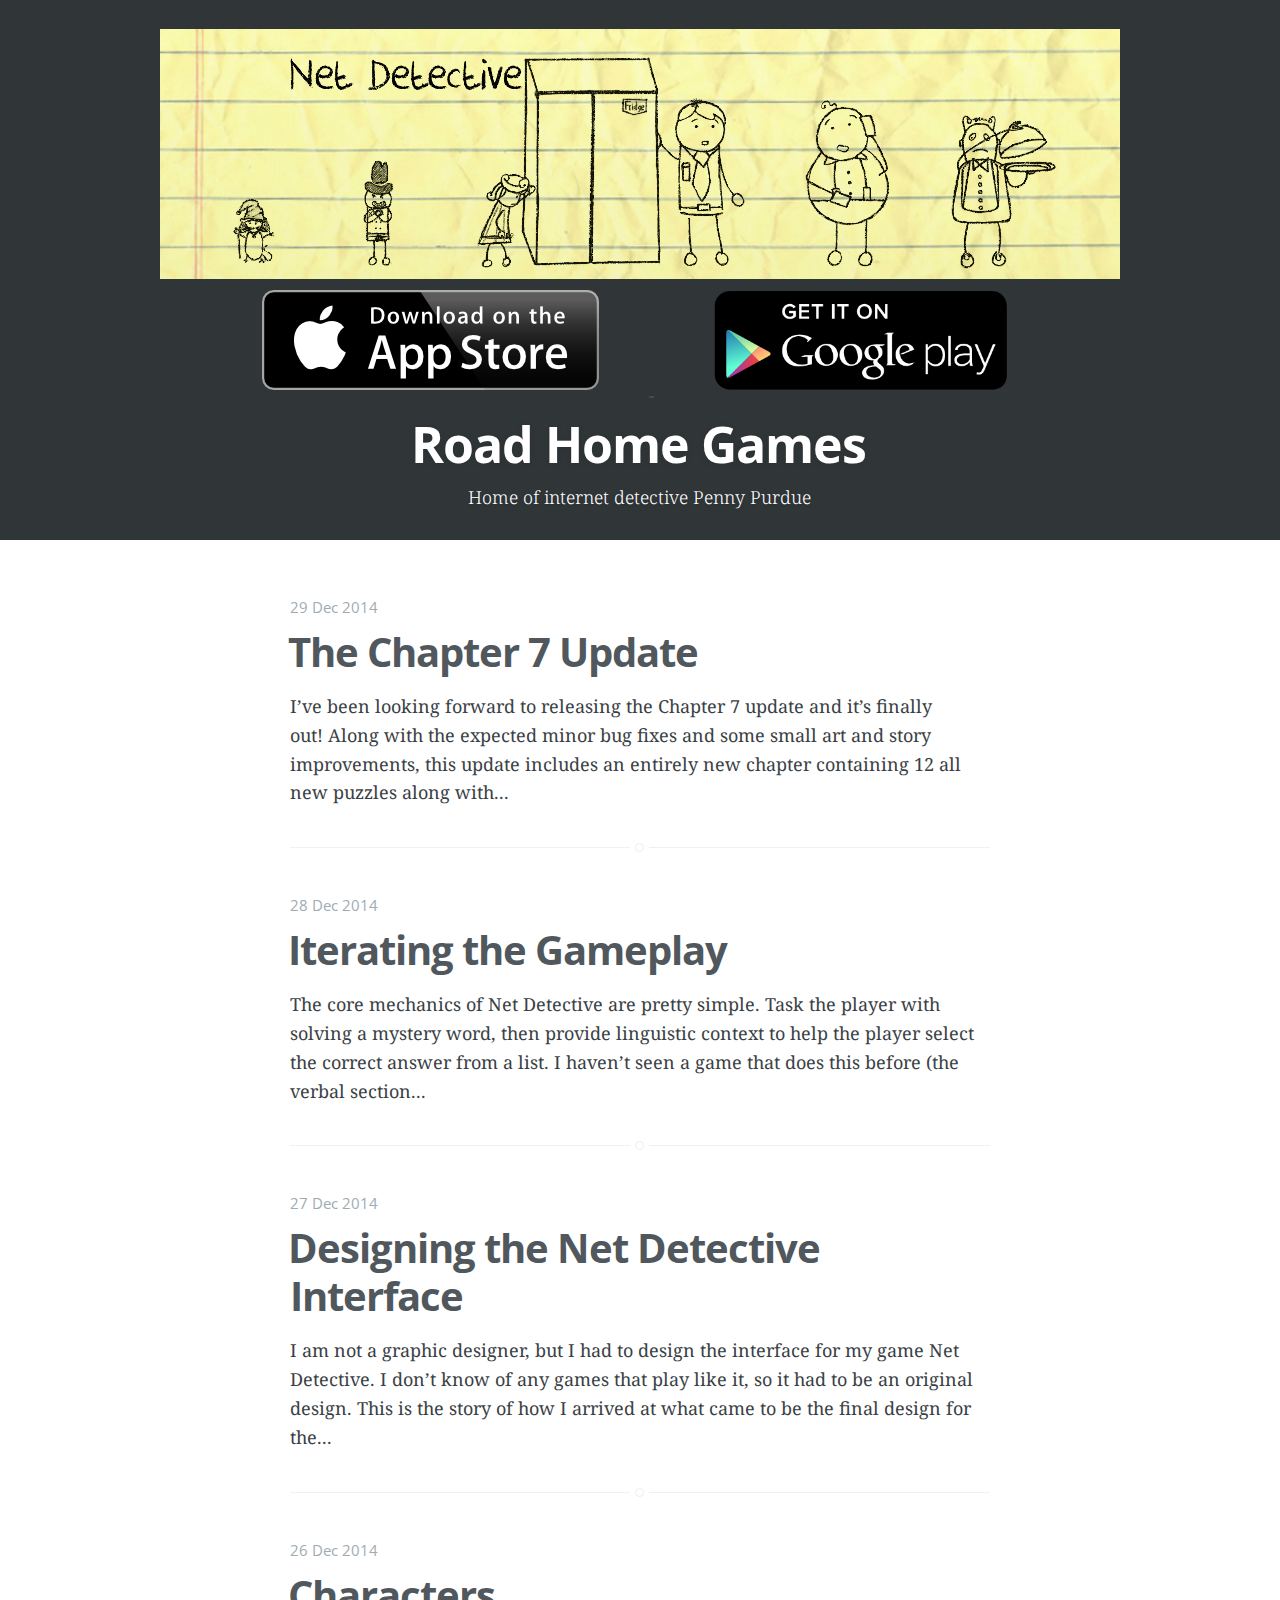
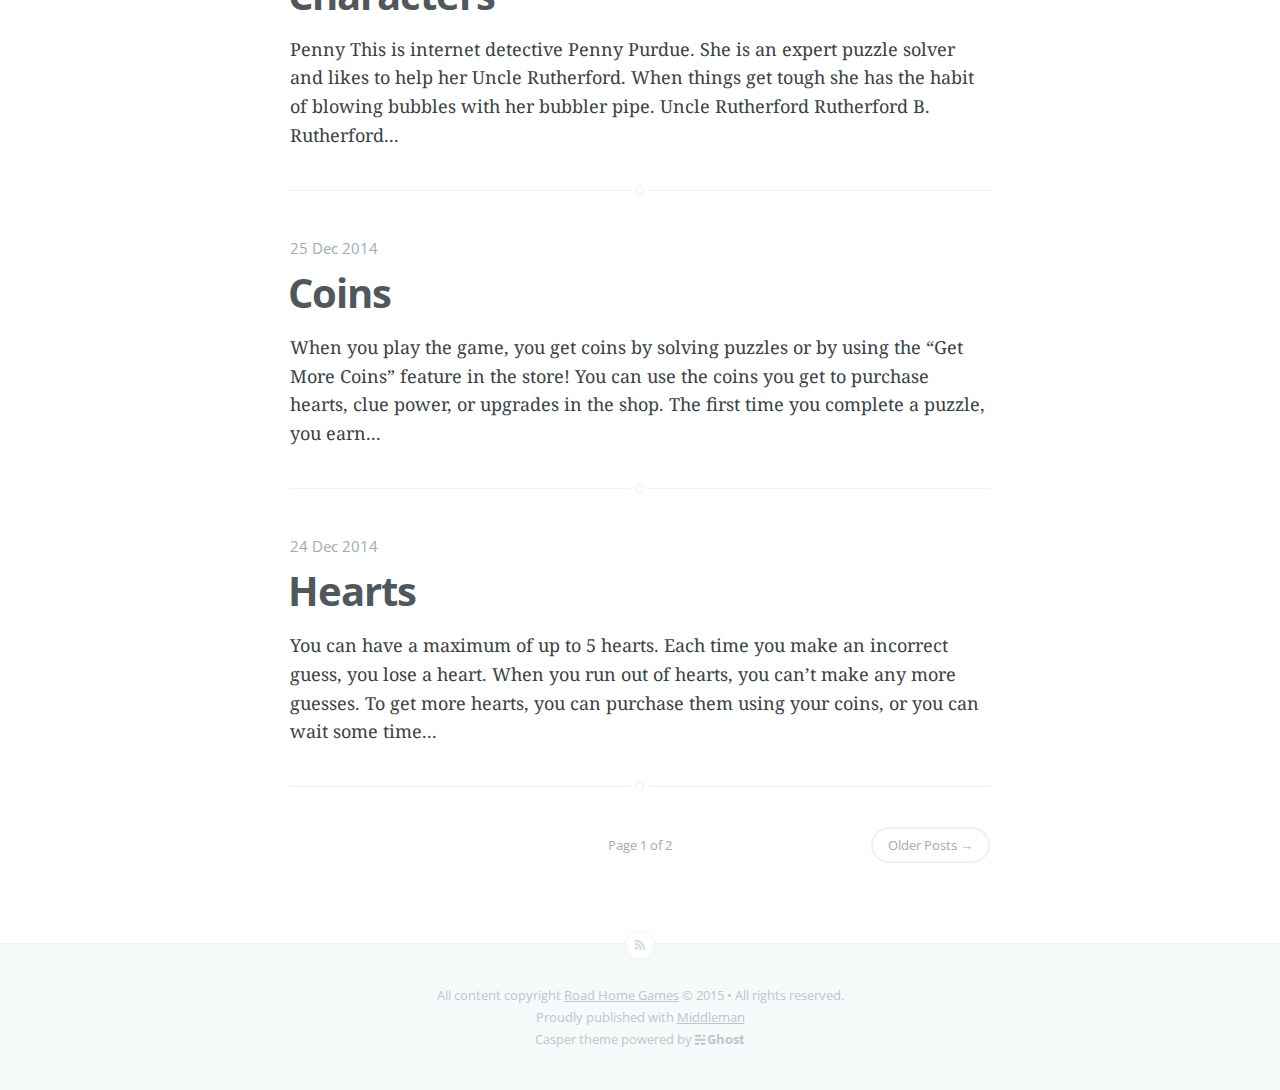
<file: index.html>
<!DOCTYPE html>
<html>
<head>
<title>Road Home Games</title>
<meta content='Home of internet detective Penny Purdue' name='description'>
<meta charset='utf-8'>
<meta content='width=device-width, initial-scale=1.0' name='viewport'>
<meta content='IE=edge' http-equiv='X-UA-Compatible'>
<meta content='True' name='HandheldFriendly'>
<meta content='320' name='MobileOptimized'>
<link rel="alternate" type="application/atom+xml" title="Atom Feed" href="/feed.xml" />
<link href="/images/magnifying_glass_icon.ico" rel="icon" type="image/ico" />
<link href="/stylesheets/application.css" rel="stylesheet" type="text/css" /><link href="/stylesheets/roadhomegames.css" rel="stylesheet" type="text/css" />
<link href='//fonts.googleapis.com/css?family=Noto+Serif:400,700,400italic|Open+Sans:700,400' rel='stylesheet' type='text/css'>
</head>
<body class='home-template'>
<header class='site-head'>
<div class='vertical'>
<div class='site-head-content'>
<a class='net-detective-logo' href='/'>
<img alt="Blog Logo" src="/images/WebsiteBanner1.png" />
</a>
<div class='store-links'>
<a class='apple-link' href='http://appstore.com/netdetectivesolvepuzzleswithcluesfromtheinternet'>
<img alt="App Store" src="/images/AppStoreBadge.png" />
</a>
<a class='google-play-link' href='https://play.google.com/store/apps/details?id=com.RoadHomeGames.NetDetective'>
<img alt="Play Store" src="/images/PlayIcon.png" />
</a>
</div>
<h1 class='blog-title'>Road Home Games</h1>
<h2 class='blog-description'>Home of internet detective Penny Purdue</h2>
</div>
</div>
</header>
<main class='content' role='main'>
<article class='post tag-getting-started'>
<header class='post-header'>
<span class='post-meta'>
<time datetime='2014-12-29'>
29 Dec 2014
</time>
</span>
<h2 class='post-title'><a href="/2014/12/29/the-chapter-7-update/">The Chapter 7 Update</a></h2>
</header>
<section class='post-excerpt'>
<p>
I’ve been looking forward to releasing the Chapter 7 update and it’s finally out! Along with the expected minor bug fixes and some small art and story improvements, this update includes an entirely new chapter containing 12 all new puzzles along with...
</p>
</section>
</article>
<article class='post tag-getting-started'>
<header class='post-header'>
<span class='post-meta'>
<time datetime='2014-12-28'>
28 Dec 2014
</time>
</span>
<h2 class='post-title'><a href="/2014/12/28/iterating-the-gameplay/">Iterating the Gameplay</a></h2>
</header>
<section class='post-excerpt'>
<p>
The core mechanics of Net Detective are pretty simple. Task the player with solving a mystery word, then provide linguistic context to help the player select the correct answer from a list. I haven’t seen a game that does this before (the verbal section...
</p>
</section>
</article>
<article class='post tag-getting-started'>
<header class='post-header'>
<span class='post-meta'>
<time datetime='2014-12-27'>
27 Dec 2014
</time>
</span>
<h2 class='post-title'><a href="/2014/12/27/designing-the-net-detective-interface/">Designing the Net Detective Interface</a></h2>
</header>
<section class='post-excerpt'>
<p>
I am not a graphic designer, but I had to design the interface for my game Net Detective. I don’t know of any games that play like it, so it had to be an original design. This is the story of how I arrived at what came to be the final design for the...
</p>
</section>
</article>
<article class='post tag-getting-started'>
<header class='post-header'>
<span class='post-meta'>
<time datetime='2014-12-26'>
26 Dec 2014
</time>
</span>
<h2 class='post-title'><a href="/2014/12/26/characters/">Characters</a></h2>
</header>
<section class='post-excerpt'>
<p>


Penny


    

This is internet detective Penny Purdue. She is an expert puzzle solver and likes to help her Uncle Rutherford. When things get tough she has the habit of blowing bubbles with her bubbler pipe.


Uncle Rutherford

 Rutherford B. Rutherford...
</p>
</section>
</article>
<article class='post tag-getting-started'>
<header class='post-header'>
<span class='post-meta'>
<time datetime='2014-12-25'>
25 Dec 2014
</time>
</span>
<h2 class='post-title'><a href="/2014/12/25/coins/">Coins</a></h2>
</header>
<section class='post-excerpt'>
<p>


When you play the game, you get coins by solving puzzles or by using the “Get More Coins” feature in the store! You can use the coins you get to purchase hearts, clue power, or upgrades in the shop.

The first time you complete a puzzle, you earn...
</p>
</section>
</article>
<article class='post tag-getting-started'>
<header class='post-header'>
<span class='post-meta'>
<time datetime='2014-12-24'>
24 Dec 2014
</time>
</span>
<h2 class='post-title'><a href="/2014/12/24/Hearts/">Hearts</a></h2>
</header>
<section class='post-excerpt'>
<p>


You can have a maximum of up to 5 hearts. Each time you make an incorrect guess, you lose a heart. When you run out of hearts, you can’t make any more guesses.

To get more hearts, you can purchase them using your coins, or you can wait some time...
</p>
</section>
</article>
<nav class='pagination' role='pagination'>
<span class='page-number'>Page 1 of 2</span>
<a class="older-posts" href="/page/2/">Older Posts →</a>
</nav>
</main>

<footer class='site-footer'>
<a class='subscribe icon-feed' href='/feed.xml'>
<span class='tooltip'>Subscribe!</span>
</a>
<div class='inner'>
<section class='copyright'>
All content copyright
<a href="/">Road Home Games</a>
&copy;
2015
&bull; All rights reserved.
</section>
<section class='poweredby'>
Proudly published with
<a href='http://middlemanapp.com'>Middleman</a>
</section>
<section class='poweredby'>
Casper theme powered by
<a class='icon-ghost' href='https://ghost.org'>Ghost</a>
</section>
</div>
</footer>
<script src="/javascripts/analytics.js" type="text/javascript"></script>
<script src="/javascripts/application.js" type="text/javascript"></script>
</body>
</html>
</file>
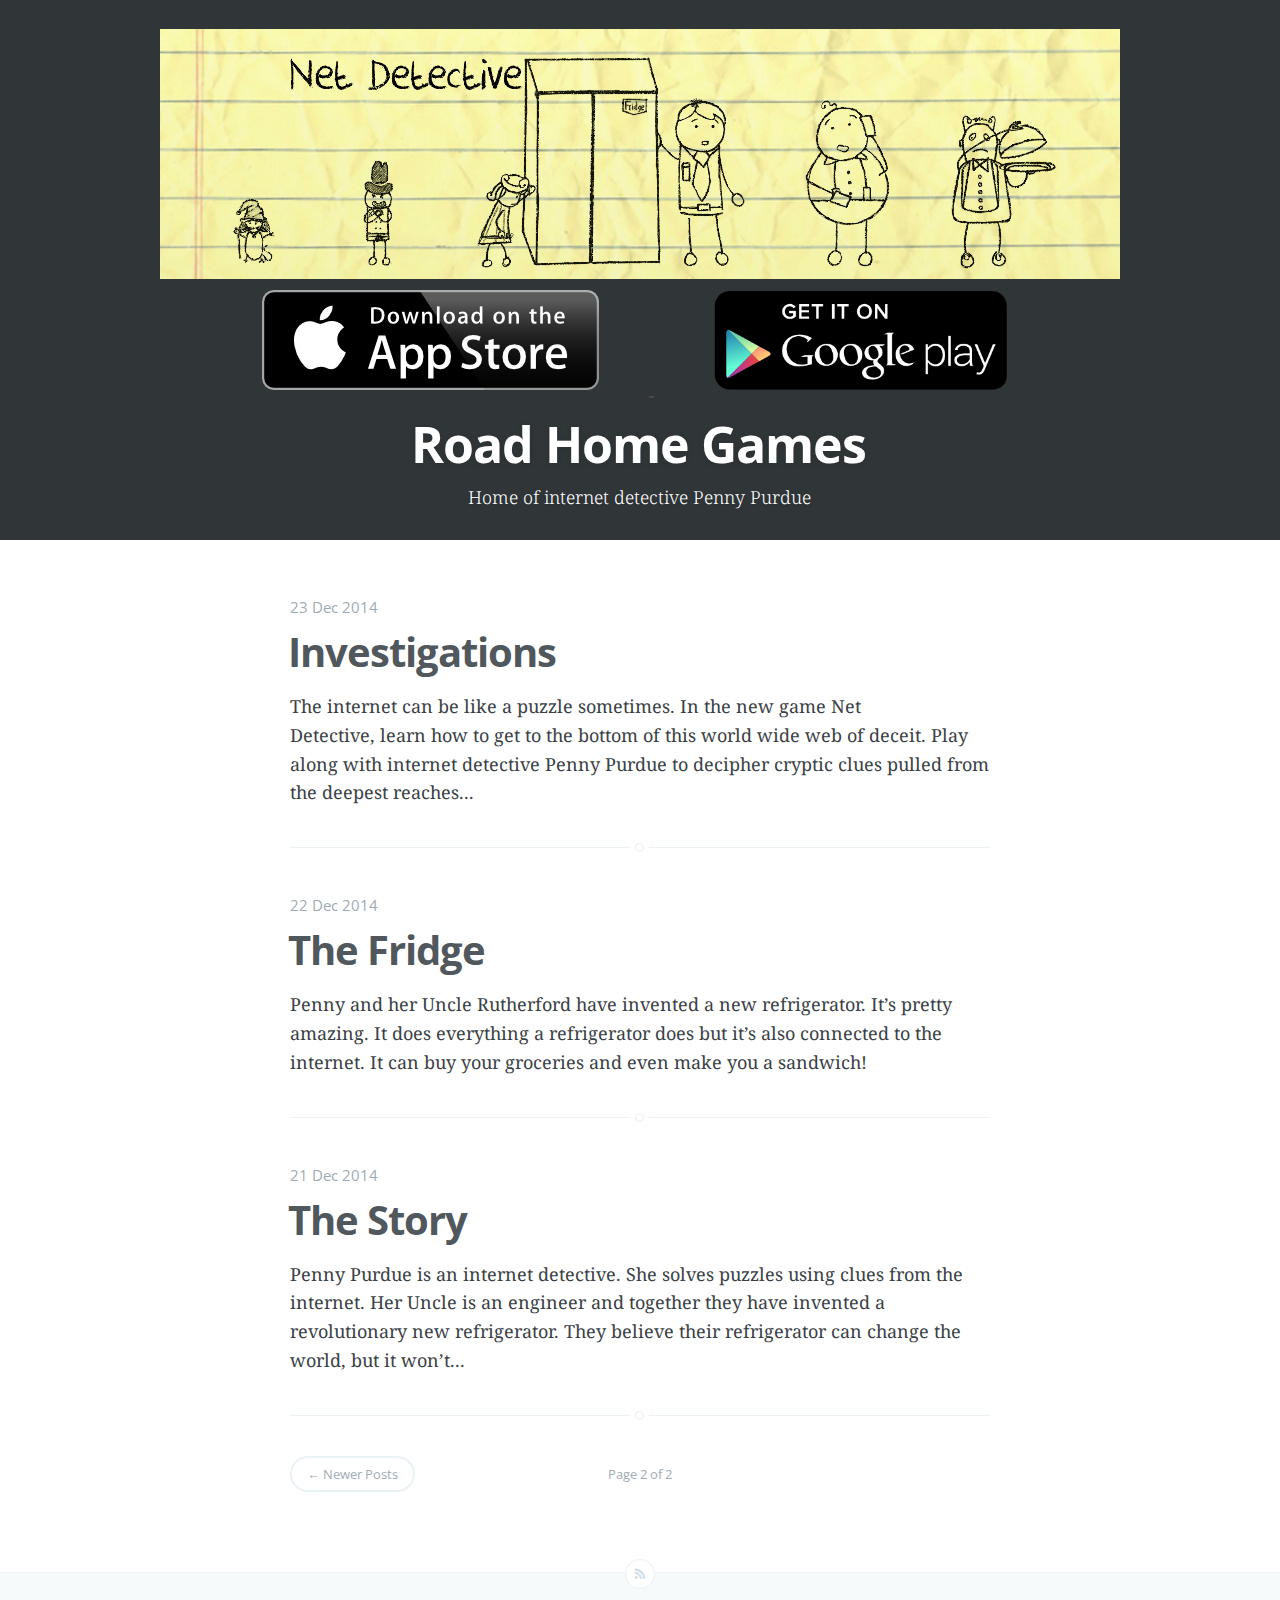
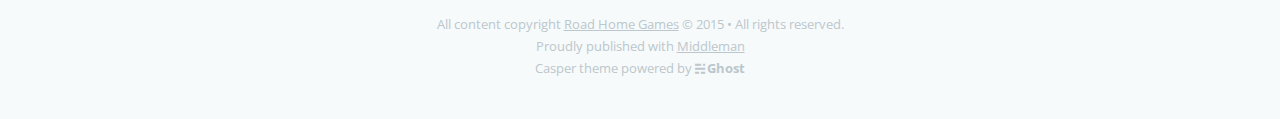
<file: page/2/index.html>
<!DOCTYPE html>
<html>
<head>
<title>Road Home Games</title>
<meta content='Home of internet detective Penny Purdue' name='description'>
<meta charset='utf-8'>
<meta content='width=device-width, initial-scale=1.0' name='viewport'>
<meta content='IE=edge' http-equiv='X-UA-Compatible'>
<meta content='True' name='HandheldFriendly'>
<meta content='320' name='MobileOptimized'>
<link rel="alternate" type="application/atom+xml" title="Atom Feed" href="/feed.xml" />
<link href="/images/magnifying_glass_icon.ico" rel="icon" type="image/ico" />
<link href="/stylesheets/application.css" rel="stylesheet" type="text/css" /><link href="/stylesheets/roadhomegames.css" rel="stylesheet" type="text/css" />
<link href='//fonts.googleapis.com/css?family=Noto+Serif:400,700,400italic|Open+Sans:700,400' rel='stylesheet' type='text/css'>
</head>
<body class='home-template'>
<header class='site-head'>
<div class='vertical'>
<div class='site-head-content'>
<a class='net-detective-logo' href='/'>
<img alt="Blog Logo" src="/images/WebsiteBanner1.png" />
</a>
<div class='store-links'>
<a class='apple-link' href='http://appstore.com/netdetectivesolvepuzzleswithcluesfromtheinternet'>
<img alt="App Store" src="/images/AppStoreBadge.png" />
</a>
<a class='google-play-link' href='https://play.google.com/store/apps/details?id=com.RoadHomeGames.NetDetective'>
<img alt="Play Store" src="/images/PlayIcon.png" />
</a>
</div>
<h1 class='blog-title'>Road Home Games</h1>
<h2 class='blog-description'>Home of internet detective Penny Purdue</h2>
</div>
</div>
</header>
<main class='content' role='main'>
<article class='post tag-getting-started'>
<header class='post-header'>
<span class='post-meta'>
<time datetime='2014-12-23'>
23 Dec 2014
</time>
</span>
<h2 class='post-title'><a href="/2014/12/23/investigations/">Investigations</a></h2>
</header>
<section class='post-excerpt'>
<p>


The internet can be like a puzzle sometimes.

In the new game Net Detective, learn how to get to the bottom of this world wide web of deceit. Play along with internet detective Penny Purdue to decipher cryptic clues pulled from the deepest reaches...
</p>
</section>
</article>
<article class='post tag-getting-started'>
<header class='post-header'>
<span class='post-meta'>
<time datetime='2014-12-22'>
22 Dec 2014
</time>
</span>
<h2 class='post-title'><a href="/2014/12/22/the-fridge/">The Fridge</a></h2>
</header>
<section class='post-excerpt'>
<p>

Penny and her Uncle Rutherford have invented a new refrigerator. It’s pretty amazing. It does everything a refrigerator does but it’s also connected to the internet. It can buy your groceries and even make you a sandwich!

</p>
</section>
</article>
<article class='post tag-getting-started'>
<header class='post-header'>
<span class='post-meta'>
<time datetime='2014-12-21'>
21 Dec 2014
</time>
</span>
<h2 class='post-title'><a href="/2014/12/21/the-story/">The Story</a></h2>
</header>
<section class='post-excerpt'>
<p>


Penny Purdue is an internet detective. She solves puzzles using clues from the internet. Her Uncle is an engineer and together they have invented a revolutionary new refrigerator. They believe their refrigerator can change the world, but it won’t...
</p>
</section>
</article>
<nav class='pagination' role='pagination'>
<a class="newer-posts" href="/">← Newer Posts</a>
<span class='page-number'>Page 2 of 2</span>
</nav>
</main>

<footer class='site-footer'>
<a class='subscribe icon-feed' href='/feed.xml'>
<span class='tooltip'>Subscribe!</span>
</a>
<div class='inner'>
<section class='copyright'>
All content copyright
<a href="/">Road Home Games</a>
&copy;
2015
&bull; All rights reserved.
</section>
<section class='poweredby'>
Proudly published with
<a href='http://middlemanapp.com'>Middleman</a>
</section>
<section class='poweredby'>
Casper theme powered by
<a class='icon-ghost' href='https://ghost.org'>Ghost</a>
</section>
</div>
</footer>
<script src="/javascripts/analytics.js" type="text/javascript"></script>
<script src="/javascripts/application.js" type="text/javascript"></script>
</body>
</html>
</file>
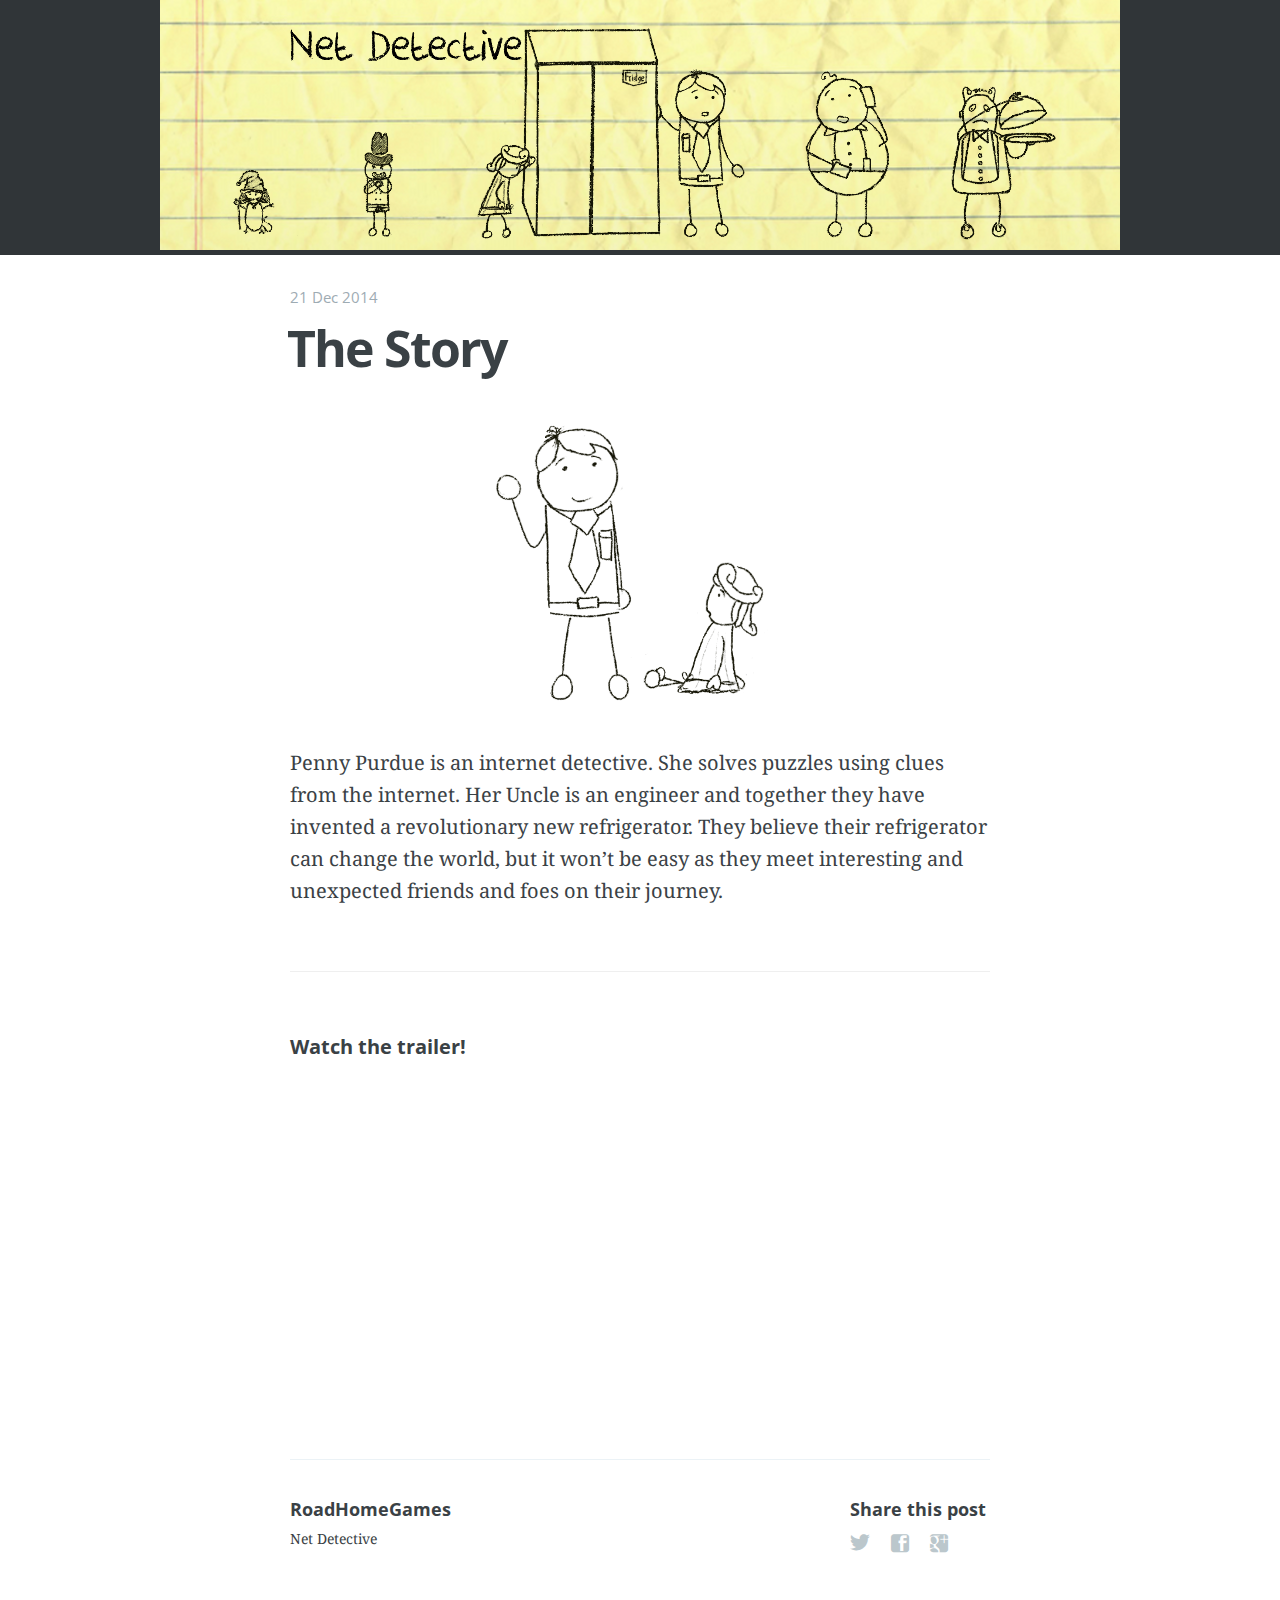
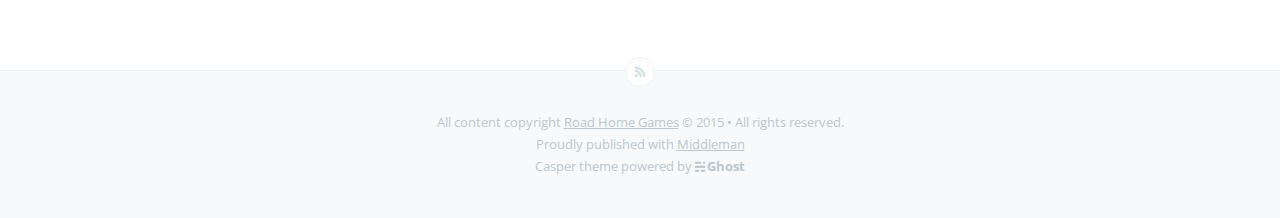
<file: 2014/12/21/the-story/index.html>
<!DOCTYPE html>
<html>
<head>
<title>Road Home Games: The Story</title>
<meta content='Penny Purdue is an internet detective. She solves puzzles using clues from the internet. Her Uncle is an engineer and together they have invented a revolutionary' name='description'>
<meta charset='utf-8'>
<meta content='width=device-width, initial-scale=1.0' name='viewport'>
<meta content='IE=edge' http-equiv='X-UA-Compatible'>
<meta content='True' name='HandheldFriendly'>
<meta content='320' name='MobileOptimized'>
<link rel="alternate" type="application/atom+xml" title="Atom Feed" href="/feed.xml" />
<link href="/images/magnifying_glass_icon.ico" rel="icon" type="image/ico" />
<link href="/stylesheets/application.css" rel="stylesheet" type="text/css" /><link href="/stylesheets/roadhomegames.css" rel="stylesheet" type="text/css" />
<link href='//fonts.googleapis.com/css?family=Noto+Serif:400,700,400italic|Open+Sans:700,400' rel='stylesheet' type='text/css'>
</head>
<body class='post-template tag-getting-started'>
<main class='content' role='main'>
<div class='net-detective-post-container'>
<a class='net-detective-post' href='/'>
<img alt="Blog Logo" src="/images/WebsiteBanner1.png" />
</a>
</div>
<article class='post tag-getting-started'>
<span class='post-meta'>
<time datetime='2014-12-21'>
21 Dec 2014
</time>
</span>
<h1 class='post-title'>The Story</h1>
<section class='post-content'><p><img class="size-medium wp-image-53" alt="Penny and Uncle Rutherford" src="/images/PennyRutherfordDiscussion.png" width="300" height="281" /></p>

<p>Penny Purdue is an internet detective. She solves puzzles using clues from the internet. Her Uncle is an engineer and together they have invented a revolutionary new refrigerator. They believe their refrigerator can change the world, but it won&rsquo;t be easy as they meet interesting and unexpected friends and foes on their journey.</p>

<hr>

<h6>Watch the trailer!</h6>

<iframe width="560" height="315" src="//www.youtube.com/embed/errFp7kuI0k" frameborder="0" allowfullscreen></iframe>
</section>
<footer class='post-footer'>
<section class='author'>
<h4>RoadHomeGames</h4>
<p>Net Detective</p>
</section>
<section class='share'>
<h4>Share this post</h4>
<a class='icon-twitter' href='https://twitter.com/share?text=The Story&amp;amp;url=http://www.example.com/2014/12/21/the-story/' onclick="window.open(this.href, 'twitter-share', 'width=550,height=235');return false;">
<span class='hidden'>Twitter</span>
</a>
<a class='icon-facebook' href='https://www.facebook.com/sharer/sharer.php?u=http://www.example.com/2014/12/21/the-story/' onclick="window.open(this.href, 'facebook-share','width=580,height=296');return false;">
<span class='hidden'>Facebook</span>
</a>
<a class='icon-google-plus' href='https://plus.google.com/share?url=http://www.example.com/2014/12/21/the-story/' onclick="window.open(this.href, 'google-plus-share', 'width=490,height=530');return false;">
<span class='hidden'>Google+</span>
</a>
</section>
</footer>
</article>
</main>

<footer class='site-footer'>
<a class='subscribe icon-feed' href='/feed.xml'>
<span class='tooltip'>Subscribe!</span>
</a>
<div class='inner'>
<section class='copyright'>
All content copyright
<a href="/">Road Home Games</a>
&copy;
2015
&bull; All rights reserved.
</section>
<section class='poweredby'>
Proudly published with
<a href='http://middlemanapp.com'>Middleman</a>
</section>
<section class='poweredby'>
Casper theme powered by
<a class='icon-ghost' href='https://ghost.org'>Ghost</a>
</section>
</div>
</footer>
<script src="/javascripts/analytics.js" type="text/javascript"></script>
<script src="/javascripts/application.js" type="text/javascript"></script>
</body>
</html>
</file>
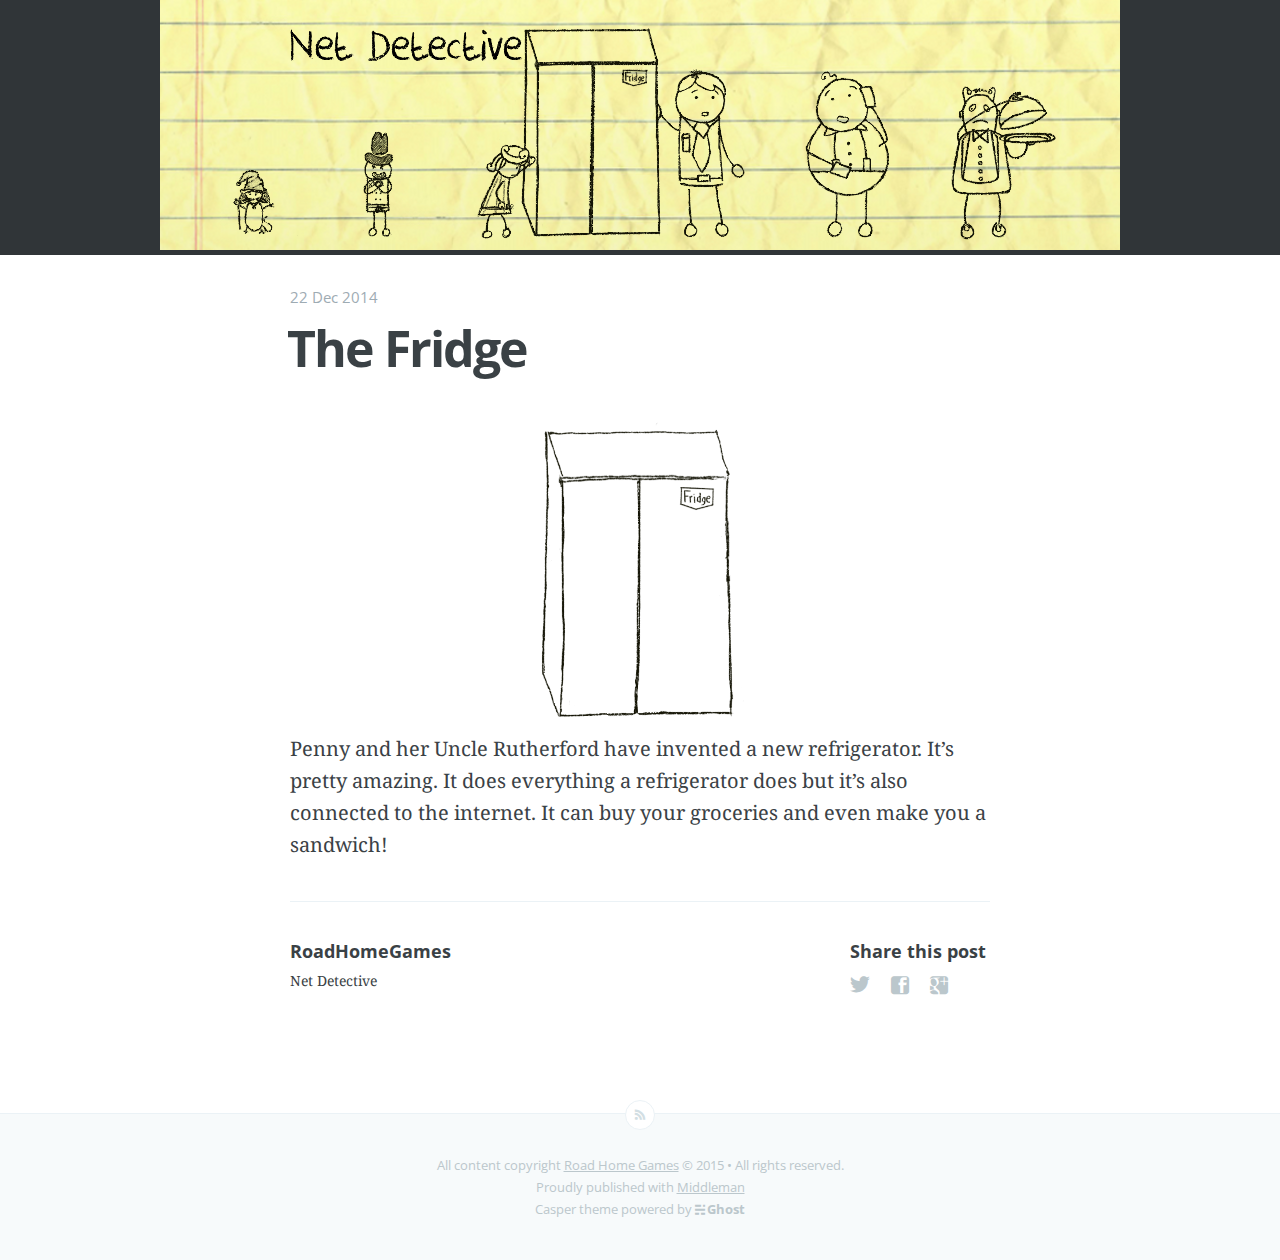
<file: 2014/12/22/the-fridge/index.html>
<!DOCTYPE html>
<html>
<head>
<title>Road Home Games: The Fridge</title>
<meta content='Penny and her Uncle Rutherford have invented a new refrigerator. It’s pretty amazing. It does everything a refrigerator does but it’s also connected to' name='description'>
<meta charset='utf-8'>
<meta content='width=device-width, initial-scale=1.0' name='viewport'>
<meta content='IE=edge' http-equiv='X-UA-Compatible'>
<meta content='True' name='HandheldFriendly'>
<meta content='320' name='MobileOptimized'>
<link rel="alternate" type="application/atom+xml" title="Atom Feed" href="/feed.xml" />
<link href="/images/magnifying_glass_icon.ico" rel="icon" type="image/ico" />
<link href="/stylesheets/application.css" rel="stylesheet" type="text/css" /><link href="/stylesheets/roadhomegames.css" rel="stylesheet" type="text/css" />
<link href='//fonts.googleapis.com/css?family=Noto+Serif:400,700,400italic|Open+Sans:700,400' rel='stylesheet' type='text/css'>
</head>
<body class='post-template tag-getting-started'>
<main class='content' role='main'>
<div class='net-detective-post-container'>
<a class='net-detective-post' href='/'>
<img alt="Blog Logo" src="/images/WebsiteBanner1.png" />
</a>
</div>
<article class='post tag-getting-started'>
<span class='post-meta'>
<time datetime='2014-12-22'>
22 Dec 2014
</time>
</span>
<h1 class='post-title'>The Fridge</h1>
<section class='post-content'><p><a href="/images/Fridge.png"><img class="size-medium wp-image-48 aligncenter" alt="Fridge" src="/images/Fridge.png" width="215" height="300" /></a>
Penny and her Uncle Rutherford have invented a new refrigerator. It&rsquo;s pretty amazing. It does everything a refrigerator does but it&rsquo;s also connected to the internet. It can buy your groceries and even make you a sandwich!</p>
</section>
<footer class='post-footer'>
<section class='author'>
<h4>RoadHomeGames</h4>
<p>Net Detective</p>
</section>
<section class='share'>
<h4>Share this post</h4>
<a class='icon-twitter' href='https://twitter.com/share?text=The Fridge&amp;amp;url=http://www.example.com/2014/12/22/the-fridge/' onclick="window.open(this.href, 'twitter-share', 'width=550,height=235');return false;">
<span class='hidden'>Twitter</span>
</a>
<a class='icon-facebook' href='https://www.facebook.com/sharer/sharer.php?u=http://www.example.com/2014/12/22/the-fridge/' onclick="window.open(this.href, 'facebook-share','width=580,height=296');return false;">
<span class='hidden'>Facebook</span>
</a>
<a class='icon-google-plus' href='https://plus.google.com/share?url=http://www.example.com/2014/12/22/the-fridge/' onclick="window.open(this.href, 'google-plus-share', 'width=490,height=530');return false;">
<span class='hidden'>Google+</span>
</a>
</section>
</footer>
</article>
</main>

<footer class='site-footer'>
<a class='subscribe icon-feed' href='/feed.xml'>
<span class='tooltip'>Subscribe!</span>
</a>
<div class='inner'>
<section class='copyright'>
All content copyright
<a href="/">Road Home Games</a>
&copy;
2015
&bull; All rights reserved.
</section>
<section class='poweredby'>
Proudly published with
<a href='http://middlemanapp.com'>Middleman</a>
</section>
<section class='poweredby'>
Casper theme powered by
<a class='icon-ghost' href='https://ghost.org'>Ghost</a>
</section>
</div>
</footer>
<script src="/javascripts/analytics.js" type="text/javascript"></script>
<script src="/javascripts/application.js" type="text/javascript"></script>
</body>
</html>
</file>
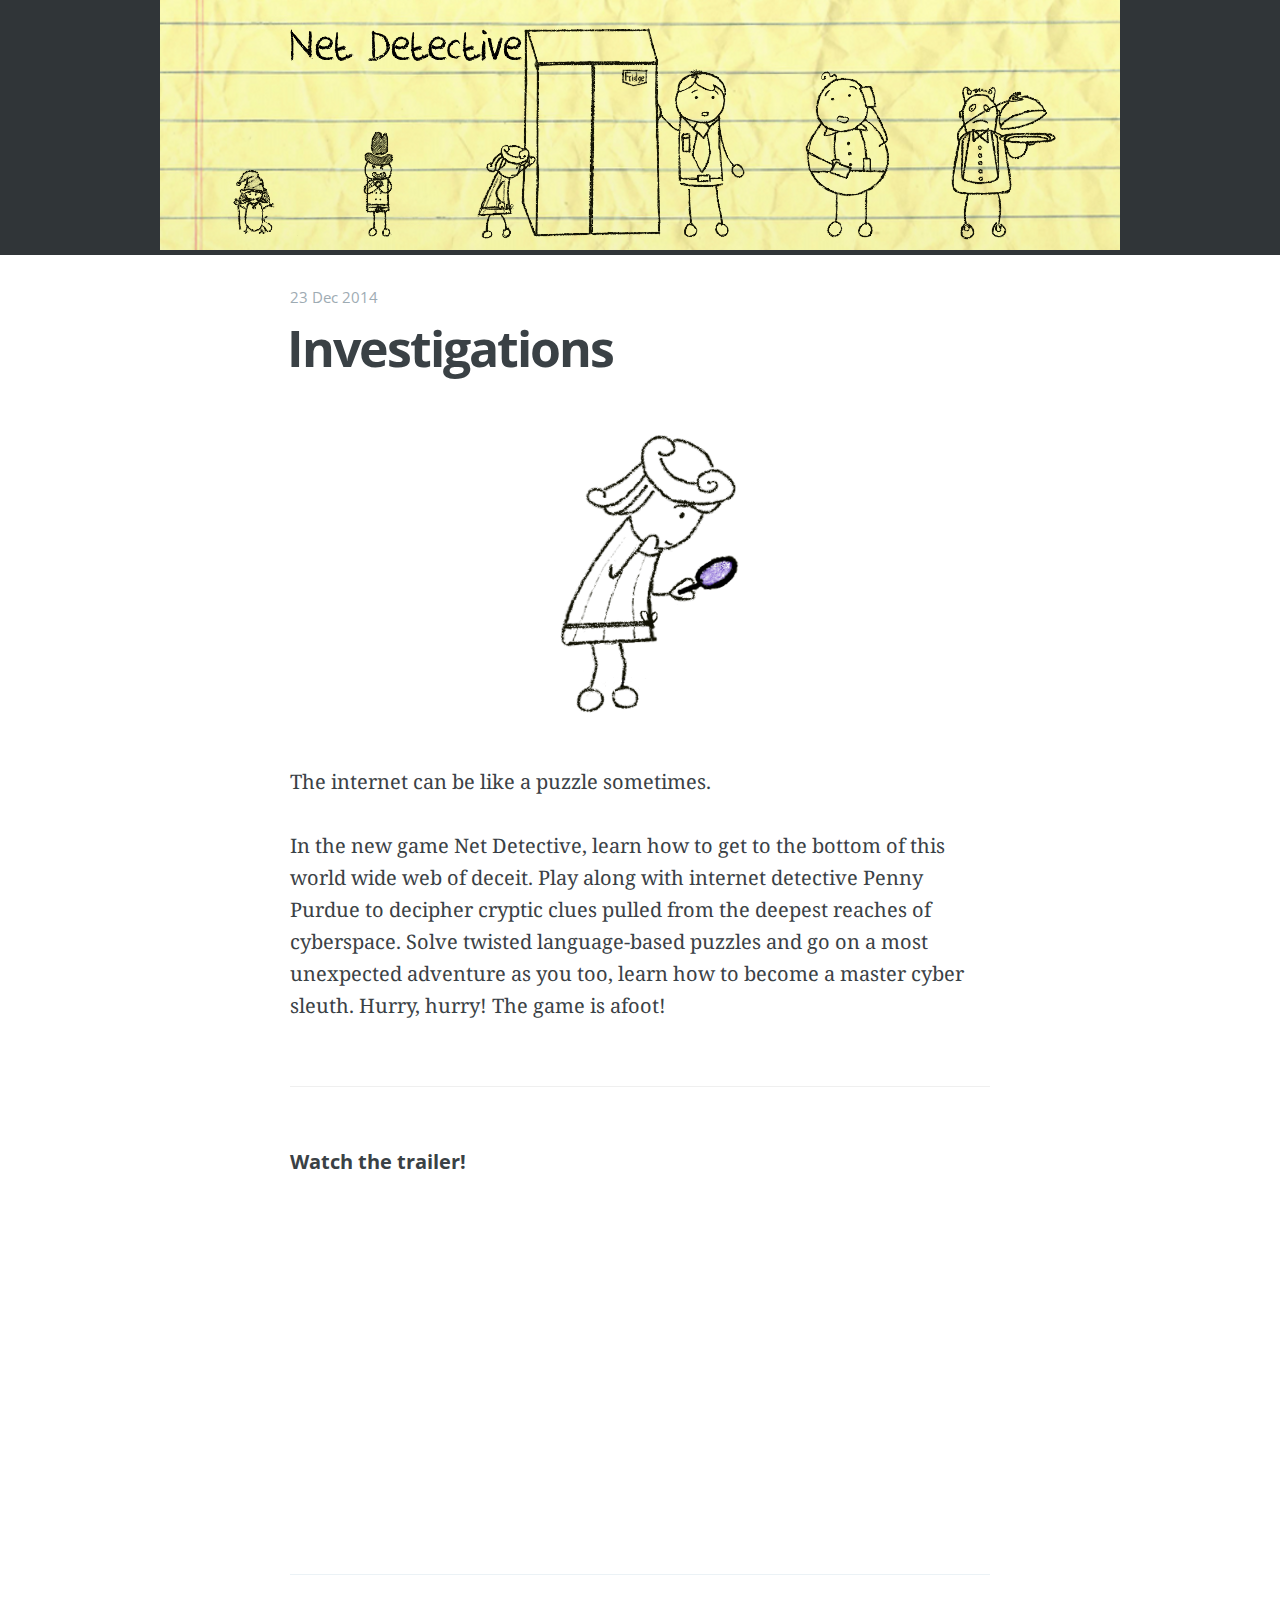
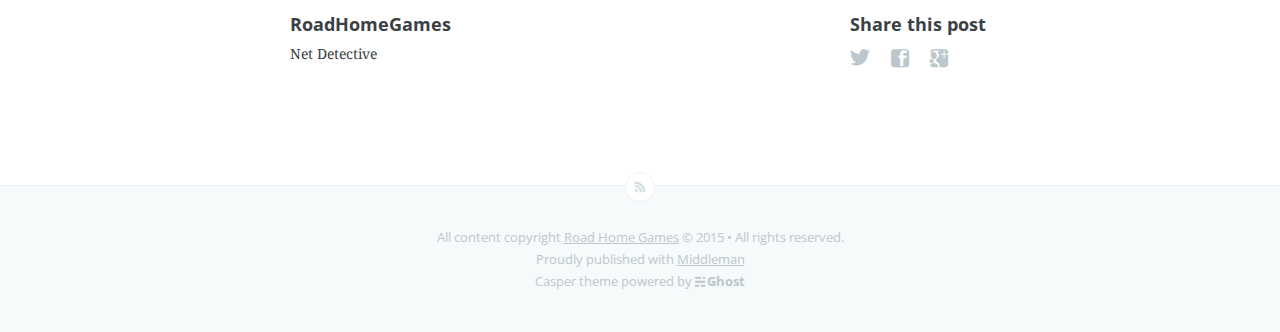
<file: 2014/12/23/investigations/index.html>
<!DOCTYPE html>
<html>
<head>
<title>Road Home Games: Investigations</title>
<meta content='The internet can be like a puzzle sometimes. In the new game Net Detective, learn how to get to the bottom of this world wide web of deceit. Play along' name='description'>
<meta charset='utf-8'>
<meta content='width=device-width, initial-scale=1.0' name='viewport'>
<meta content='IE=edge' http-equiv='X-UA-Compatible'>
<meta content='True' name='HandheldFriendly'>
<meta content='320' name='MobileOptimized'>
<link rel="alternate" type="application/atom+xml" title="Atom Feed" href="/feed.xml" />
<link href="/images/magnifying_glass_icon.ico" rel="icon" type="image/ico" />
<link href="/stylesheets/application.css" rel="stylesheet" type="text/css" /><link href="/stylesheets/roadhomegames.css" rel="stylesheet" type="text/css" />
<link href='//fonts.googleapis.com/css?family=Noto+Serif:400,700,400italic|Open+Sans:700,400' rel='stylesheet' type='text/css'>
</head>
<body class='post-template tag-getting-started'>
<main class='content' role='main'>
<div class='net-detective-post-container'>
<a class='net-detective-post' href='/'>
<img alt="Blog Logo" src="/images/WebsiteBanner1.png" />
</a>
</div>
<article class='post tag-getting-started'>
<span class='post-meta'>
<time datetime='2014-12-23'>
23 Dec 2014
</time>
</span>
<h1 class='post-title'>Investigations</h1>
<section class='post-content'><p><a href="/images/Investigations.png"><img class="size-medium wp-image-39" alt="Conducting an investigation" src="/images/Investigations.png" width="300" height="300" /></a></p>

<p>The internet can be like a puzzle sometimes.</p>

<p>In the new game Net Detective, learn how to get to the bottom of this world wide web of deceit. Play along with internet detective Penny Purdue to decipher cryptic clues pulled from the deepest reaches of cyberspace. Solve twisted language-based puzzles and go on a most unexpected adventure as you too, learn how to become a master cyber sleuth. Hurry, hurry! The game is afoot!</p>

<hr>

<h6>Watch the trailer!</h6>

<iframe width="560" height="315" src="//www.youtube.com/embed/errFp7kuI0k" frameborder="0" allowfullscreen></iframe>
</section>
<footer class='post-footer'>
<section class='author'>
<h4>RoadHomeGames</h4>
<p>Net Detective</p>
</section>
<section class='share'>
<h4>Share this post</h4>
<a class='icon-twitter' href='https://twitter.com/share?text=Investigations&amp;amp;url=http://www.example.com/2014/12/23/investigations/' onclick="window.open(this.href, 'twitter-share', 'width=550,height=235');return false;">
<span class='hidden'>Twitter</span>
</a>
<a class='icon-facebook' href='https://www.facebook.com/sharer/sharer.php?u=http://www.example.com/2014/12/23/investigations/' onclick="window.open(this.href, 'facebook-share','width=580,height=296');return false;">
<span class='hidden'>Facebook</span>
</a>
<a class='icon-google-plus' href='https://plus.google.com/share?url=http://www.example.com/2014/12/23/investigations/' onclick="window.open(this.href, 'google-plus-share', 'width=490,height=530');return false;">
<span class='hidden'>Google+</span>
</a>
</section>
</footer>
</article>
</main>

<footer class='site-footer'>
<a class='subscribe icon-feed' href='/feed.xml'>
<span class='tooltip'>Subscribe!</span>
</a>
<div class='inner'>
<section class='copyright'>
All content copyright
<a href="/">Road Home Games</a>
&copy;
2015
&bull; All rights reserved.
</section>
<section class='poweredby'>
Proudly published with
<a href='http://middlemanapp.com'>Middleman</a>
</section>
<section class='poweredby'>
Casper theme powered by
<a class='icon-ghost' href='https://ghost.org'>Ghost</a>
</section>
</div>
</footer>
<script src="/javascripts/analytics.js" type="text/javascript"></script>
<script src="/javascripts/application.js" type="text/javascript"></script>
</body>
</html>
</file>
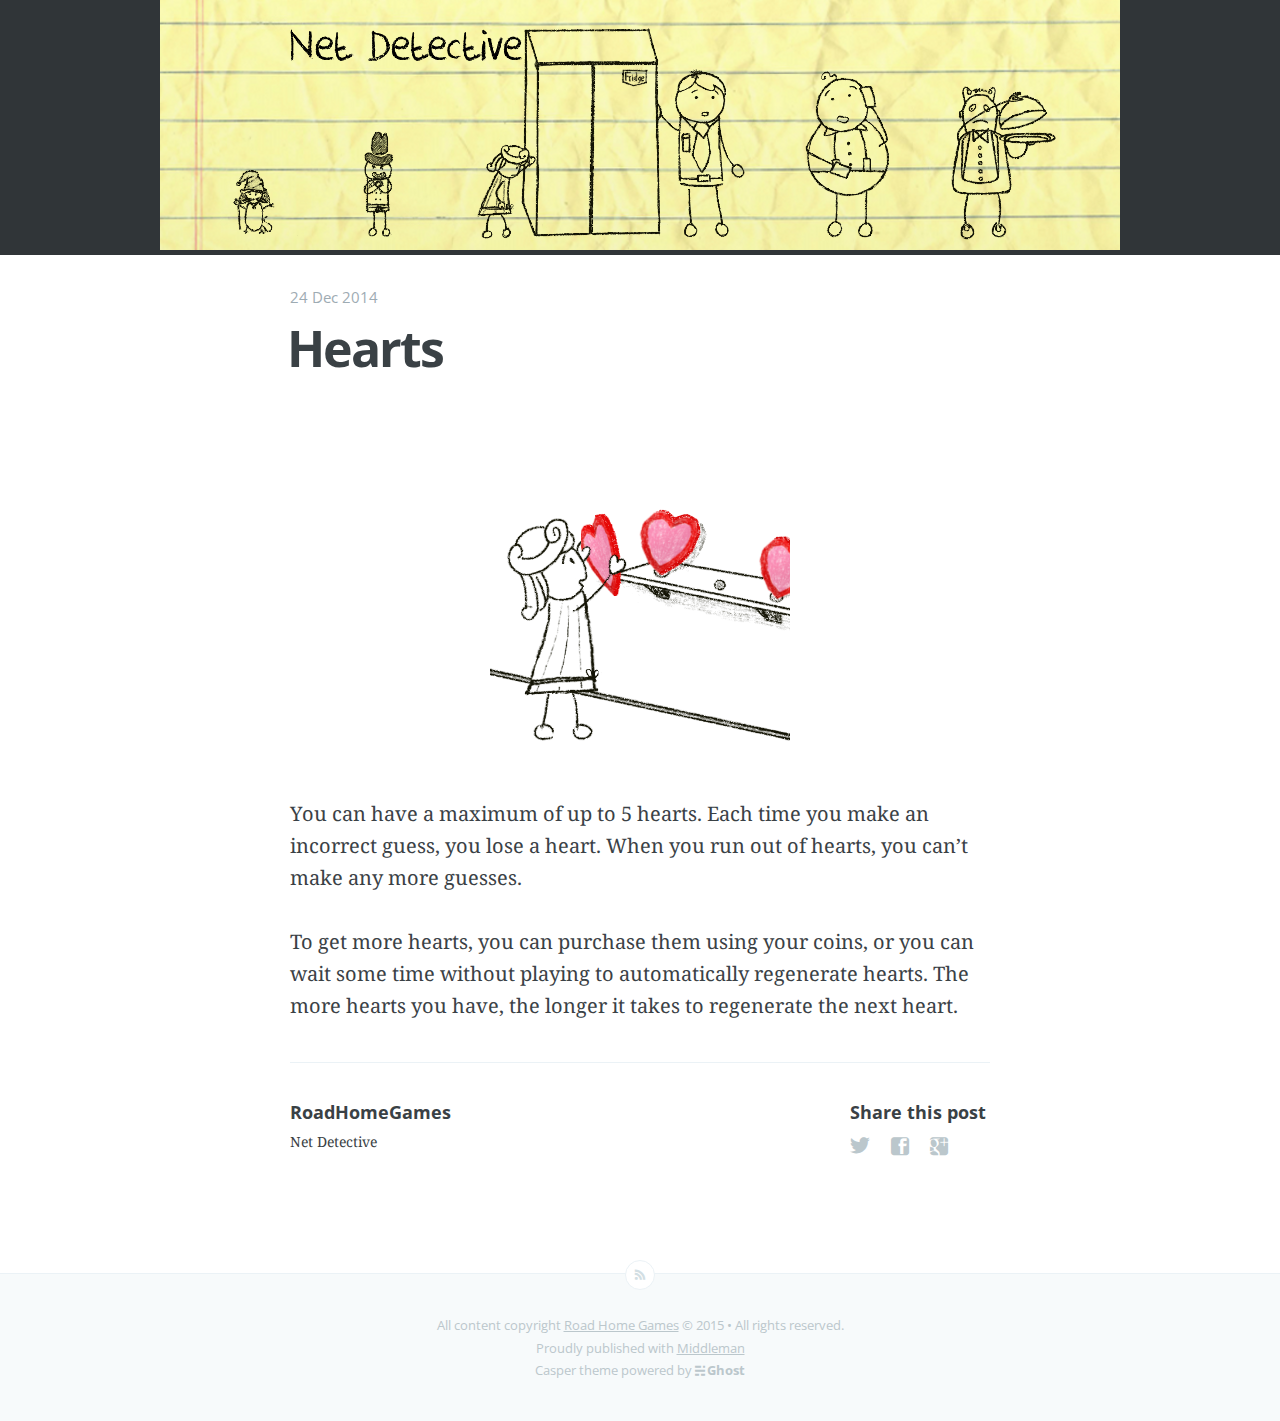
<file: 2014/12/24/Hearts/index.html>
<!DOCTYPE html>
<html>
<head>
<title>Road Home Games: Hearts</title>
<meta content='You can have a maximum of up to 5 hearts. Each time you make an incorrect guess, you lose a heart. When you run out of hearts, you can’t make any more' name='description'>
<meta charset='utf-8'>
<meta content='width=device-width, initial-scale=1.0' name='viewport'>
<meta content='IE=edge' http-equiv='X-UA-Compatible'>
<meta content='True' name='HandheldFriendly'>
<meta content='320' name='MobileOptimized'>
<link rel="alternate" type="application/atom+xml" title="Atom Feed" href="/feed.xml" />
<link href="/images/magnifying_glass_icon.ico" rel="icon" type="image/ico" />
<link href="/stylesheets/application.css" rel="stylesheet" type="text/css" /><link href="/stylesheets/roadhomegames.css" rel="stylesheet" type="text/css" />
<link href='//fonts.googleapis.com/css?family=Noto+Serif:400,700,400italic|Open+Sans:700,400' rel='stylesheet' type='text/css'>
</head>
<body class='post-template tag-getting-started'>
<main class='content' role='main'>
<div class='net-detective-post-container'>
<a class='net-detective-post' href='/'>
<img alt="Blog Logo" src="/images/WebsiteBanner1.png" />
</a>
</div>
<article class='post tag-getting-started'>
<span class='post-meta'>
<time datetime='2014-12-24'>
24 Dec 2014
</time>
</span>
<h1 class='post-title'>Hearts</h1>
<section class='post-content'><p><a href="/images/HasHearts1.png"><br /><img class="size-medium wp-image-58" alt="Adding a heart to the collection" src="/images/HasHearts1.png" width="300" height="300" /></a></p>

<p>You can have a maximum of up to 5 hearts. Each time you make an incorrect guess, you lose a heart. When you run out of hearts, you can&rsquo;t make any more guesses.</p>

<p>To get more hearts, you can purchase them using your coins, or you can wait some time without playing to automatically regenerate hearts. The more hearts you have, the longer it takes to regenerate the next heart.</p>
</section>
<footer class='post-footer'>
<section class='author'>
<h4>RoadHomeGames</h4>
<p>Net Detective</p>
</section>
<section class='share'>
<h4>Share this post</h4>
<a class='icon-twitter' href='https://twitter.com/share?text=Hearts&amp;amp;url=http://www.example.com/2014/12/24/Hearts/' onclick="window.open(this.href, 'twitter-share', 'width=550,height=235');return false;">
<span class='hidden'>Twitter</span>
</a>
<a class='icon-facebook' href='https://www.facebook.com/sharer/sharer.php?u=http://www.example.com/2014/12/24/Hearts/' onclick="window.open(this.href, 'facebook-share','width=580,height=296');return false;">
<span class='hidden'>Facebook</span>
</a>
<a class='icon-google-plus' href='https://plus.google.com/share?url=http://www.example.com/2014/12/24/Hearts/' onclick="window.open(this.href, 'google-plus-share', 'width=490,height=530');return false;">
<span class='hidden'>Google+</span>
</a>
</section>
</footer>
</article>
</main>

<footer class='site-footer'>
<a class='subscribe icon-feed' href='/feed.xml'>
<span class='tooltip'>Subscribe!</span>
</a>
<div class='inner'>
<section class='copyright'>
All content copyright
<a href="/">Road Home Games</a>
&copy;
2015
&bull; All rights reserved.
</section>
<section class='poweredby'>
Proudly published with
<a href='http://middlemanapp.com'>Middleman</a>
</section>
<section class='poweredby'>
Casper theme powered by
<a class='icon-ghost' href='https://ghost.org'>Ghost</a>
</section>
</div>
</footer>
<script src="/javascripts/analytics.js" type="text/javascript"></script>
<script src="/javascripts/application.js" type="text/javascript"></script>
</body>
</html>
</file>
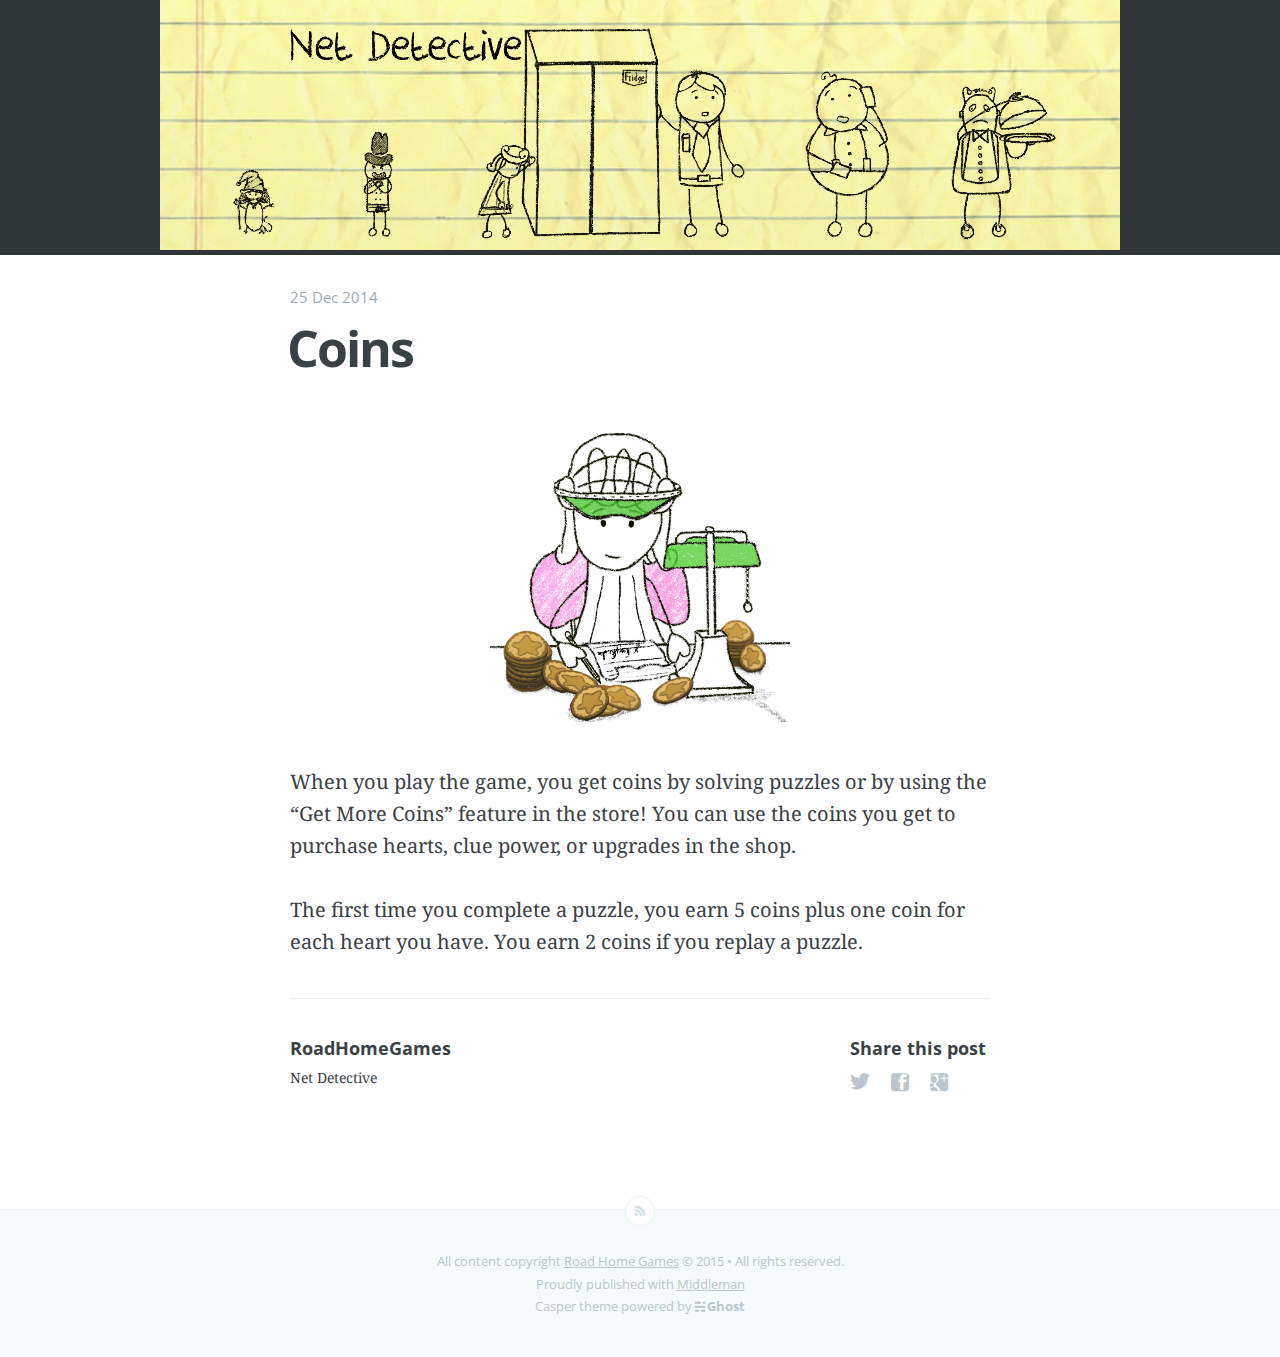
<file: 2014/12/25/coins/index.html>
<!DOCTYPE html>
<html>
<head>
<title>Road Home Games: Coins</title>
<meta content='When you play the game, you get coins by solving puzzles or by using the “Get More Coins” feature in the store! You can use the coins you get to purchase' name='description'>
<meta charset='utf-8'>
<meta content='width=device-width, initial-scale=1.0' name='viewport'>
<meta content='IE=edge' http-equiv='X-UA-Compatible'>
<meta content='True' name='HandheldFriendly'>
<meta content='320' name='MobileOptimized'>
<link rel="alternate" type="application/atom+xml" title="Atom Feed" href="/feed.xml" />
<link href="/images/magnifying_glass_icon.ico" rel="icon" type="image/ico" />
<link href="/stylesheets/application.css" rel="stylesheet" type="text/css" /><link href="/stylesheets/roadhomegames.css" rel="stylesheet" type="text/css" />
<link href='//fonts.googleapis.com/css?family=Noto+Serif:400,700,400italic|Open+Sans:700,400' rel='stylesheet' type='text/css'>
</head>
<body class='post-template tag-getting-started'>
<main class='content' role='main'>
<div class='net-detective-post-container'>
<a class='net-detective-post' href='/'>
<img alt="Blog Logo" src="/images/WebsiteBanner1.png" />
</a>
</div>
<article class='post tag-getting-started'>
<span class='post-meta'>
<time datetime='2014-12-25'>
25 Dec 2014
</time>
</span>
<h1 class='post-title'>Coins</h1>
<section class='post-content'><p><a href="/images/PennyAccountant.png"><img class="size-medium wp-image-6" alt="This is Penny in the counting house!" src="/images/PennyAccountant.png" width="300" height="300" /></a></p>

<p>When you play the game, you get coins by solving puzzles or by using the &ldquo;Get More Coins&rdquo; feature in the store! You can use the coins you get to purchase hearts, clue power, or upgrades in the shop.</p>

<p>The first time you complete a puzzle, you earn 5 coins plus one coin for each heart you have. You earn 2 coins if you replay a puzzle.</p>
</section>
<footer class='post-footer'>
<section class='author'>
<h4>RoadHomeGames</h4>
<p>Net Detective</p>
</section>
<section class='share'>
<h4>Share this post</h4>
<a class='icon-twitter' href='https://twitter.com/share?text=Coins&amp;amp;url=http://www.example.com/2014/12/25/coins/' onclick="window.open(this.href, 'twitter-share', 'width=550,height=235');return false;">
<span class='hidden'>Twitter</span>
</a>
<a class='icon-facebook' href='https://www.facebook.com/sharer/sharer.php?u=http://www.example.com/2014/12/25/coins/' onclick="window.open(this.href, 'facebook-share','width=580,height=296');return false;">
<span class='hidden'>Facebook</span>
</a>
<a class='icon-google-plus' href='https://plus.google.com/share?url=http://www.example.com/2014/12/25/coins/' onclick="window.open(this.href, 'google-plus-share', 'width=490,height=530');return false;">
<span class='hidden'>Google+</span>
</a>
</section>
</footer>
</article>
</main>

<footer class='site-footer'>
<a class='subscribe icon-feed' href='/feed.xml'>
<span class='tooltip'>Subscribe!</span>
</a>
<div class='inner'>
<section class='copyright'>
All content copyright
<a href="/">Road Home Games</a>
&copy;
2015
&bull; All rights reserved.
</section>
<section class='poweredby'>
Proudly published with
<a href='http://middlemanapp.com'>Middleman</a>
</section>
<section class='poweredby'>
Casper theme powered by
<a class='icon-ghost' href='https://ghost.org'>Ghost</a>
</section>
</div>
</footer>
<script src="/javascripts/analytics.js" type="text/javascript"></script>
<script src="/javascripts/application.js" type="text/javascript"></script>
</body>
</html>
</file>
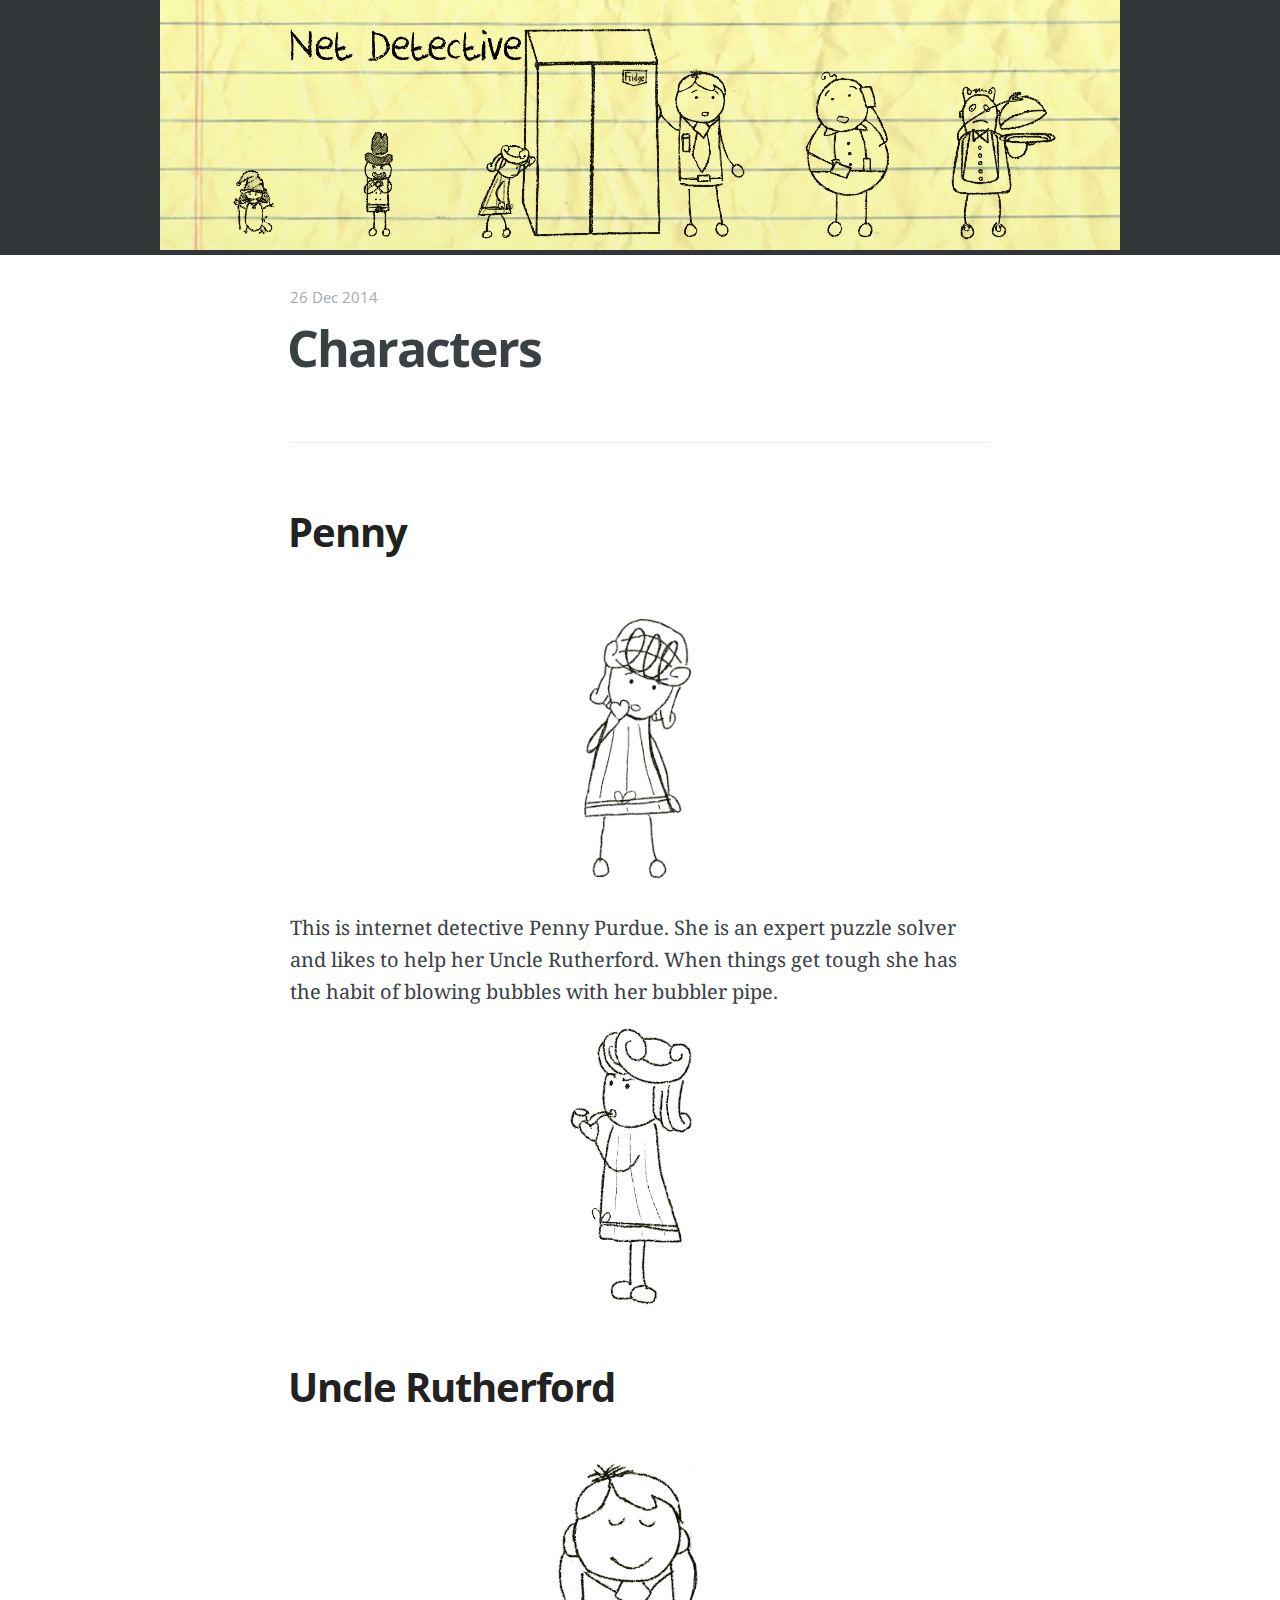
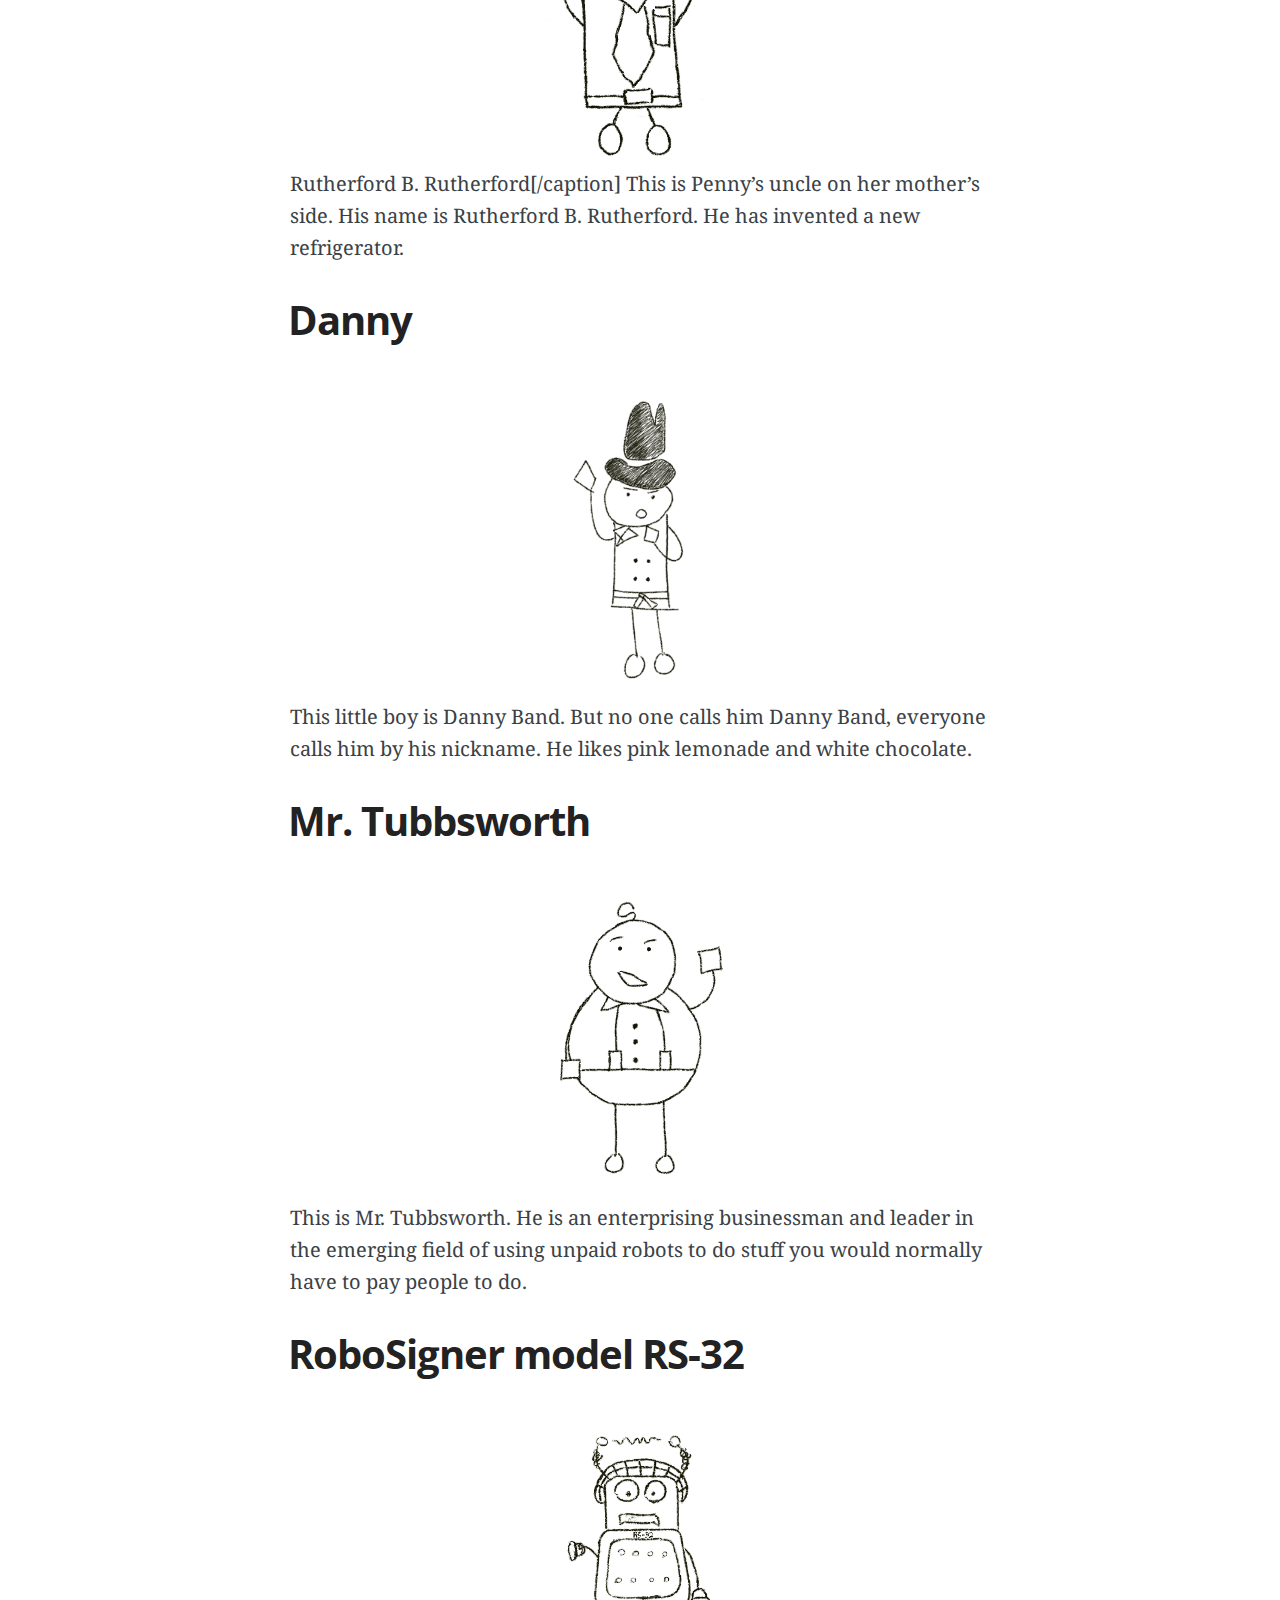
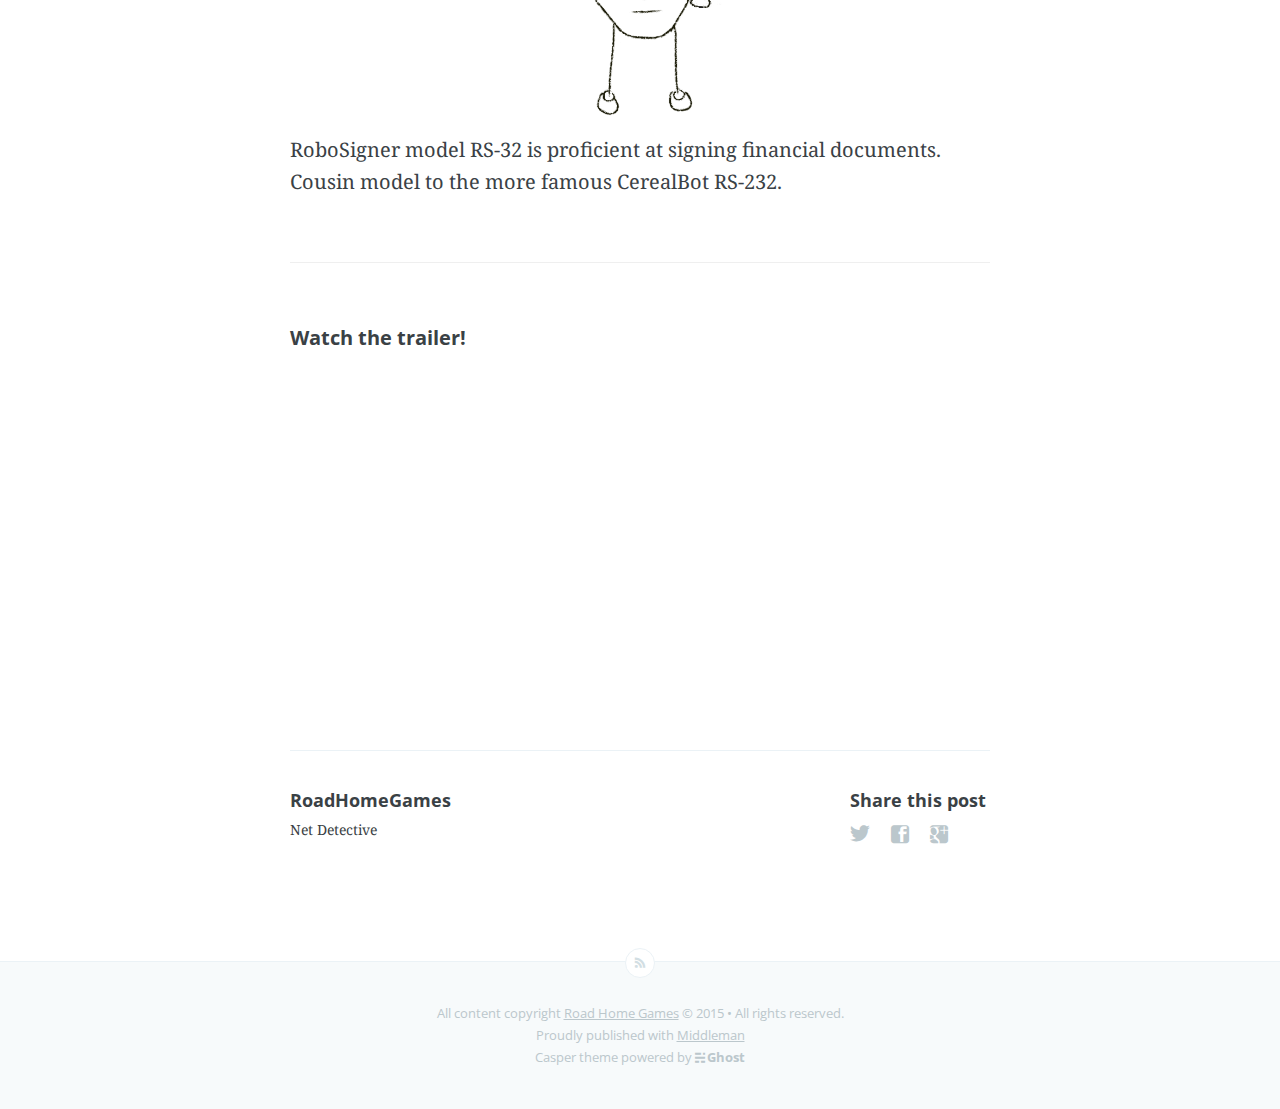
<file: 2014/12/26/characters/index.html>
<!DOCTYPE html>
<html>
<head>
<title>Road Home Games: Characters</title>
<meta content='Penny This is internet detective Penny Purdue. She is an expert puzzle solver and likes to help her Uncle Rutherford. When things get tough she' name='description'>
<meta charset='utf-8'>
<meta content='width=device-width, initial-scale=1.0' name='viewport'>
<meta content='IE=edge' http-equiv='X-UA-Compatible'>
<meta content='True' name='HandheldFriendly'>
<meta content='320' name='MobileOptimized'>
<link rel="alternate" type="application/atom+xml" title="Atom Feed" href="/feed.xml" />
<link href="/images/magnifying_glass_icon.ico" rel="icon" type="image/ico" />
<link href="/stylesheets/application.css" rel="stylesheet" type="text/css" /><link href="/stylesheets/roadhomegames.css" rel="stylesheet" type="text/css" />
<link href='//fonts.googleapis.com/css?family=Noto+Serif:400,700,400italic|Open+Sans:700,400' rel='stylesheet' type='text/css'>
</head>
<body class='post-template tag-getting-started'>
<main class='content' role='main'>
<div class='net-detective-post-container'>
<a class='net-detective-post' href='/'>
<img alt="Blog Logo" src="/images/WebsiteBanner1.png" />
</a>
</div>
<article class='post tag-getting-started'>
<span class='post-meta'>
<time datetime='2014-12-26'>
26 Dec 2014
</time>
</span>
<h1 class='post-title'>Characters</h1>
<section class='post-content'><hr>

<h2><span style="color: #222;">Penny</span></h2>

<p><a href="/images/Penny.png">
    <img class="size-medium wp-image-21" alt="Penny" src="/images/Penny.png" width="192" height="300" />
</a>
This is internet detective Penny Purdue. She is an expert puzzle solver and likes to help her Uncle Rutherford. When things get tough she has the habit of blowing bubbles with her bubbler pipe.
<a href="/images/DetectivePenny.png"><img class="size-medium wp-image-23" alt="Working on a case" src="/images/DetectivePenny.png" width="174" height="300" /></a></p>

<h2><span style="color: #222;">Uncle Rutherford</span></h2>

<p><a href="/images/Rutherford.png"><img class="size-medium wp-image-22" alt="Rutherford B. Rutherford" src="/images/Rutherford.png" width="300" height="300" /></a> Rutherford B. Rutherford[/caption]
This is Penny&rsquo;s uncle on her mother&rsquo;s side. His name is Rutherford B. Rutherford. He has invented a new refrigerator.</p>

<h2><span style="color: #222;">Danny</span></h2>

<p><a href="/images/DannyBand.png"><img class="size-medium wp-image-20" alt="Danny giving a piece of his mind" src="/images/DannyBand.png" width="150" height="300" /></a>
This little boy is Danny Band. But no one calls him Danny Band, everyone calls him by his nickname. He likes pink lemonade and white chocolate.</p>

<h2><span style="color: #222;">Mr. Tubbsworth</span></h2>

<p><a href="/images/BasicTubbsworth.png"><img class="size-medium wp-image-43" alt="Mr. Tubbsworth saying hello" src="/images/BasicTubbsworth.png" width="175" height="300" /></a>
This is Mr. Tubbsworth. He is an enterprising businessman and leader in the emerging field of using unpaid robots to do stuff you would normally have to pay people to do.</p>

<h2><span style="color: #222;">RoboSigner model RS-32</span></h2>

<p><a href="/images/BasicRobots.png"><img class="size-medium wp-image-42" alt="An expert at signing and notarizing documents" src="/images/BasicRobots.png" width="190" height="300" /></a>
RoboSigner model RS-32 is proficient at signing financial documents. Cousin model to the more famous CerealBot RS-232.</p>

<hr>

<h6>Watch the trailer!</h6>

<iframe width="560" height="315" src="//www.youtube.com/embed/errFp7kuI0k" frameborder="0" allowfullscreen></iframe>
</section>
<footer class='post-footer'>
<section class='author'>
<h4>RoadHomeGames</h4>
<p>Net Detective</p>
</section>
<section class='share'>
<h4>Share this post</h4>
<a class='icon-twitter' href='https://twitter.com/share?text=Characters&amp;amp;url=http://www.example.com/2014/12/26/characters/' onclick="window.open(this.href, 'twitter-share', 'width=550,height=235');return false;">
<span class='hidden'>Twitter</span>
</a>
<a class='icon-facebook' href='https://www.facebook.com/sharer/sharer.php?u=http://www.example.com/2014/12/26/characters/' onclick="window.open(this.href, 'facebook-share','width=580,height=296');return false;">
<span class='hidden'>Facebook</span>
</a>
<a class='icon-google-plus' href='https://plus.google.com/share?url=http://www.example.com/2014/12/26/characters/' onclick="window.open(this.href, 'google-plus-share', 'width=490,height=530');return false;">
<span class='hidden'>Google+</span>
</a>
</section>
</footer>
</article>
</main>

<footer class='site-footer'>
<a class='subscribe icon-feed' href='/feed.xml'>
<span class='tooltip'>Subscribe!</span>
</a>
<div class='inner'>
<section class='copyright'>
All content copyright
<a href="/">Road Home Games</a>
&copy;
2015
&bull; All rights reserved.
</section>
<section class='poweredby'>
Proudly published with
<a href='http://middlemanapp.com'>Middleman</a>
</section>
<section class='poweredby'>
Casper theme powered by
<a class='icon-ghost' href='https://ghost.org'>Ghost</a>
</section>
</div>
</footer>
<script src="/javascripts/analytics.js" type="text/javascript"></script>
<script src="/javascripts/application.js" type="text/javascript"></script>
</body>
</html>
</file>
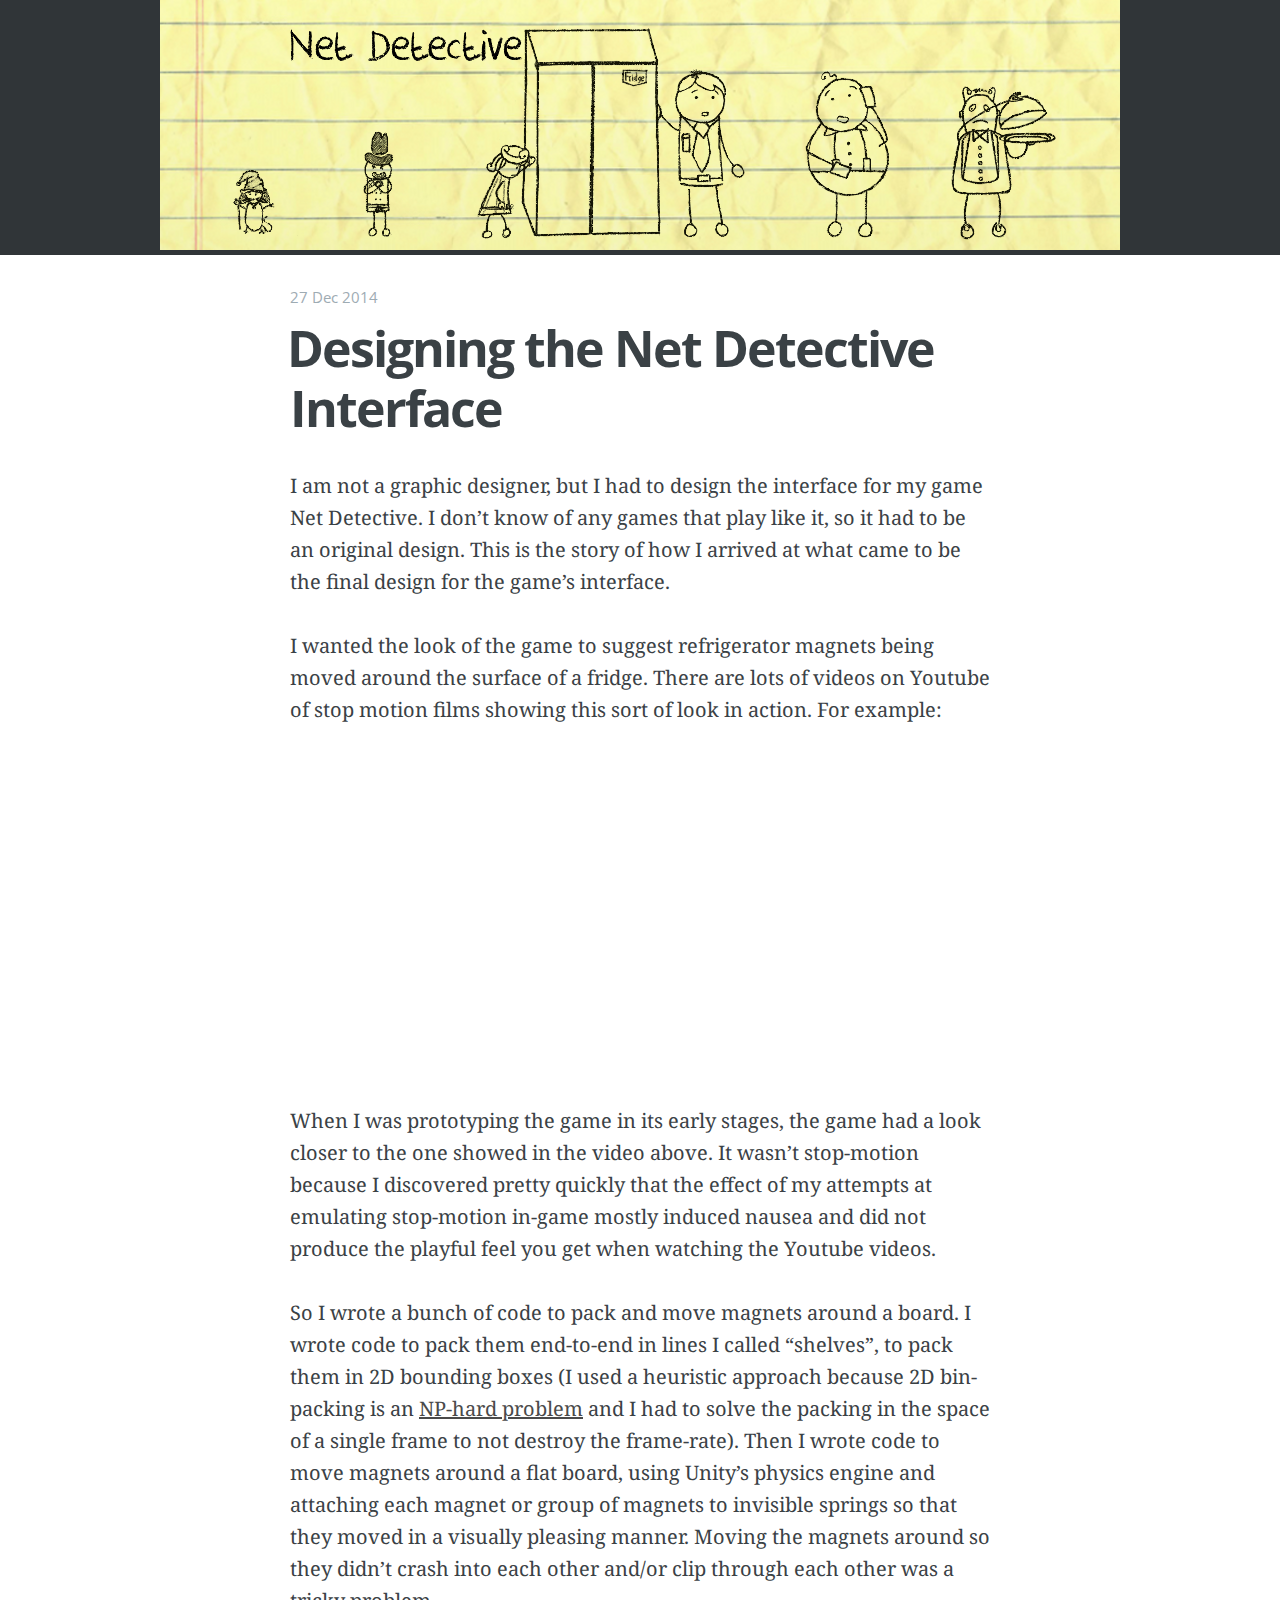
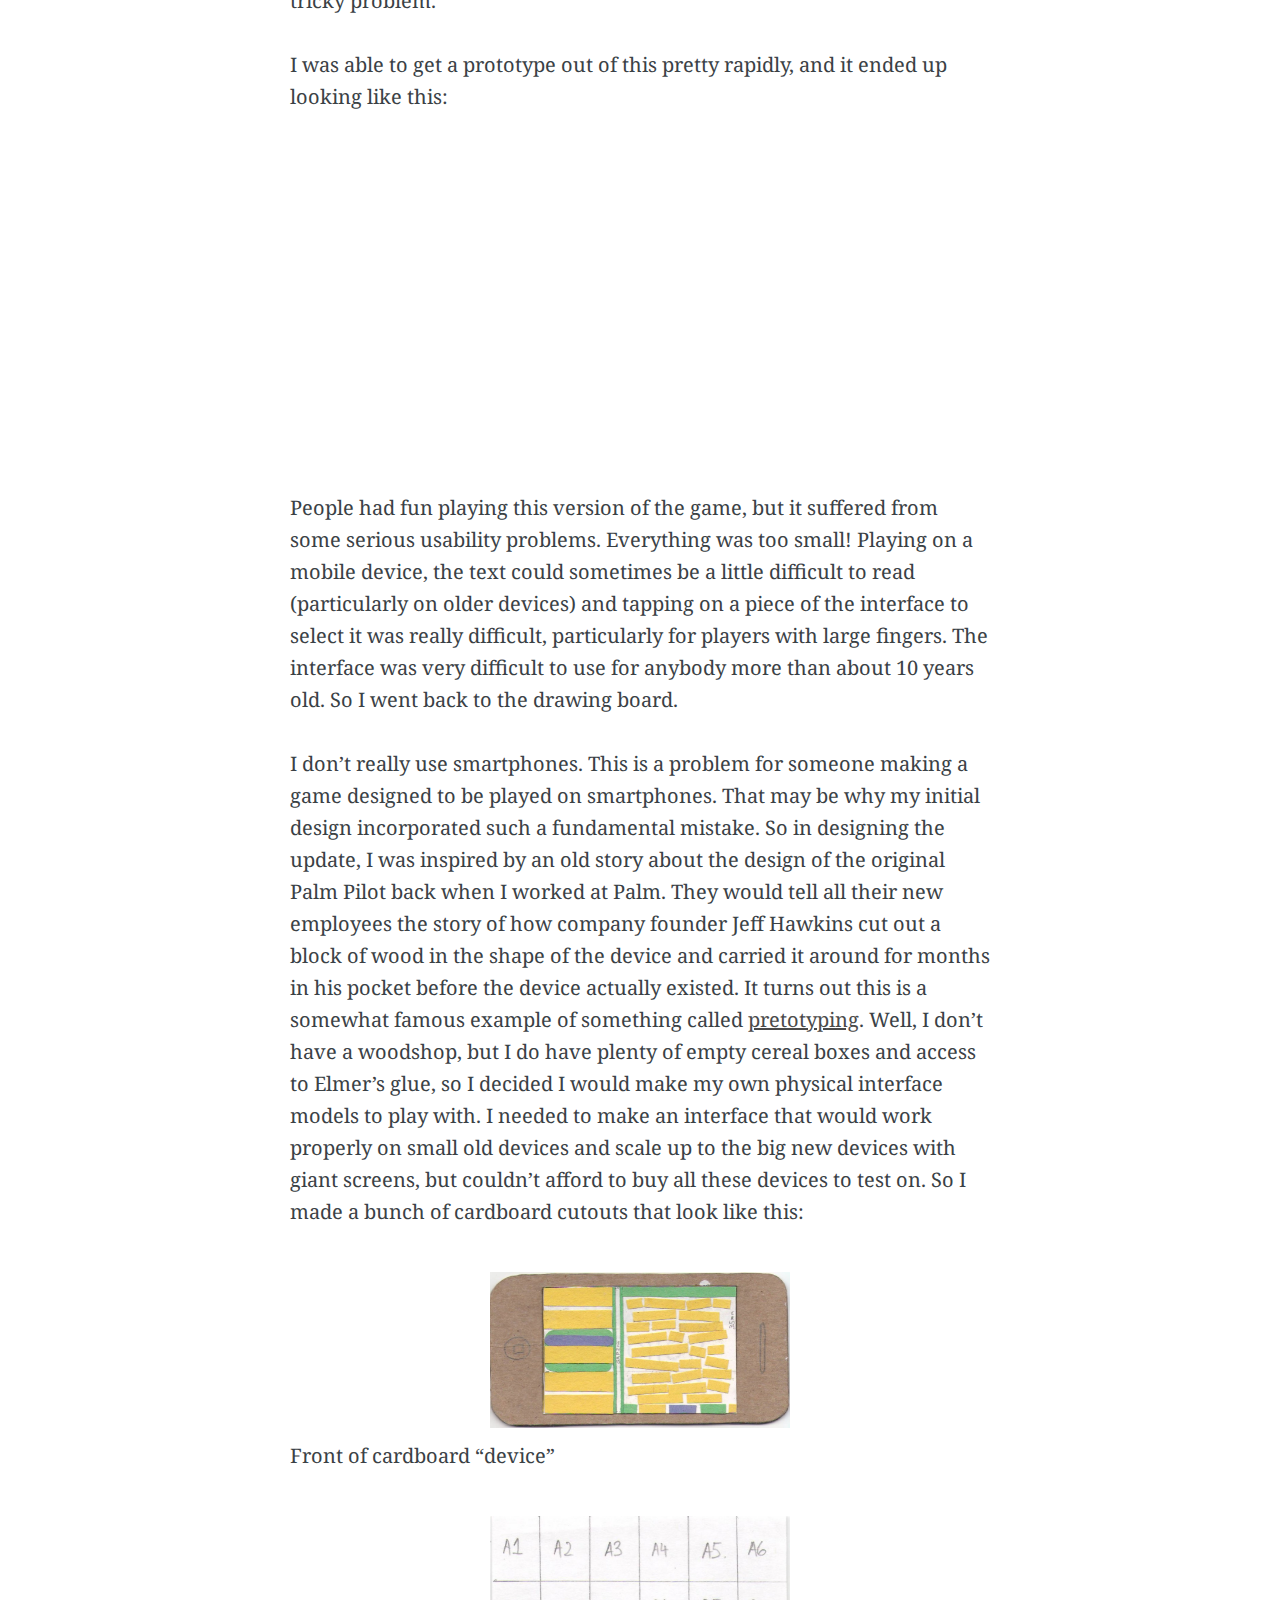
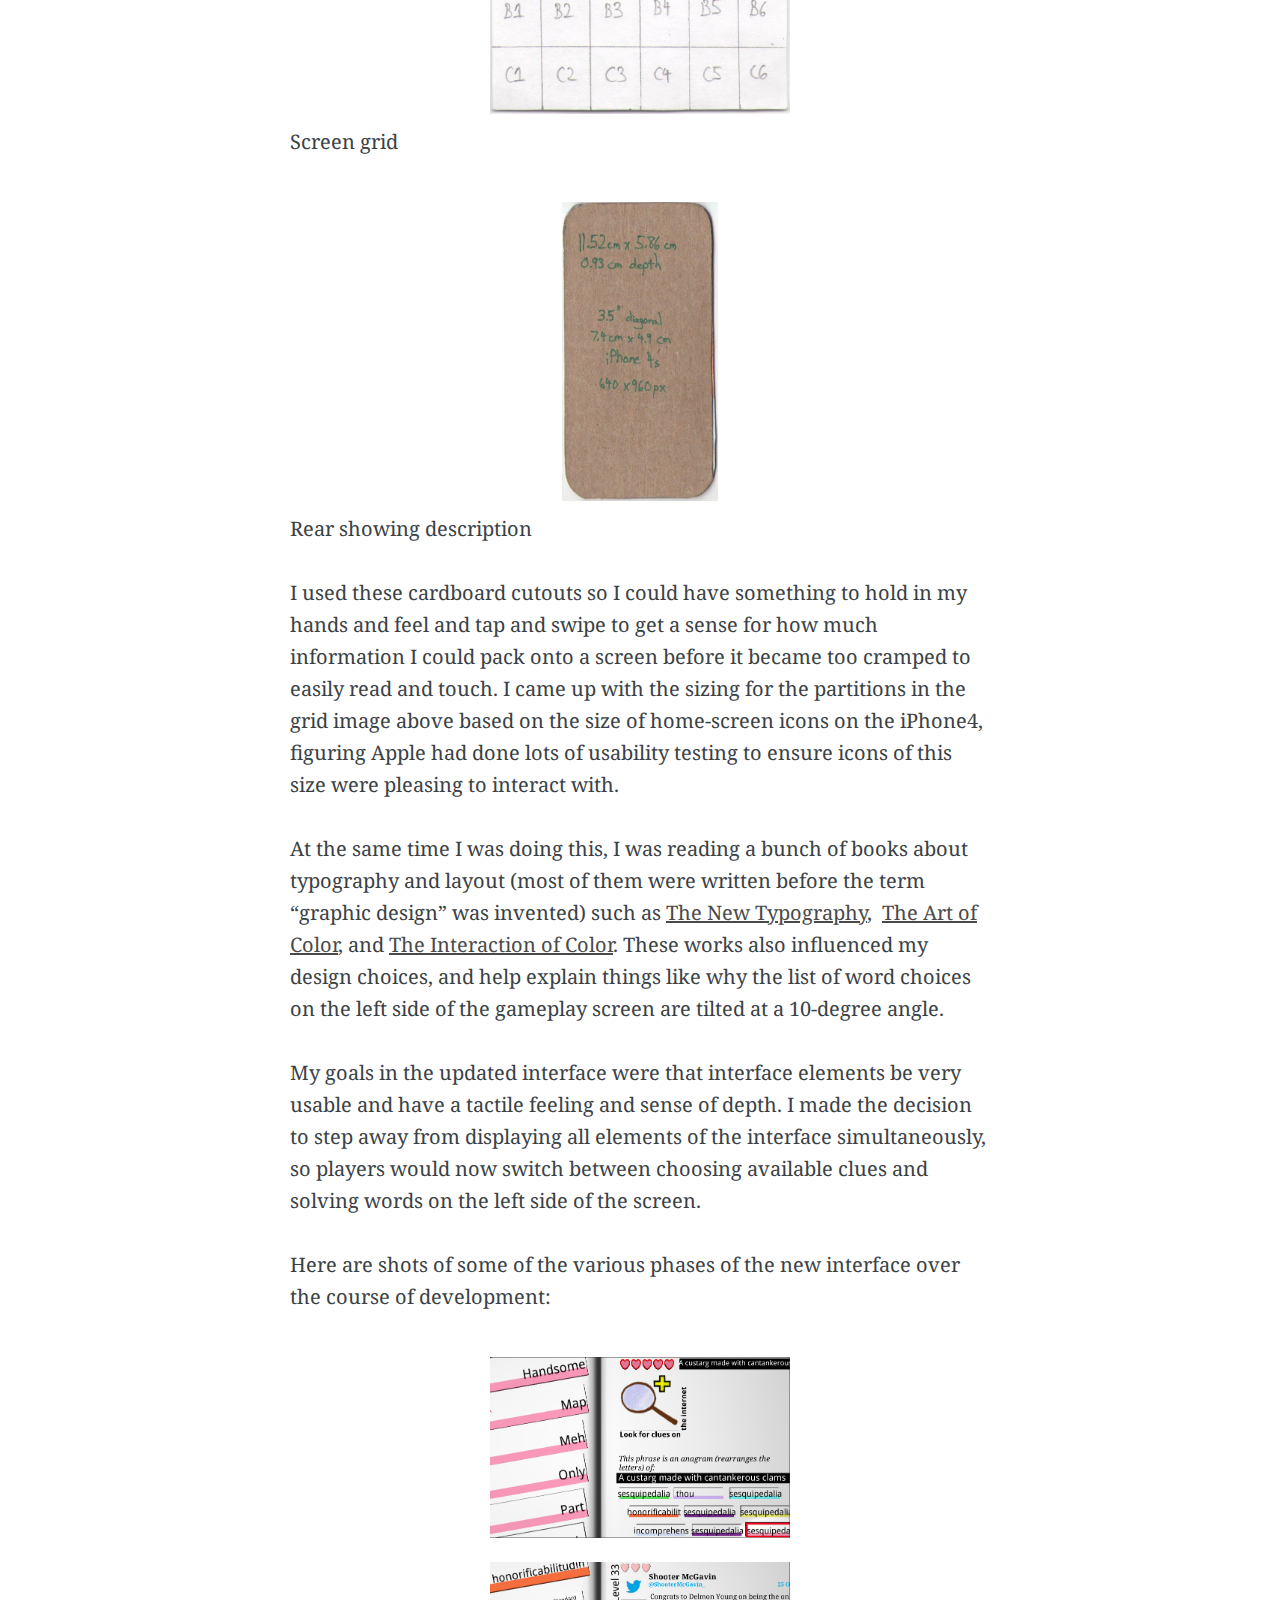
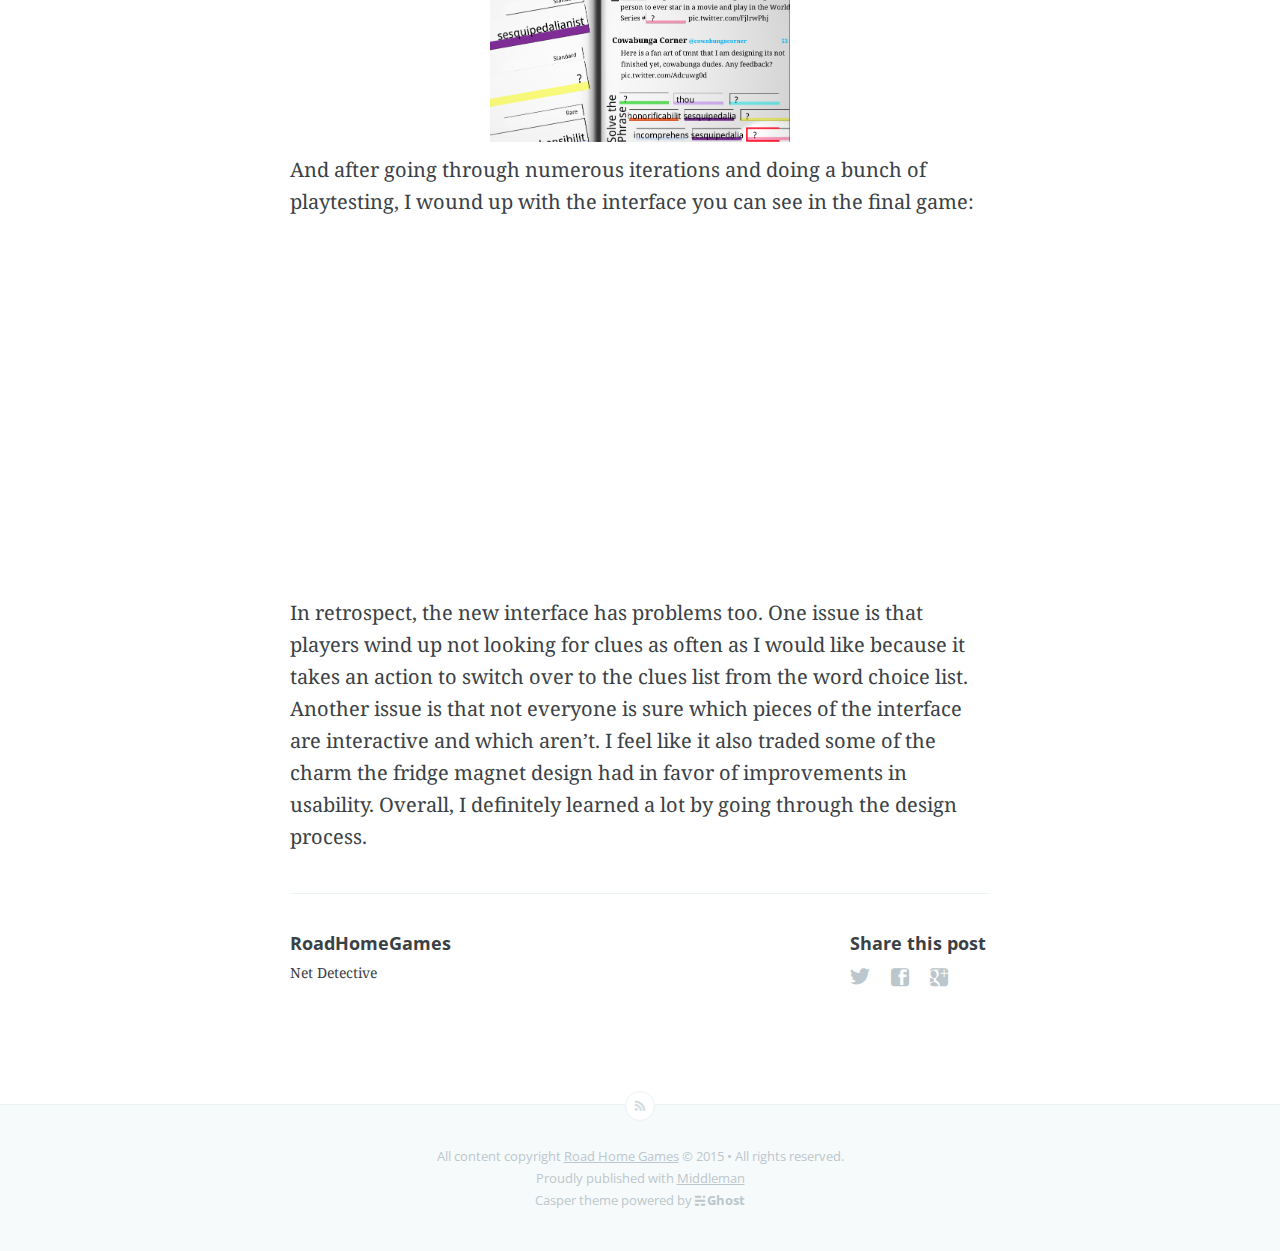
<file: 2014/12/27/designing-the-net-detective-interface/index.html>
<!DOCTYPE html>
<html>
<head>
<title>Road Home Games: Designing the Net Detective Interface</title>
<meta content='I am not a graphic designer, but I had to design the interface for my game Net Detective. I don’t know of any games that play like it, so it had to be' name='description'>
<meta charset='utf-8'>
<meta content='width=device-width, initial-scale=1.0' name='viewport'>
<meta content='IE=edge' http-equiv='X-UA-Compatible'>
<meta content='True' name='HandheldFriendly'>
<meta content='320' name='MobileOptimized'>
<link rel="alternate" type="application/atom+xml" title="Atom Feed" href="/feed.xml" />
<link href="/images/magnifying_glass_icon.ico" rel="icon" type="image/ico" />
<link href="/stylesheets/application.css" rel="stylesheet" type="text/css" /><link href="/stylesheets/roadhomegames.css" rel="stylesheet" type="text/css" />
<link href='//fonts.googleapis.com/css?family=Noto+Serif:400,700,400italic|Open+Sans:700,400' rel='stylesheet' type='text/css'>
</head>
<body class='post-template tag-getting-started'>
<main class='content' role='main'>
<div class='net-detective-post-container'>
<a class='net-detective-post' href='/'>
<img alt="Blog Logo" src="/images/WebsiteBanner1.png" />
</a>
</div>
<article class='post tag-getting-started'>
<span class='post-meta'>
<time datetime='2014-12-27'>
27 Dec 2014
</time>
</span>
<h1 class='post-title'>Designing the Net Detective Interface</h1>
<section class='post-content'><p>I am not a graphic designer, but I had to design the interface for my game Net Detective. I don&rsquo;t know of any games that play like it, so it had to be an original design. This is the story of how I arrived at what came to be the final design for the game&rsquo;s interface.</p>

<p>I wanted the look of the game to suggest refrigerator magnets being moved around the surface of a fridge. There are lots of videos on Youtube of stop motion films showing this sort of look in action. For example:</p>

<iframe width="560" height="315" src="//www.youtube.com/embed/44eudz2MdBE" frameborder="0" allowfullscreen></iframe>

<p>When I was prototyping the game in its early stages, the game had a look closer to the one showed in the video above. It wasn&rsquo;t stop-motion because I discovered pretty quickly that the effect of my attempts at emulating stop-motion in-game mostly induced nausea and did not produce the playful feel you get when watching the Youtube videos.</p>

<p>So I wrote a bunch of code to pack and move magnets around a board. I wrote code to pack them end-to-end in lines I called &ldquo;shelves&rdquo;, to pack them in 2D bounding boxes (I used a heuristic approach because 2D bin-packing is an <a href="http://en.wikipedia.org/wiki/Bin_packing_problem">NP-hard problem</a> and I had to solve the packing in the space of a single frame to not destroy the frame-rate). Then I wrote code to move magnets around a flat board, using Unity&rsquo;s physics engine and attaching each magnet or group of magnets to invisible springs so that they moved in a visually pleasing manner. Moving the magnets around so they didn&rsquo;t crash into each other and/or clip through each other was a tricky problem.</p>

<p>I was able to get a prototype out of this pretty rapidly, and it ended up looking like this:</p>

<iframe width="560" height="315" src="//www.youtube.com/embed/m7HEmJvEWww" frameborder="0" allowfullscreen></iframe>

<p>People had fun playing this version of the game, but it suffered from some serious usability problems. Everything was too small! Playing on a mobile device, the text could sometimes be a little difficult to read (particularly on older devices) and tapping on a piece of the interface to select it was really difficult, particularly for players with large fingers. The interface was very difficult to use for anybody more than about 10 years old. So I went back to the drawing board.</p>

<p>I don&rsquo;t really use smartphones. This is a problem for someone making a game designed to be played on smartphones. That may be why my initial design incorporated such a fundamental mistake. So in designing the update, I was inspired by an old story about the design of the original Palm Pilot back when I worked at Palm. They would tell all their new employees the story of how company founder Jeff Hawkins cut out a block of wood in the shape of the device and carried it around for months in his pocket before the device actually existed. It turns out this is a somewhat famous example of something called <a href="http://pretotyping.blogspot.com/2010/08/one-of-my-favorite-pretotype-stories.html">pretotyping</a>. Well, I don&rsquo;t have a woodshop, but I do have plenty of empty cereal boxes and access to Elmer&rsquo;s glue, so I decided I would make my own physical interface models to play with. I needed to make an interface that would work properly on small old devices and scale up to the big new devices with giant screens, but couldn&rsquo;t afford to buy all these devices to test on. So I made a bunch of cardboard cutouts that look like this:</p>

<p><a href="/images/Cardboard1.jpg"><img class="size-medium wp-image-103" alt="Front of device" src="/images/Cardboard1.jpg" width="300" height="156" /></a> Front of cardboard &ldquo;device&rdquo;</p>

<p><a href="/images/Cardboard21.jpg"><img class="size-medium wp-image-104" alt="Screen grid" src="/images/Cardboard21.jpg" width="300" height="198" /></a> Screen grid</p>

<p><a href="/images/Cardboard3.jpg"><img class="size-medium wp-image-105" alt="Rear showing description" src="/images/Cardboard3.jpg" width="156" height="300" /></a> Rear showing description</p>

<p>I used these cardboard cutouts so I could have something to hold in my hands and feel and tap and swipe to get a sense for how much information I could pack onto a screen before it became too cramped to easily read and touch. I came up with the sizing for the partitions in the grid image above based on the size of home-screen icons on the iPhone4, figuring Apple had done lots of usability testing to ensure icons of this size were pleasing to interact with.</p>

<p>At the same time I was doing this, I was reading a bunch of books about typography and layout (most of them were written before the term &ldquo;graphic design&rdquo; was invented) such as <a href="http://www.amazon.com/The-New-Typography-Weimar-Now/dp/0520250125/">The New Typography</a>,  <a href="http://www.amazon.com/The-Art-Color-Subjective-Experience/dp/0442240376/">The Art of Color</a>, and <a href="http://www.amazon.com/Interaction-Color-Revised-Expanded-Edition/dp/0300115954/">The Interaction of Color</a>. These works also influenced my design choices, and help explain things like why the list of word choices on the left side of the gameplay screen are tilted at a 10-degree angle.</p>

<p>My goals in the updated interface were that interface elements be very usable and have a tactile feeling and sense of depth. I made the decision to step away from displaying all elements of the interface simultaneously, so players would now switch between choosing available clues and solving words on the left side of the screen.</p>

<p>Here are shots of some of the various phases of the new interface over the course of development:</p>

<p><a href="/images/Screenshot1.png"><img class="aligncenter size-medium wp-image-107" alt="Screenshot1" src="/images/Screenshot1.png" width="300" height="180" /></a> <a href="/images/Screenshot.png"><img class="aligncenter size-medium wp-image-108" alt="Screenshot" src="/images/Screenshot.png" width="300" height="179" /></a>And after going through numerous iterations and doing a bunch of playtesting, I wound up with the interface you can see in the final game:</p>

<iframe width="560" height="315" src="//www.youtube.com/embed/errFp7kuI0k" frameborder="0" allowfullscreen></iframe>

<p>In retrospect, the new interface has problems too. One issue is that players wind up not looking for clues as often as I would like because it takes an action to switch over to the clues list from the word choice list. Another issue is that not everyone is sure which pieces of the interface are interactive and which aren&rsquo;t. I feel like it also traded some of the charm the fridge magnet design had in favor of improvements in usability. Overall, I definitely learned a lot by going through the design process.</p>
</section>
<footer class='post-footer'>
<section class='author'>
<h4>RoadHomeGames</h4>
<p>Net Detective</p>
</section>
<section class='share'>
<h4>Share this post</h4>
<a class='icon-twitter' href='https://twitter.com/share?text=Designing the Net Detective Interface&amp;amp;url=http://www.example.com/2014/12/27/designing-the-net-detective-interface/' onclick="window.open(this.href, 'twitter-share', 'width=550,height=235');return false;">
<span class='hidden'>Twitter</span>
</a>
<a class='icon-facebook' href='https://www.facebook.com/sharer/sharer.php?u=http://www.example.com/2014/12/27/designing-the-net-detective-interface/' onclick="window.open(this.href, 'facebook-share','width=580,height=296');return false;">
<span class='hidden'>Facebook</span>
</a>
<a class='icon-google-plus' href='https://plus.google.com/share?url=http://www.example.com/2014/12/27/designing-the-net-detective-interface/' onclick="window.open(this.href, 'google-plus-share', 'width=490,height=530');return false;">
<span class='hidden'>Google+</span>
</a>
</section>
</footer>
</article>
</main>

<footer class='site-footer'>
<a class='subscribe icon-feed' href='/feed.xml'>
<span class='tooltip'>Subscribe!</span>
</a>
<div class='inner'>
<section class='copyright'>
All content copyright
<a href="/">Road Home Games</a>
&copy;
2015
&bull; All rights reserved.
</section>
<section class='poweredby'>
Proudly published with
<a href='http://middlemanapp.com'>Middleman</a>
</section>
<section class='poweredby'>
Casper theme powered by
<a class='icon-ghost' href='https://ghost.org'>Ghost</a>
</section>
</div>
</footer>
<script src="/javascripts/analytics.js" type="text/javascript"></script>
<script src="/javascripts/application.js" type="text/javascript"></script>
</body>
</html>
</file>
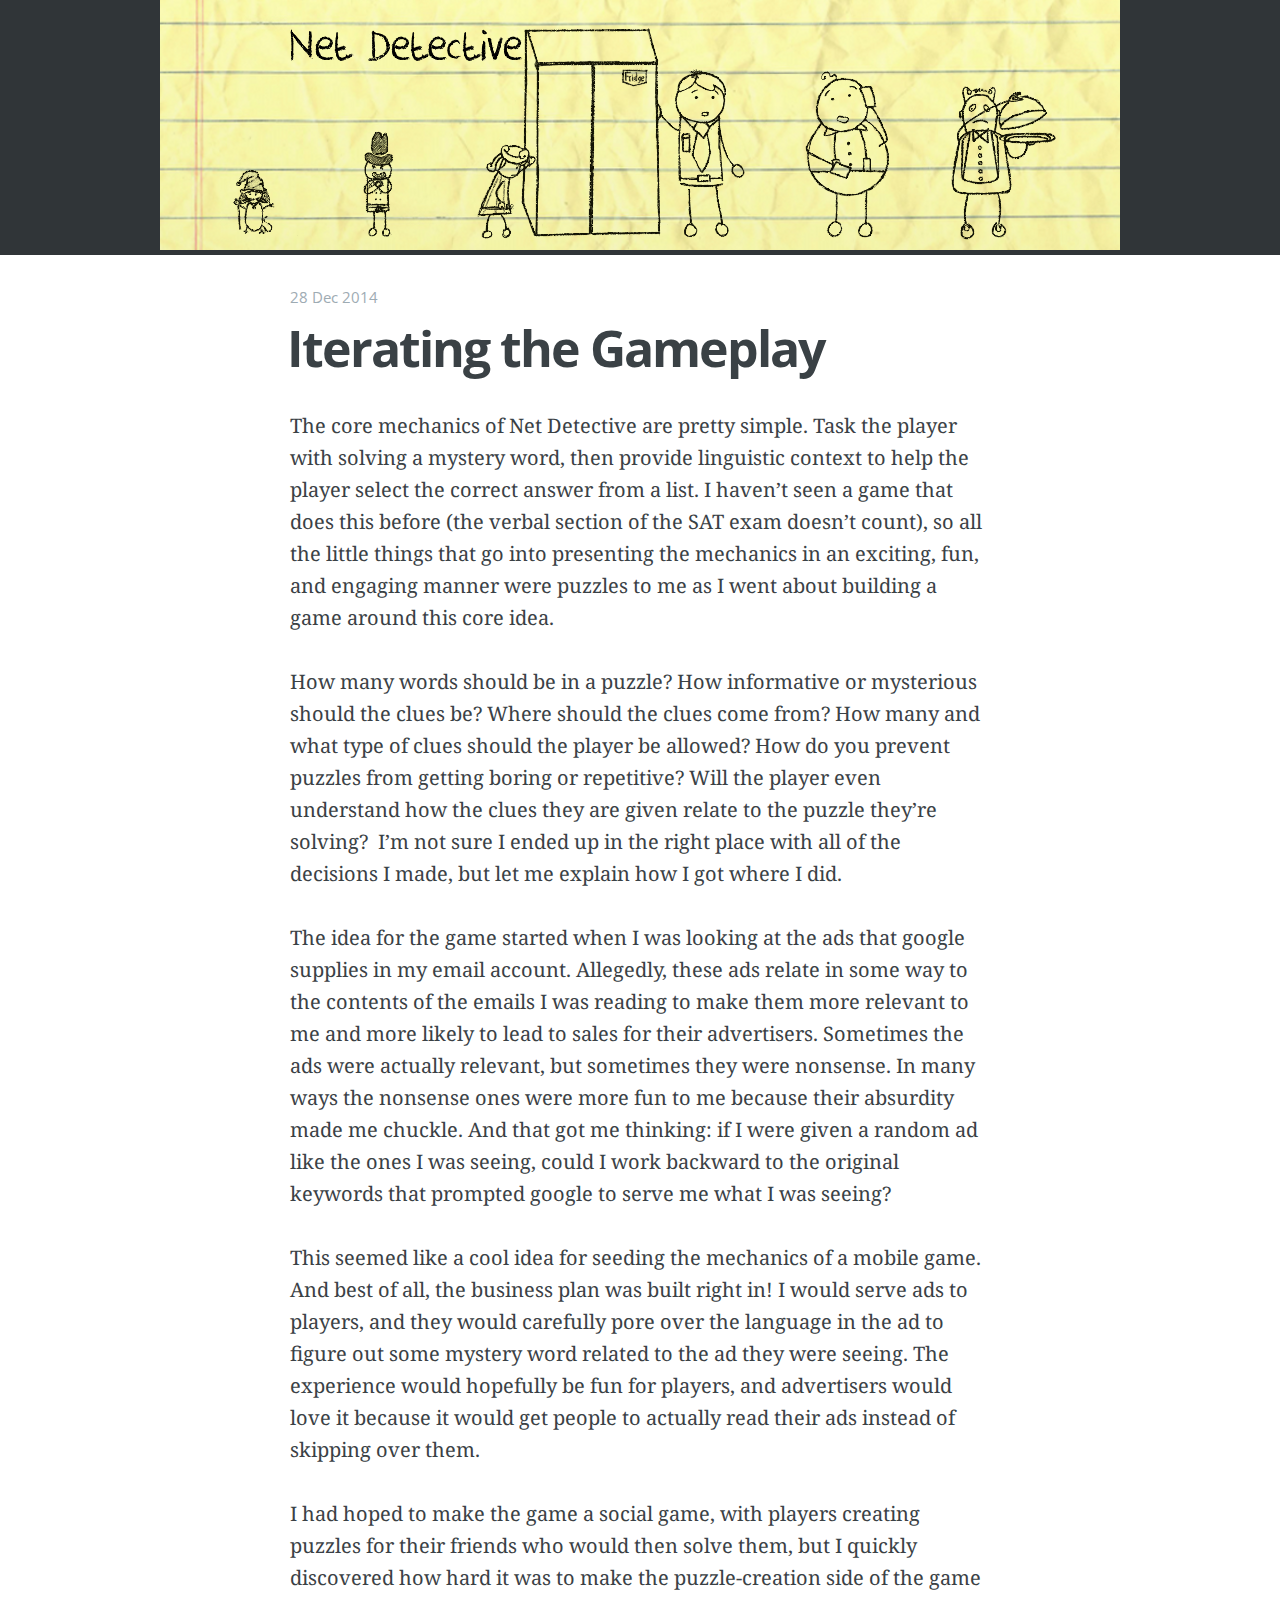
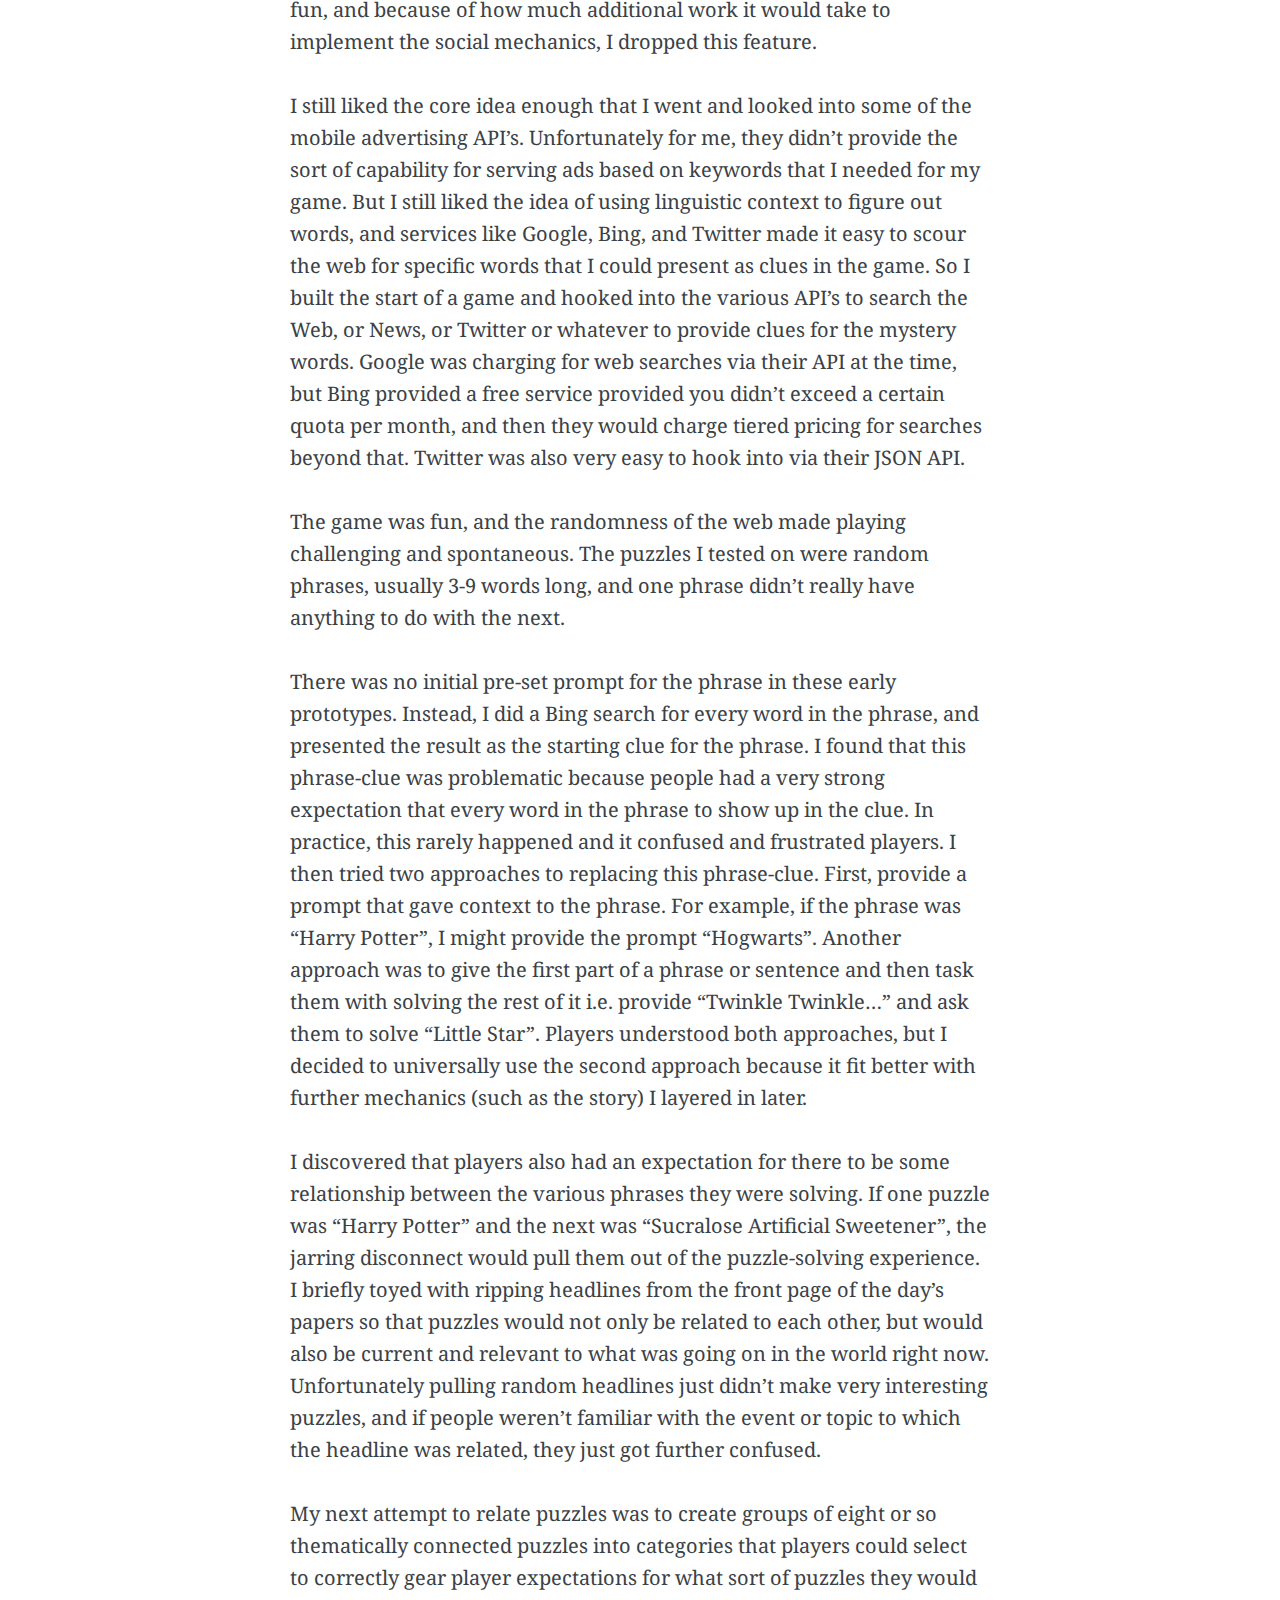
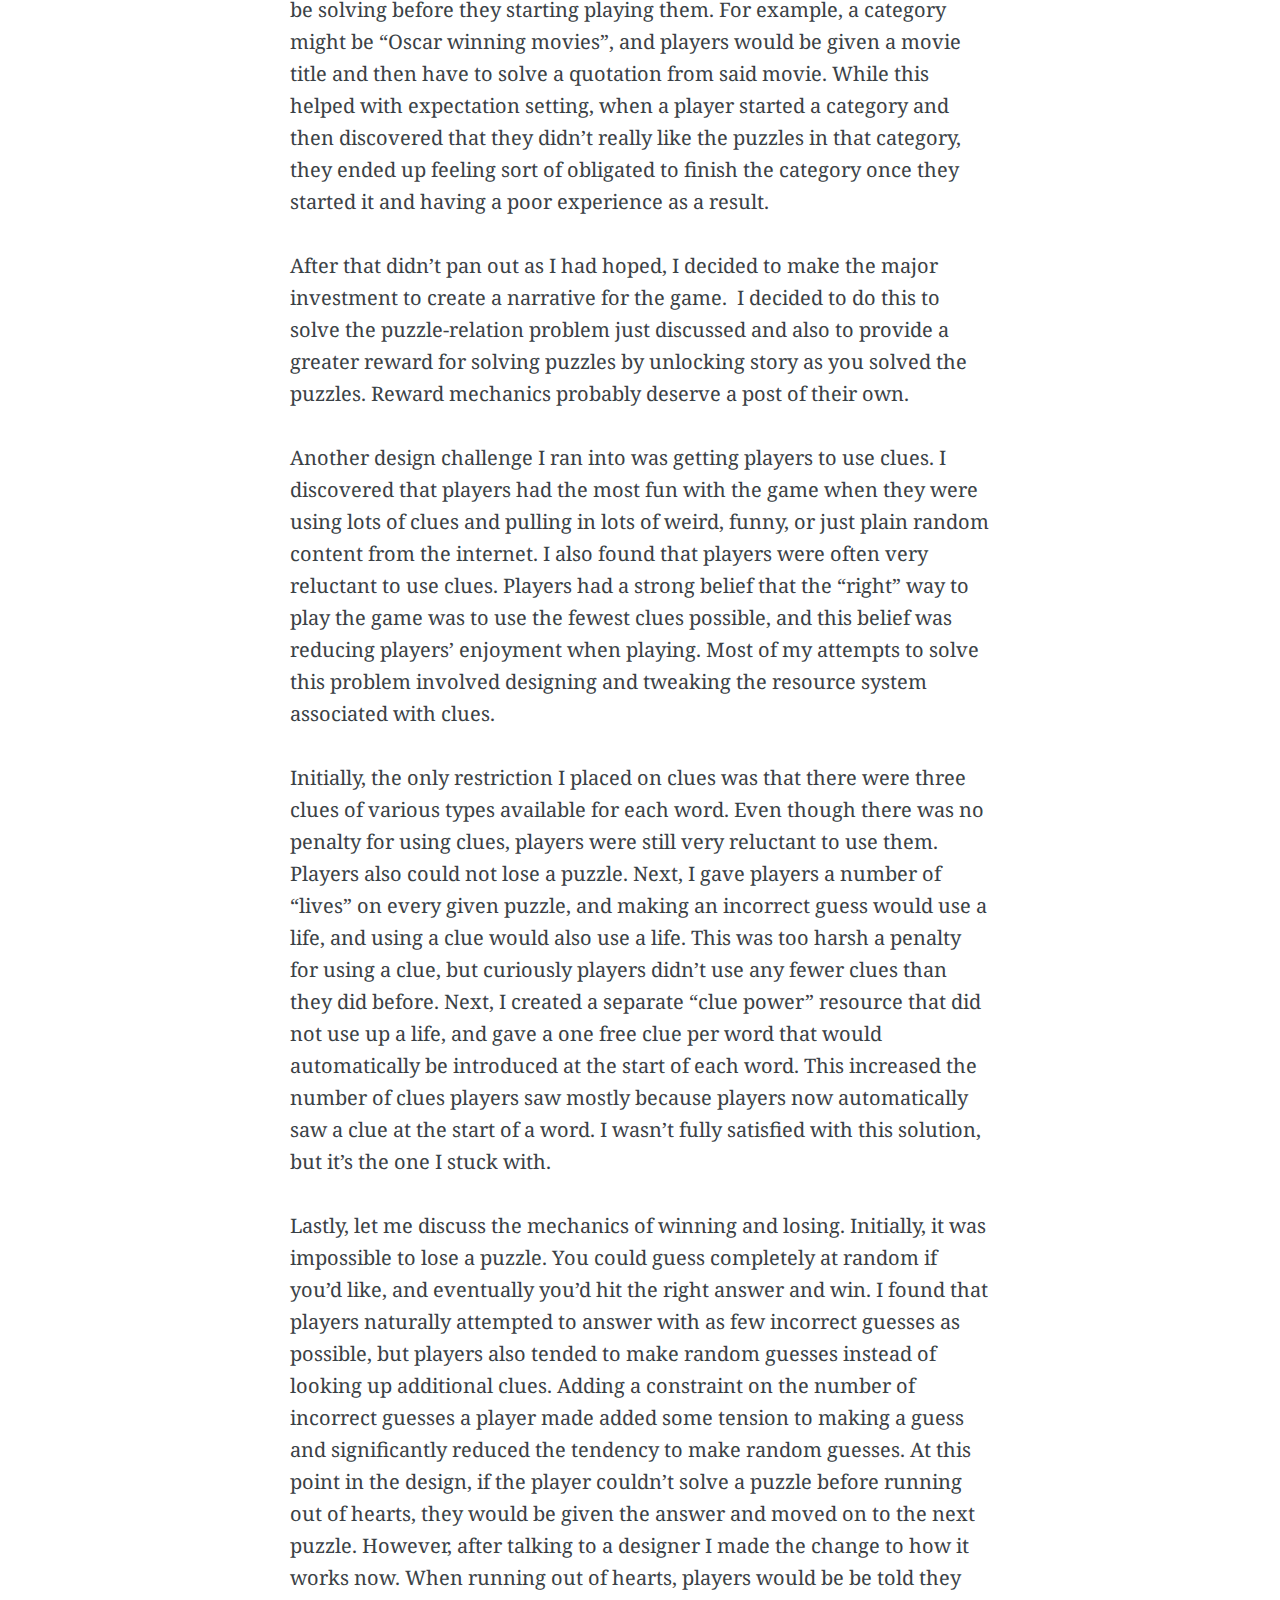
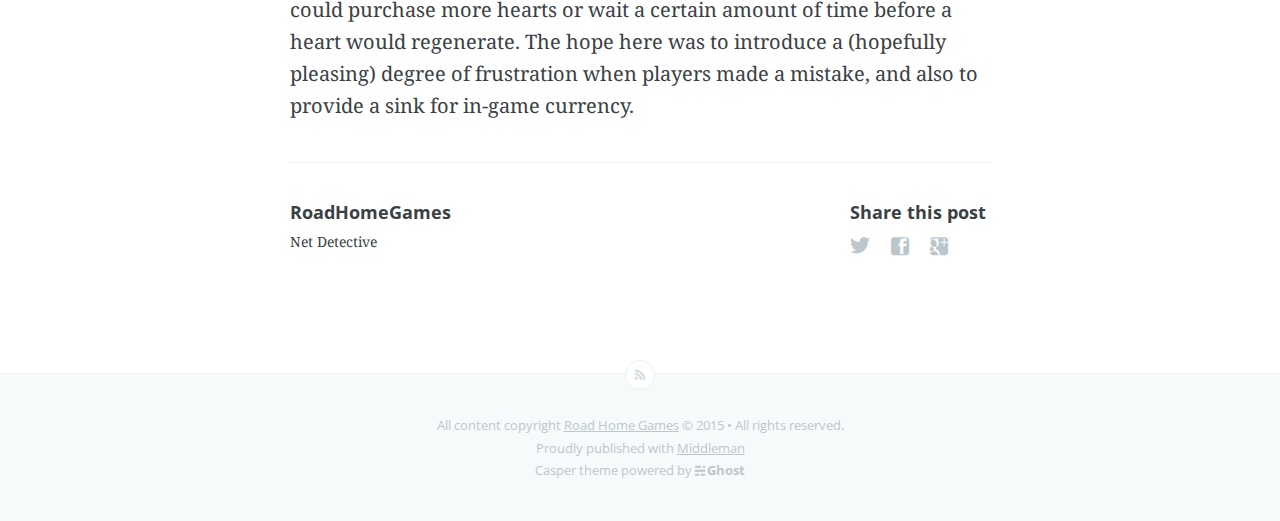
<file: 2014/12/28/iterating-the-gameplay/index.html>
<!DOCTYPE html>
<html>
<head>
<title>Road Home Games: Iterating the Gameplay</title>
<meta content='The core mechanics of Net Detective are pretty simple. Task the player with solving a mystery word, then provide linguistic context to help the player' name='description'>
<meta charset='utf-8'>
<meta content='width=device-width, initial-scale=1.0' name='viewport'>
<meta content='IE=edge' http-equiv='X-UA-Compatible'>
<meta content='True' name='HandheldFriendly'>
<meta content='320' name='MobileOptimized'>
<link rel="alternate" type="application/atom+xml" title="Atom Feed" href="/feed.xml" />
<link href="/images/magnifying_glass_icon.ico" rel="icon" type="image/ico" />
<link href="/stylesheets/application.css" rel="stylesheet" type="text/css" /><link href="/stylesheets/roadhomegames.css" rel="stylesheet" type="text/css" />
<link href='//fonts.googleapis.com/css?family=Noto+Serif:400,700,400italic|Open+Sans:700,400' rel='stylesheet' type='text/css'>
</head>
<body class='post-template tag-getting-started'>
<main class='content' role='main'>
<div class='net-detective-post-container'>
<a class='net-detective-post' href='/'>
<img alt="Blog Logo" src="/images/WebsiteBanner1.png" />
</a>
</div>
<article class='post tag-getting-started'>
<span class='post-meta'>
<time datetime='2014-12-28'>
28 Dec 2014
</time>
</span>
<h1 class='post-title'>Iterating the Gameplay</h1>
<section class='post-content'><p>The core mechanics of Net Detective are pretty simple. Task the player with solving a mystery word, then provide linguistic context to help the player select the correct answer from a list. I haven&rsquo;t seen a game that does this before (the verbal section of the SAT exam doesn&rsquo;t count), so all the little things that go into presenting the mechanics in an exciting, fun, and engaging manner were puzzles to me as I went about building a game around this core idea.</p>

<p>How many words should be in a puzzle? How informative or mysterious should the clues be? Where should the clues come from? How many and what type of clues should the player be allowed? How do you prevent puzzles from getting boring or repetitive? Will the player even understand how the clues they are given relate to the puzzle they&rsquo;re solving?  I&rsquo;m not sure I ended up in the right place with all of the decisions I made, but let me explain how I got where I did.</p>

<p>The idea for the game started when I was looking at the ads that google supplies in my email account. Allegedly, these ads relate in some way to the contents of the emails I was reading to make them more relevant to me and more likely to lead to sales for their advertisers. Sometimes the ads were actually relevant, but sometimes they were nonsense. In many ways the nonsense ones were more fun to me because their absurdity made me chuckle. And that got me thinking: if I were given a random ad like the ones I was seeing, could I work backward to the original keywords that prompted google to serve me what I was seeing?</p>

<p>This seemed like a cool idea for seeding the mechanics of a mobile game. And best of all, the business plan was built right in! I would serve ads to players, and they would carefully pore over the language in the ad to figure out some mystery word related to the ad they were seeing. The experience would hopefully be fun for players, and advertisers would love it because it would get people to actually read their ads instead of skipping over them.</p>

<p>I had hoped to make the game a social game, with players creating puzzles for their friends who would then solve them, but I quickly discovered how hard it was to make the puzzle-creation side of the game fun, and because of how much additional work it would take to implement the social mechanics, I dropped this feature.</p>

<p>I still liked the core idea enough that I went and looked into some of the mobile advertising API&rsquo;s. Unfortunately for me, they didn&rsquo;t provide the sort of capability for serving ads based on keywords that I needed for my game. But I still liked the idea of using linguistic context to figure out words, and services like Google, Bing, and Twitter made it easy to scour the web for specific words that I could present as clues in the game. So I built the start of a game and hooked into the various API&rsquo;s to search the Web, or News, or Twitter or whatever to provide clues for the mystery words. Google was charging for web searches via their API at the time, but Bing provided a free service provided you didn&rsquo;t exceed a certain quota per month, and then they would charge tiered pricing for searches beyond that. Twitter was also very easy to hook into via their JSON API.</p>

<p>The game was fun, and the randomness of the web made playing challenging and spontaneous. The puzzles I tested on were random phrases, usually 3-9 words long, and one phrase didn&rsquo;t really have anything to do with the next.</p>

<p>There was no initial pre-set prompt for the phrase in these early prototypes. Instead, I did a Bing search for every word in the phrase, and presented the result as the starting clue for the phrase. I found that this phrase-clue was problematic because people had a very strong expectation that every word in the phrase to show up in the clue. In practice, this rarely happened and it confused and frustrated players. I then tried two approaches to replacing this phrase-clue. First, provide a prompt that gave context to the phrase. For example, if the phrase was &ldquo;Harry Potter&rdquo;, I might provide the prompt &ldquo;Hogwarts&rdquo;. Another approach was to give the first part of a phrase or sentence and then task them with solving the rest of it i.e. provide &ldquo;Twinkle Twinkle&hellip;&rdquo; and ask them to solve &ldquo;Little Star&rdquo;. Players understood both approaches, but I decided to universally use the second approach because it fit better with further mechanics (such as the story) I layered in later.</p>

<p>I discovered that players also had an expectation for there to be some relationship between the various phrases they were solving. If one puzzle was &ldquo;Harry Potter&rdquo; and the next was &ldquo;Sucralose Artificial Sweetener&rdquo;, the jarring disconnect would pull them out of the puzzle-solving experience. I briefly toyed with ripping headlines from the front page of the day&rsquo;s papers so that puzzles would not only be related to each other, but would also be current and relevant to what was going on in the world right now. Unfortunately pulling random headlines just didn&rsquo;t make very interesting puzzles, and if people weren&rsquo;t familiar with the event or topic to which the headline was related, they just got further confused.</p>

<p>My next attempt to relate puzzles was to create groups of eight or so thematically connected puzzles into categories that players could select to correctly gear player expectations for what sort of puzzles they would be solving before they starting playing them. For example, a category might be &ldquo;Oscar winning movies&rdquo;, and players would be given a movie title and then have to solve a quotation from said movie. While this helped with expectation setting, when a player started a category and then discovered that they didn&rsquo;t really like the puzzles in that category, they ended up feeling sort of obligated to finish the category once they started it and having a poor experience as a result.</p>

<p>After that didn&rsquo;t pan out as I had hoped, I decided to make the major investment to create a narrative for the game.  I decided to do this to solve the puzzle-relation problem just discussed and also to provide a greater reward for solving puzzles by unlocking story as you solved the puzzles. Reward mechanics probably deserve a post of their own.</p>

<p>Another design challenge I ran into was getting players to use clues. I discovered that players had the most fun with the game when they were using lots of clues and pulling in lots of weird, funny, or just plain random content from the internet. I also found that players were often very reluctant to use clues. Players had a strong belief that the &ldquo;right&rdquo; way to play the game was to use the fewest clues possible, and this belief was reducing players&rsquo; enjoyment when playing. Most of my attempts to solve this problem involved designing and tweaking the resource system associated with clues.</p>

<p>Initially, the only restriction I placed on clues was that there were three clues of various types available for each word. Even though there was no penalty for using clues, players were still very reluctant to use them. Players also could not lose a puzzle. Next, I gave players a number of &ldquo;lives&rdquo; on every given puzzle, and making an incorrect guess would use a life, and using a clue would also use a life. This was too harsh a penalty for using a clue, but curiously players didn&rsquo;t use any fewer clues than they did before. Next, I created a separate &ldquo;clue power&rdquo; resource that did not use up a life, and gave a one free clue per word that would automatically be introduced at the start of each word. This increased the number of clues players saw mostly because players now automatically saw a clue at the start of a word. I wasn&rsquo;t fully satisfied with this solution, but it&rsquo;s the one I stuck with.</p>

<p>Lastly, let me discuss the mechanics of winning and losing. Initially, it was impossible to lose a puzzle. You could guess completely at random if you&rsquo;d like, and eventually you&rsquo;d hit the right answer and win. I found that players naturally attempted to answer with as few incorrect guesses as possible, but players also tended to make random guesses instead of looking up additional clues. Adding a constraint on the number of incorrect guesses a player made added some tension to making a guess and significantly reduced the tendency to make random guesses. At this point in the design, if the player couldn&rsquo;t solve a puzzle before running out of hearts, they would be given the answer and moved on to the next puzzle. However, after talking to a designer I made the change to how it works now. When running out of hearts, players would be be told they could purchase more hearts or wait a certain amount of time before a heart would regenerate. The hope here was to introduce a (hopefully pleasing) degree of frustration when players made a mistake, and also to provide a sink for in-game currency.</p>
</section>
<footer class='post-footer'>
<section class='author'>
<h4>RoadHomeGames</h4>
<p>Net Detective</p>
</section>
<section class='share'>
<h4>Share this post</h4>
<a class='icon-twitter' href='https://twitter.com/share?text=Iterating the Gameplay&amp;amp;url=http://www.example.com/2014/12/28/iterating-the-gameplay/' onclick="window.open(this.href, 'twitter-share', 'width=550,height=235');return false;">
<span class='hidden'>Twitter</span>
</a>
<a class='icon-facebook' href='https://www.facebook.com/sharer/sharer.php?u=http://www.example.com/2014/12/28/iterating-the-gameplay/' onclick="window.open(this.href, 'facebook-share','width=580,height=296');return false;">
<span class='hidden'>Facebook</span>
</a>
<a class='icon-google-plus' href='https://plus.google.com/share?url=http://www.example.com/2014/12/28/iterating-the-gameplay/' onclick="window.open(this.href, 'google-plus-share', 'width=490,height=530');return false;">
<span class='hidden'>Google+</span>
</a>
</section>
</footer>
</article>
</main>

<footer class='site-footer'>
<a class='subscribe icon-feed' href='/feed.xml'>
<span class='tooltip'>Subscribe!</span>
</a>
<div class='inner'>
<section class='copyright'>
All content copyright
<a href="/">Road Home Games</a>
&copy;
2015
&bull; All rights reserved.
</section>
<section class='poweredby'>
Proudly published with
<a href='http://middlemanapp.com'>Middleman</a>
</section>
<section class='poweredby'>
Casper theme powered by
<a class='icon-ghost' href='https://ghost.org'>Ghost</a>
</section>
</div>
</footer>
<script src="/javascripts/analytics.js" type="text/javascript"></script>
<script src="/javascripts/application.js" type="text/javascript"></script>
</body>
</html>
</file>
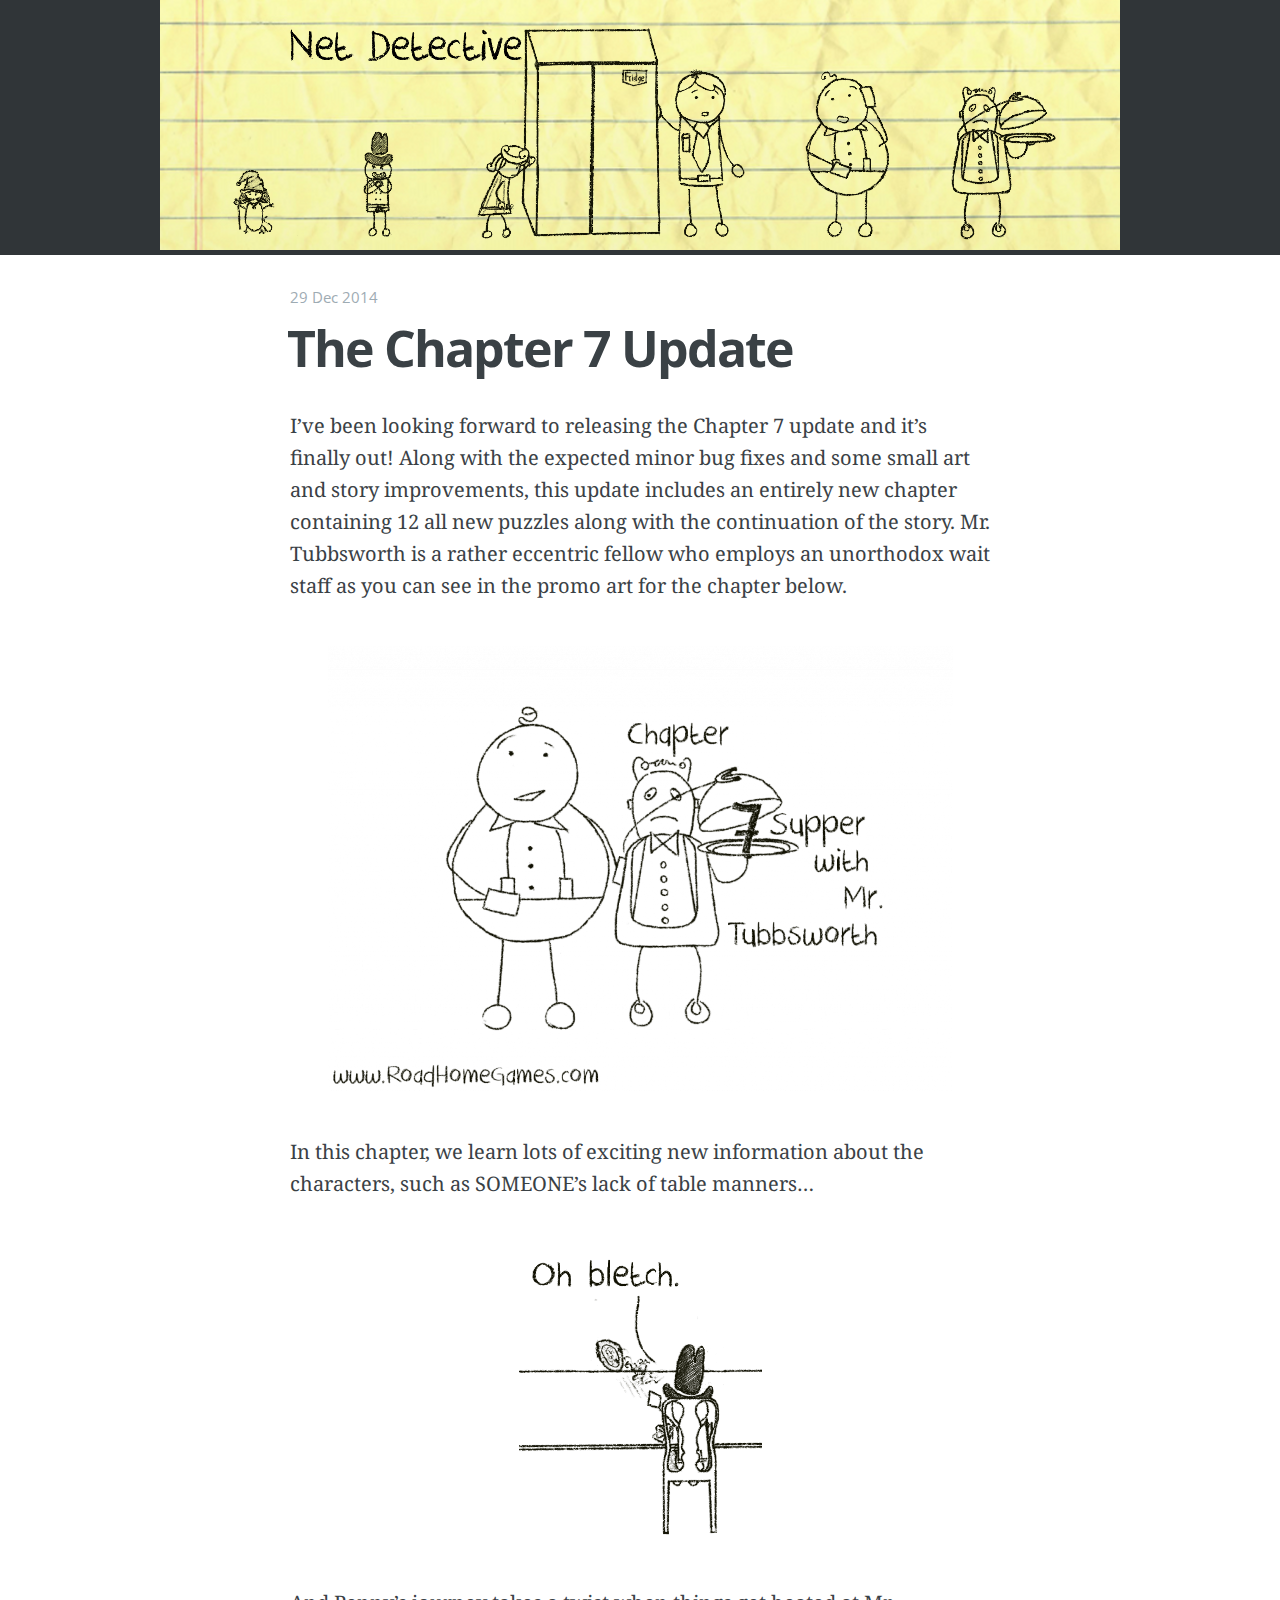
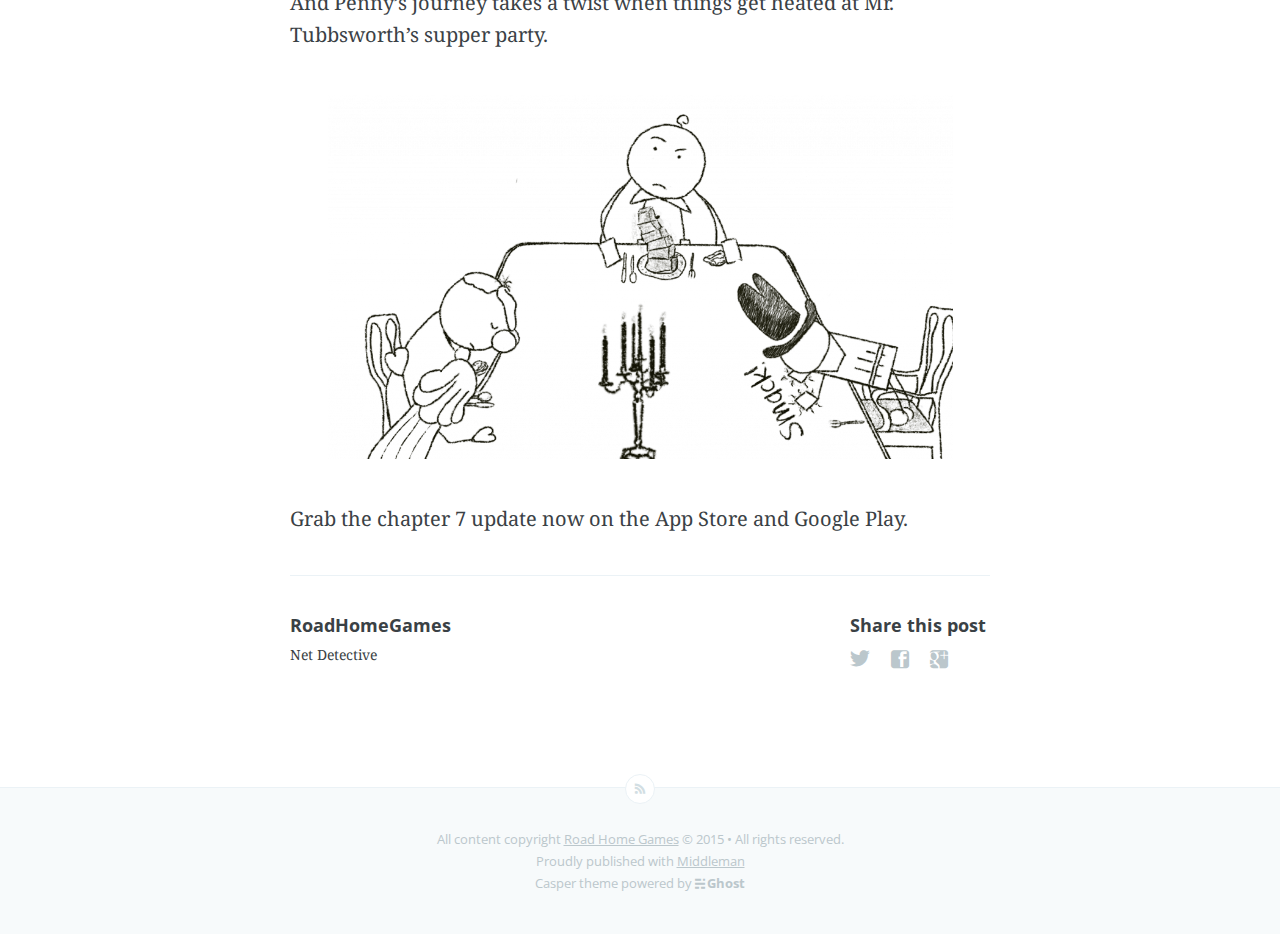
<file: 2014/12/29/the-chapter-7-update/index.html>
<!DOCTYPE html>
<html>
<head>
<title>Road Home Games: The Chapter 7 Update</title>
<meta content='I’ve been looking forward to releasing the Chapter 7 update and it’s finally out! Along with the expected minor bug fixes and some small art and story' name='description'>
<meta charset='utf-8'>
<meta content='width=device-width, initial-scale=1.0' name='viewport'>
<meta content='IE=edge' http-equiv='X-UA-Compatible'>
<meta content='True' name='HandheldFriendly'>
<meta content='320' name='MobileOptimized'>
<link rel="alternate" type="application/atom+xml" title="Atom Feed" href="/feed.xml" />
<link href="/images/magnifying_glass_icon.ico" rel="icon" type="image/ico" />
<link href="/stylesheets/application.css" rel="stylesheet" type="text/css" /><link href="/stylesheets/roadhomegames.css" rel="stylesheet" type="text/css" />
<link href='//fonts.googleapis.com/css?family=Noto+Serif:400,700,400italic|Open+Sans:700,400' rel='stylesheet' type='text/css'>
</head>
<body class='post-template tag-getting-started'>
<main class='content' role='main'>
<div class='net-detective-post-container'>
<a class='net-detective-post' href='/'>
<img alt="Blog Logo" src="/images/WebsiteBanner1.png" />
</a>
</div>
<article class='post tag-getting-started'>
<span class='post-meta'>
<time datetime='2014-12-29'>
29 Dec 2014
</time>
</span>
<h1 class='post-title'>The Chapter 7 Update</h1>
<section class='post-content'><p>I&rsquo;ve been looking forward to releasing the Chapter 7 update and it&rsquo;s finally out! Along with the expected minor bug fixes and some small art and story improvements, this update includes an entirely new chapter containing 12 all new puzzles along with the continuation of the story. Mr. Tubbsworth is a rather eccentric fellow who employs an unorthodox wait staff as you can see in the promo art for the chapter below.</p>

<p><a href="/images/6_NextChapter.png"><img class="aligncenter size-large wp-image-125" src="/images/6_NextChapter-1024x731.png" alt="6_NextChapter" width="625" height="446" /></a></p>

<p>In this chapter, we learn lots of exciting new information about the characters, such as SOMEONE&rsquo;s lack of table manners&hellip;</p>

<p><a href="/images/7_3_1.png"><img class="size-medium wp-image-129 aligncenter" src="/images/7_3_1.png" alt="7_3_1" width="243" height="300" /></a></p>

<p>And Penny&rsquo;s journey takes a twist when things get heated at Mr. Tubbsworth&rsquo;s supper party.</p>

<p><a href="/images/7_17.png"><img class="aligncenter size-large wp-image-127" src="/images/7_17-1024x597.png" alt="7_17" width="625" height="364" /></a></p>

<p>Grab the chapter 7 update now on the App Store and Google Play.</p>
</section>
<footer class='post-footer'>
<section class='author'>
<h4>RoadHomeGames</h4>
<p>Net Detective</p>
</section>
<section class='share'>
<h4>Share this post</h4>
<a class='icon-twitter' href='https://twitter.com/share?text=The Chapter 7 Update&amp;amp;url=http://www.example.com/2014/12/29/the-chapter-7-update/' onclick="window.open(this.href, 'twitter-share', 'width=550,height=235');return false;">
<span class='hidden'>Twitter</span>
</a>
<a class='icon-facebook' href='https://www.facebook.com/sharer/sharer.php?u=http://www.example.com/2014/12/29/the-chapter-7-update/' onclick="window.open(this.href, 'facebook-share','width=580,height=296');return false;">
<span class='hidden'>Facebook</span>
</a>
<a class='icon-google-plus' href='https://plus.google.com/share?url=http://www.example.com/2014/12/29/the-chapter-7-update/' onclick="window.open(this.href, 'google-plus-share', 'width=490,height=530');return false;">
<span class='hidden'>Google+</span>
</a>
</section>
</footer>
</article>
</main>

<footer class='site-footer'>
<a class='subscribe icon-feed' href='/feed.xml'>
<span class='tooltip'>Subscribe!</span>
</a>
<div class='inner'>
<section class='copyright'>
All content copyright
<a href="/">Road Home Games</a>
&copy;
2015
&bull; All rights reserved.
</section>
<section class='poweredby'>
Proudly published with
<a href='http://middlemanapp.com'>Middleman</a>
</section>
<section class='poweredby'>
Casper theme powered by
<a class='icon-ghost' href='https://ghost.org'>Ghost</a>
</section>
</div>
</footer>
<script src="/javascripts/analytics.js" type="text/javascript"></script>
<script src="/javascripts/application.js" type="text/javascript"></script>
</body>
</html>
</file>
<file: stylesheets/application.css>
@charset "UTF-8";
/* ==========================================================================
   Table of Contents
   ========================================================================== */
/*

    0.  Normalize
    1.  Icons
    2.  General
    3.  Utilities
    4.  General
    5.  Single Post
    6.  Third Party Elements
    7.  Pagination
    8.  Footer
    9.  Media Queries (Tablet)
    10. Media Queries (Mobile)

 */
/* ==========================================================================
   0. Normalize.css v2.1.3 | MIT License | git.io/normalize | (minified)
   ========================================================================== */
/* line 26, /Users/mingblinn/proj/rhg/blog/source/stylesheets/vendor/casper.css */
article, aside, details,
figcaption, figure,
footer, header, hgroup,
main, nav, section,
summary {
  display: block; }

/* line 31, /Users/mingblinn/proj/rhg/blog/source/stylesheets/vendor/casper.css */
audio, canvas, video {
  display: inline-block; }

/* line 32, /Users/mingblinn/proj/rhg/blog/source/stylesheets/vendor/casper.css */
audio:not([controls]) {
  display: none;
  height: 0; }

/* line 33, /Users/mingblinn/proj/rhg/blog/source/stylesheets/vendor/casper.css */
[hidden], template {
  display: none; }

/* line 34, /Users/mingblinn/proj/rhg/blog/source/stylesheets/vendor/casper.css */
html {
  font-family: sans-serif;
  -ms-text-size-adjust: 100%;
  -webkit-text-size-adjust: 100%; }

/* line 39, /Users/mingblinn/proj/rhg/blog/source/stylesheets/vendor/casper.css */
body {
  margin: 0; }

/* line 40, /Users/mingblinn/proj/rhg/blog/source/stylesheets/vendor/casper.css */
a {
  background: transparent; }

/* line 41, /Users/mingblinn/proj/rhg/blog/source/stylesheets/vendor/casper.css */
a:focus {
  outline: thin dotted; }

/* line 42, /Users/mingblinn/proj/rhg/blog/source/stylesheets/vendor/casper.css */
a:active, a:hover {
  outline: 0; }

/* line 43, /Users/mingblinn/proj/rhg/blog/source/stylesheets/vendor/casper.css */
h1 {
  font-size: 2em;
  margin: 0.67em 0; }

/* line 44, /Users/mingblinn/proj/rhg/blog/source/stylesheets/vendor/casper.css */
abbr[title] {
  border-bottom: 1px dotted; }

/* line 45, /Users/mingblinn/proj/rhg/blog/source/stylesheets/vendor/casper.css */
b, strong {
  font-weight: bold; }

/* line 46, /Users/mingblinn/proj/rhg/blog/source/stylesheets/vendor/casper.css */
dfn {
  font-style: italic; }

/* line 47, /Users/mingblinn/proj/rhg/blog/source/stylesheets/vendor/casper.css */
hr {
  -moz-box-sizing: content-box;
  box-sizing: content-box;
  height: 0; }

/* line 52, /Users/mingblinn/proj/rhg/blog/source/stylesheets/vendor/casper.css */
mark {
  background: #ff0;
  color: #000; }

/* line 53, /Users/mingblinn/proj/rhg/blog/source/stylesheets/vendor/casper.css */
code, kbd, pre,
samp {
  font-family: monospace, serif;
  font-size: 1em; }

/* line 55, /Users/mingblinn/proj/rhg/blog/source/stylesheets/vendor/casper.css */
pre {
  white-space: pre-wrap; }

/* line 56, /Users/mingblinn/proj/rhg/blog/source/stylesheets/vendor/casper.css */
q {
  quotes: "\201C" "\201D" "\2018" "\2019"; }

/* line 57, /Users/mingblinn/proj/rhg/blog/source/stylesheets/vendor/casper.css */
small {
  font-size: 80%; }

/* line 58, /Users/mingblinn/proj/rhg/blog/source/stylesheets/vendor/casper.css */
sub, sup {
  font-size: 75%;
  line-height: 0;
  position: relative;
  vertical-align: baseline; }

/* line 64, /Users/mingblinn/proj/rhg/blog/source/stylesheets/vendor/casper.css */
sup {
  top: -0.5em; }

/* line 65, /Users/mingblinn/proj/rhg/blog/source/stylesheets/vendor/casper.css */
sub {
  bottom: -0.25em; }

/* line 66, /Users/mingblinn/proj/rhg/blog/source/stylesheets/vendor/casper.css */
img {
  border: 0; }

/* line 67, /Users/mingblinn/proj/rhg/blog/source/stylesheets/vendor/casper.css */
svg:not(:root) {
  overflow: hidden; }

/* line 68, /Users/mingblinn/proj/rhg/blog/source/stylesheets/vendor/casper.css */
figure {
  margin: 0; }

/* line 69, /Users/mingblinn/proj/rhg/blog/source/stylesheets/vendor/casper.css */
fieldset {
  border: 1px solid #c0c0c0;
  margin: 0 2px;
  padding: 0.35em 0.625em 0.75em; }

/* line 74, /Users/mingblinn/proj/rhg/blog/source/stylesheets/vendor/casper.css */
legend {
  border: 0;
  padding: 0; }

/* line 75, /Users/mingblinn/proj/rhg/blog/source/stylesheets/vendor/casper.css */
button, input, select,
textarea {
  font-family: inherit;
  font-size: 100%;
  margin: 0; }

/* line 77, /Users/mingblinn/proj/rhg/blog/source/stylesheets/vendor/casper.css */
button, input {
  line-height: normal; }

/* line 78, /Users/mingblinn/proj/rhg/blog/source/stylesheets/vendor/casper.css */
button, select {
  text-transform: none; }

/* line 79, /Users/mingblinn/proj/rhg/blog/source/stylesheets/vendor/casper.css */
button, html input[type="button"],
input[type="reset"], input[type="submit"] {
  -webkit-appearance: button;
  cursor: pointer; }

/* line 84, /Users/mingblinn/proj/rhg/blog/source/stylesheets/vendor/casper.css */
button[disabled], html input[disabled] {
  cursor: default; }

/* line 85, /Users/mingblinn/proj/rhg/blog/source/stylesheets/vendor/casper.css */
input[type="checkbox"],
input[type="radio"] {
  box-sizing: border-box;
  padding: 0; }

/* line 87, /Users/mingblinn/proj/rhg/blog/source/stylesheets/vendor/casper.css */
input[type="search"] {
  -webkit-appearance: textfield;
  -moz-box-sizing: content-box;
  -webkit-box-sizing: content-box;
  box-sizing: content-box; }

/* line 93, /Users/mingblinn/proj/rhg/blog/source/stylesheets/vendor/casper.css */
input[type="search"]::-webkit-search-cancel-button,
input[type="search"]::-webkit-search-decoration {
  -webkit-appearance: none; }

/* line 95, /Users/mingblinn/proj/rhg/blog/source/stylesheets/vendor/casper.css */
button::-moz-focus-inner,
input::-moz-focus-inner {
  border: 0;
  padding: 0; }

/* line 97, /Users/mingblinn/proj/rhg/blog/source/stylesheets/vendor/casper.css */
textarea {
  overflow: auto;
  vertical-align: top; }

/* line 98, /Users/mingblinn/proj/rhg/blog/source/stylesheets/vendor/casper.css */
table {
  border-collapse: collapse;
  border-spacing: 0; }

/* ==========================================================================
   1. Icons - Sets up the icon font and respective classes
   ========================================================================== */
/* Import the font file with the icons in it */
@font-face {
  font-family: 'icons';
  src: url("../fonts/icons.eot");
  src: url("../fonts/icons.eot?#iefix") format("embedded-opentype"), url("../fonts/icons.woff") format("woff"), url("../fonts/icons.ttf") format("truetype"), url("../fonts/icons.svg#icons") format("svg");
  font-weight: normal;
  font-style: normal; }
/* Apply these base styles to all icons */
/* line 118, /Users/mingblinn/proj/rhg/blog/source/stylesheets/vendor/casper.css */
.icon-ghost:before,
.icon-feed:before,
.icon-twitter:before,
.icon-google-plus:before,
.icon-facebook:before {
  font-family: 'icons';
  speak: none;
  font-style: normal;
  font-weight: normal;
  font-variant: normal;
  text-transform: none;
  line-height: 1;
  text-decoration: none;
  -webkit-font-smoothing: antialiased;
  -moz-osx-font-smoothing: grayscale; }

/* Each icon is created by inserting the corret character into the
   content of the :before pseudo element. Like a boss. */
/* line 137, /Users/mingblinn/proj/rhg/blog/source/stylesheets/vendor/casper.css */
.icon-ghost:before {
  content: "\e000"; }

/* line 140, /Users/mingblinn/proj/rhg/blog/source/stylesheets/vendor/casper.css */
.icon-feed:before {
  content: "\e001"; }

/* line 143, /Users/mingblinn/proj/rhg/blog/source/stylesheets/vendor/casper.css */
.icon-twitter:before {
  content: "\e002";
  font-size: 1.1em; }

/* line 147, /Users/mingblinn/proj/rhg/blog/source/stylesheets/vendor/casper.css */
.icon-google-plus:before {
  content: "\e003"; }

/* line 150, /Users/mingblinn/proj/rhg/blog/source/stylesheets/vendor/casper.css */
.icon-facebook:before {
  content: "\e004"; }

/* ==========================================================================
   2. General - Setting up some base styles
   ========================================================================== */
/* line 159, /Users/mingblinn/proj/rhg/blog/source/stylesheets/vendor/casper.css */
html {
  height: 100%;
  max-height: 100%;
  font-size: 62.5%; }

/* line 165, /Users/mingblinn/proj/rhg/blog/source/stylesheets/vendor/casper.css */
body {
  height: 100%;
  max-height: 100%;
  font-family: 'Noto Serif', serif;
  font-size: 2.0rem;
  line-height: 1.6em;
  color: #3A4145; }

/* line 174, /Users/mingblinn/proj/rhg/blog/source/stylesheets/vendor/casper.css */
::-moz-selection {
  color: #222;
  background: #D6EDFF;
  text-shadow: none; }

/* line 180, /Users/mingblinn/proj/rhg/blog/source/stylesheets/vendor/casper.css */
::selection {
  color: #222;
  background: #D6EDFF;
  text-shadow: none; }

/* line 186, /Users/mingblinn/proj/rhg/blog/source/stylesheets/vendor/casper.css */
h1, h2, h3,
h4, h5, h6 {
  text-rendering: optimizeLegibility;
  line-height: 1;
  margin-top: 0;
  font-family: 'Open Sans', sans-serif; }

/* line 194, /Users/mingblinn/proj/rhg/blog/source/stylesheets/vendor/casper.css */
h1 {
  font-size: 5rem;
  line-height: 1.2em;
  letter-spacing: -2px;
  text-indent: -3px; }

/* line 201, /Users/mingblinn/proj/rhg/blog/source/stylesheets/vendor/casper.css */
h2 {
  font-size: 4rem;
  line-height: 1.2em;
  letter-spacing: -1px;
  text-indent: -2px; }

/* line 208, /Users/mingblinn/proj/rhg/blog/source/stylesheets/vendor/casper.css */
h3 {
  font-size: 3.5rem; }

/* line 212, /Users/mingblinn/proj/rhg/blog/source/stylesheets/vendor/casper.css */
h4 {
  font-size: 3rem; }

/* line 216, /Users/mingblinn/proj/rhg/blog/source/stylesheets/vendor/casper.css */
h5 {
  font-size: 2.5rem; }

/* line 220, /Users/mingblinn/proj/rhg/blog/source/stylesheets/vendor/casper.css */
h6 {
  font-size: 2rem; }

/* line 224, /Users/mingblinn/proj/rhg/blog/source/stylesheets/vendor/casper.css */
a {
  color: #4a4a4a;
  transition: color ease 0.3s; }

/* line 229, /Users/mingblinn/proj/rhg/blog/source/stylesheets/vendor/casper.css */
a:hover {
  color: #57A3E8; }

/* line 233, /Users/mingblinn/proj/rhg/blog/source/stylesheets/vendor/casper.css */
h1 a, h2 a, h3 a,
h4 a, h5 a, h6 a {
  color: #50585D; }

/* line 239, /Users/mingblinn/proj/rhg/blog/source/stylesheets/vendor/casper.css */
p, ul, ol, dl {
  margin: 1.6em 0; }

/* line 243, /Users/mingblinn/proj/rhg/blog/source/stylesheets/vendor/casper.css */
ol ol, ul ul,
ul ol, ol ul {
  margin: 0.4em 0; }

/* line 248, /Users/mingblinn/proj/rhg/blog/source/stylesheets/vendor/casper.css */
dl dt {
  float: left;
  width: 180px;
  overflow: hidden;
  clear: left;
  text-align: right;
  text-overflow: ellipsis;
  white-space: nowrap;
  font-weight: bold;
  margin-bottom: 1em; }

/* line 260, /Users/mingblinn/proj/rhg/blog/source/stylesheets/vendor/casper.css */
dl dd {
  margin-left: 200px;
  margin-bottom: 1em; }

/* line 265, /Users/mingblinn/proj/rhg/blog/source/stylesheets/vendor/casper.css */
hr {
  display: block;
  height: 1px;
  border: 0;
  border-top: 1px solid #efefef;
  margin: 3.2em 0;
  padding: 0; }

/* line 274, /Users/mingblinn/proj/rhg/blog/source/stylesheets/vendor/casper.css */
blockquote {
  -moz-box-sizing: border-box;
  box-sizing: border-box;
  margin: 1.6em 0 1.6em -2.2em;
  padding: 0 0 0 1.6em;
  border-left: #4a4a4a 0.4em solid; }

/* line 282, /Users/mingblinn/proj/rhg/blog/source/stylesheets/vendor/casper.css */
blockquote p {
  margin: 0.8em 0;
  font-style: italic; }

/* line 287, /Users/mingblinn/proj/rhg/blog/source/stylesheets/vendor/casper.css */
blockquote small {
  display: inline-block;
  margin: 0.8em 0 0.8em 1.5em;
  font-size: 0.9em;
  color: #ccc; }

/* line 294, /Users/mingblinn/proj/rhg/blog/source/stylesheets/vendor/casper.css */
blockquote small:before {
  content: '\2014 \00A0'; }

/* line 296, /Users/mingblinn/proj/rhg/blog/source/stylesheets/vendor/casper.css */
blockquote cite {
  font-weight: bold; }

/* line 300, /Users/mingblinn/proj/rhg/blog/source/stylesheets/vendor/casper.css */
blockquote cite a {
  font-weight: normal; }

/* line 302, /Users/mingblinn/proj/rhg/blog/source/stylesheets/vendor/casper.css */
mark {
  background-color: #ffc336; }

/* line 306, /Users/mingblinn/proj/rhg/blog/source/stylesheets/vendor/casper.css */
code, tt {
  padding: 1px 3px;
  font-family: Inconsolata, monospace, sans-serif;
  font-size: 0.85em;
  white-space: pre-wrap;
  border: 1px solid #E3EDF3;
  background: #F7FAFB;
  border-radius: 2px; }

/* line 316, /Users/mingblinn/proj/rhg/blog/source/stylesheets/vendor/casper.css */
pre {
  -moz-box-sizing: border-box;
  box-sizing: border-box;
  margin: 1.6em 0;
  border: 1px solid #E3EDF3;
  width: 100%;
  padding: 10px;
  font-family: Inconsolata, monospace, sans-serif;
  font-size: 0.9em;
  white-space: pre;
  overflow: auto;
  background: #F7FAFB;
  border-radius: 3px; }

/* line 331, /Users/mingblinn/proj/rhg/blog/source/stylesheets/vendor/casper.css */
pre code, tt {
  font-size: inherit;
  white-space: -moz-pre-wrap;
  white-space: pre-wrap;
  background: transparent;
  border: none;
  padding: 0; }

/* line 340, /Users/mingblinn/proj/rhg/blog/source/stylesheets/vendor/casper.css */
kbd {
  display: inline-block;
  margin-bottom: 0.4em;
  padding: 1px 8px;
  border: #ccc 1px solid;
  color: #666;
  text-shadow: #fff 0 1px 0;
  font-size: 0.9em;
  font-weight: bold;
  background: #f4f4f4;
  border-radius: 4px;
  box-shadow: 0 1px 0 rgba(0, 0, 0, 0.2), 0 1px 0 0 #fff inset; }

/* line 356, /Users/mingblinn/proj/rhg/blog/source/stylesheets/vendor/casper.css */
table {
  -moz-box-sizing: border-box;
  box-sizing: border-box;
  margin: 1.6em 0;
  width: 100%;
  max-width: 100%;
  background-color: transparent; }

/* line 365, /Users/mingblinn/proj/rhg/blog/source/stylesheets/vendor/casper.css */
table th,
table td {
  padding: 8px;
  line-height: 20px;
  text-align: left;
  vertical-align: top;
  border-top: 1px solid #efefef; }

/* line 374, /Users/mingblinn/proj/rhg/blog/source/stylesheets/vendor/casper.css */
table th {
  color: #000; }

/* line 376, /Users/mingblinn/proj/rhg/blog/source/stylesheets/vendor/casper.css */
table caption + thead tr:first-child th,
table caption + thead tr:first-child td,
table colgroup + thead tr:first-child th,
table colgroup + thead tr:first-child td,
table thead:first-child tr:first-child th,
table thead:first-child tr:first-child td {
  border-top: 0; }

/* line 385, /Users/mingblinn/proj/rhg/blog/source/stylesheets/vendor/casper.css */
table tbody + tbody {
  border-top: 2px solid #efefef; }

/* line 387, /Users/mingblinn/proj/rhg/blog/source/stylesheets/vendor/casper.css */
table table table {
  background-color: #fff; }

/* line 389, /Users/mingblinn/proj/rhg/blog/source/stylesheets/vendor/casper.css */
table tbody > tr:nth-child(odd) > td,
table tbody > tr:nth-child(odd) > th {
  background-color: #f6f6f6; }

/* line 394, /Users/mingblinn/proj/rhg/blog/source/stylesheets/vendor/casper.css */
table.plain tbody > tr:nth-child(odd) > td,
table.plain tbody > tr:nth-child(odd) > th {
  background: transparent; }

/* line 399, /Users/mingblinn/proj/rhg/blog/source/stylesheets/vendor/casper.css */
iframe, .fluid-width-video-wrapper {
  display: block;
  margin: 1.6em 0; }

/* When a video is inside the fitvids wrapper, drop the
margin on the iframe, cause it breaks stuff. */
/* line 406, /Users/mingblinn/proj/rhg/blog/source/stylesheets/vendor/casper.css */
.fluid-width-video-wrapper iframe {
  margin: 0; }

/* ==========================================================================
   3. Utilities - These things get used a lot
   ========================================================================== */
/* Clears shit */
/* line 416, /Users/mingblinn/proj/rhg/blog/source/stylesheets/vendor/casper.css */
.clearfix:before,
.clearfix:after {
  content: " ";
  display: table; }

/* line 421, /Users/mingblinn/proj/rhg/blog/source/stylesheets/vendor/casper.css */
.clearfix:after {
  clear: both; }

/* line 422, /Users/mingblinn/proj/rhg/blog/source/stylesheets/vendor/casper.css */
.clearfix {
  *zoom: 1; }

/* Hides shit */
/* line 425, /Users/mingblinn/proj/rhg/blog/source/stylesheets/vendor/casper.css */
.hidden {
  text-indent: -9999px;
  visibility: hidden;
  display: none; }

/* Creates a responsive wrapper that makes our content scale nicely */
/* line 432, /Users/mingblinn/proj/rhg/blog/source/stylesheets/vendor/casper.css */
.inner {
  position: relative;
  width: 80%;
  max-width: 700px;
  margin: 0 auto; }

/* Centres vertically yo. (IE8+) */
/* line 440, /Users/mingblinn/proj/rhg/blog/source/stylesheets/vendor/casper.css */
.vertical {
  display: table-cell;
  vertical-align: middle; }

/* ==========================================================================
   4. General - The main styles for the the theme
   ========================================================================== */
/* Big cover image on the home page */
/* line 451, /Users/mingblinn/proj/rhg/blog/source/stylesheets/vendor/casper.css */
.site-head {
  position: relative;
  display: table;
  width: 100%;
  height: 60%;
  margin-bottom: 5rem;
  text-align: center;
  color: #fff;
  background: #303538 no-repeat center center;
  background-size: cover; }

/* line 463, /Users/mingblinn/proj/rhg/blog/source/stylesheets/vendor/casper.css */
.blog-logo {
  text-decoration: none; }

/* Yo-logo. Yolo-go. Upload one in ghost/settings/ */
/* line 468, /Users/mingblinn/proj/rhg/blog/source/stylesheets/vendor/casper.css */
.blog-logo img {
  display: block;
  max-height: 100px;
  width: auto;
  margin: 0 auto;
  line-height: 0; }

/* The details of your blog. Defined in ghost/settings/ */
/* line 477, /Users/mingblinn/proj/rhg/blog/source/stylesheets/vendor/casper.css */
.blog-title {
  margin: 10px 0 10px 0;
  font-size: 5rem;
  letter-spacing: -1px;
  font-weight: bold;
  font-family: 'Open Sans', sans-serif;
  text-shadow: 0 1px 6px rgba(0, 0, 0, 0.1); }

/* line 486, /Users/mingblinn/proj/rhg/blog/source/stylesheets/vendor/casper.css */
.blog-description {
  margin: 0;
  font-size: 1.8rem;
  line-height: 1.5em;
  font-weight: 300;
  font-family: 'Noto Serif', serif;
  letter-spacing: 0;
  text-shadow: 0 1px 3px rgba(0, 0, 0, 0.15); }

/* Every post, on every page, gets this style on its <article> tag */
/* line 497, /Users/mingblinn/proj/rhg/blog/source/stylesheets/vendor/casper.css */
.post {
  position: relative;
  width: 80%;
  max-width: 700px;
  margin: 4rem auto;
  padding-bottom: 4rem;
  border-bottom: #EBF2F6 1px solid;
  word-break: break-word;
  hyphens: auto; }

/* Add a little circle in the middle of the border-bottom on our .post
   just for the lolz and stylepoints. */
/* line 510, /Users/mingblinn/proj/rhg/blog/source/stylesheets/vendor/casper.css */
.post:after {
  display: block;
  content: "";
  width: 7px;
  height: 7px;
  border: #E7EEF2 1px solid;
  position: absolute;
  bottom: -5px;
  left: 50%;
  margin-left: -5px;
  background: #fff;
  -webkit-border-radius: 100%;
  -moz-border-radius: 100%;
  border-radius: 100%;
  box-shadow: #fff 0 0 0 5px; }

/* line 527, /Users/mingblinn/proj/rhg/blog/source/stylesheets/vendor/casper.css */
.post-title {
  margin: 0; }

/* line 531, /Users/mingblinn/proj/rhg/blog/source/stylesheets/vendor/casper.css */
.post-title a {
  text-decoration: none; }

/* line 535, /Users/mingblinn/proj/rhg/blog/source/stylesheets/vendor/casper.css */
.post-excerpt p {
  margin: 1.6rem 0 0 0;
  font-size: 0.9em;
  line-height: 1.6em; }

/* line 541, /Users/mingblinn/proj/rhg/blog/source/stylesheets/vendor/casper.css */
.post-meta {
  display: inline-block;
  margin: 0 0 5px 0;
  font-family: 'Open Sans', sans-serif;
  font-size: 1.5rem;
  color: #9EABB3; }

/* line 549, /Users/mingblinn/proj/rhg/blog/source/stylesheets/vendor/casper.css */
.post-meta a {
  color: #9EABB3;
  text-decoration: none; }

/* line 554, /Users/mingblinn/proj/rhg/blog/source/stylesheets/vendor/casper.css */
.post-meta a:hover {
  text-decoration: underline; }

/* line 558, /Users/mingblinn/proj/rhg/blog/source/stylesheets/vendor/casper.css */
.user-meta {
  position: relative;
  padding: 0.3rem 40px 0 100px;
  min-height: 77px; }

/* line 564, /Users/mingblinn/proj/rhg/blog/source/stylesheets/vendor/casper.css */
.user-image {
  position: absolute;
  top: 0;
  left: 0; }

/* line 570, /Users/mingblinn/proj/rhg/blog/source/stylesheets/vendor/casper.css */
.user-name {
  display: block;
  font-weight: bold; }

/* line 575, /Users/mingblinn/proj/rhg/blog/source/stylesheets/vendor/casper.css */
.user-bio {
  display: block;
  max-width: 440px;
  font-size: 1.4rem;
  line-height: 1.5em; }

/* line 582, /Users/mingblinn/proj/rhg/blog/source/stylesheets/vendor/casper.css */
.publish-meta {
  position: absolute;
  top: 0;
  right: 0;
  padding: 4.3rem 0 4rem 0;
  text-align: right; }

/* line 590, /Users/mingblinn/proj/rhg/blog/source/stylesheets/vendor/casper.css */
.publish-heading {
  display: block;
  font-weight: bold; }

/* line 595, /Users/mingblinn/proj/rhg/blog/source/stylesheets/vendor/casper.css */
.publish-date {
  display: block;
  font-size: 1.4rem;
  line-height: 1.5em; }

/* ==========================================================================
   5. Single Post - When you click on an individual post
   ========================================================================== */
/* Stop .full-img from creating horizontal scroll - slight hack due to
   imperfections with browser width % calculations and rounding */
/* line 607, /Users/mingblinn/proj/rhg/blog/source/stylesheets/vendor/casper.css */
.post-template .content {
  overflow: hidden; }

/* Tweak the .post wrapper style */
/* line 612, /Users/mingblinn/proj/rhg/blog/source/stylesheets/vendor/casper.css */
.post-template .post {
  margin-top: 0;
  border-bottom: none;
  padding-bottom: 0; }

/* Kill that stylish little circle that was on the border, too */
/* line 619, /Users/mingblinn/proj/rhg/blog/source/stylesheets/vendor/casper.css */
.post-template .post:after {
  display: none; }

/* Insert some mad padding up in the header for better spacing */
/* line 624, /Users/mingblinn/proj/rhg/blog/source/stylesheets/vendor/casper.css */
.post-template .post-header {
  padding: 60px 0;
  text-align: center; }

/* line 629, /Users/mingblinn/proj/rhg/blog/source/stylesheets/vendor/casper.css */
.post-template .blog-title {
  display: inline-block;
  padding: 2.5rem 0; }

/* Keep images centred and within the bounds of the post-width */
/* line 635, /Users/mingblinn/proj/rhg/blog/source/stylesheets/vendor/casper.css */
.post-content img {
  display: block;
  max-width: 100%;
  height: auto;
  margin: 0 auto;
  padding: 0.6em 0; }

/* Break out larger images to be wider than the main text column
   the class is applied with jQuery */
/* line 645, /Users/mingblinn/proj/rhg/blog/source/stylesheets/vendor/casper.css */
.post-content .full-img {
  width: 126%;
  max-width: none;
  margin: 0 -13%; }

/* The author credit area after the post */
/* line 652, /Users/mingblinn/proj/rhg/blog/source/stylesheets/vendor/casper.css */
.post-footer {
  position: relative;
  margin: 4rem 0 0 0;
  padding: 4rem 0 0 0;
  border-top: #EBF2F6 1px solid; }

/* line 659, /Users/mingblinn/proj/rhg/blog/source/stylesheets/vendor/casper.css */
.post-footer h4 {
  font-size: 1.8rem;
  margin: 0; }

/* line 664, /Users/mingblinn/proj/rhg/blog/source/stylesheets/vendor/casper.css */
.post-footer p {
  margin: 1rem 0;
  font-size: 1.4rem;
  line-height: 1.6em; }

/* list of author links - location / url */
/* line 671, /Users/mingblinn/proj/rhg/blog/source/stylesheets/vendor/casper.css */
.author-meta {
  padding: 0;
  margin: 0;
  list-style: none;
  font-size: 1.4rem;
  line-height: 1;
  font-style: italic;
  color: #9EABB3; }

/* line 681, /Users/mingblinn/proj/rhg/blog/source/stylesheets/vendor/casper.css */
.author-meta li {
  float: left;
  margin-left: 10px;
  /* space to the left of the bullet */ }

/* bullet divider */
/* line 687, /Users/mingblinn/proj/rhg/blog/source/stylesheets/vendor/casper.css */
.author-meta li:before {
  content: "•";
  display: inline-block;
  margin-right: 10px;
  /* space to the right of the bullet */
  color: #BBC7CC; }

/* disable the bullet divider for the first item in the list */
/* line 695, /Users/mingblinn/proj/rhg/blog/source/stylesheets/vendor/casper.css */
.author-meta li:first-child {
  margin-left: 0; }

/* line 696, /Users/mingblinn/proj/rhg/blog/source/stylesheets/vendor/casper.css */
.author-meta li:first-child:before {
  display: none; }

/* line 698, /Users/mingblinn/proj/rhg/blog/source/stylesheets/vendor/casper.css */
.author-meta a {
  color: #9EABB3; }

/* line 701, /Users/mingblinn/proj/rhg/blog/source/stylesheets/vendor/casper.css */
.author-meta a:hover {
  color: #57A3E8; }

/* Create some space to the right for the share links */
/* line 706, /Users/mingblinn/proj/rhg/blog/source/stylesheets/vendor/casper.css */
.post-footer .author {
  margin-right: 180px; }

/* Drop the share links in the space to the right.
   Doing it like this means it's easier for the author bio
   to be flexible at smaller screen sizes while the share
   links remain at a fixed width the whole time */
/* line 714, /Users/mingblinn/proj/rhg/blog/source/stylesheets/vendor/casper.css */
.post-footer .share {
  position: absolute;
  top: 4rem;
  right: 0;
  width: 140px; }

/* line 721, /Users/mingblinn/proj/rhg/blog/source/stylesheets/vendor/casper.css */
.post-footer .share a {
  font-size: 1.8rem;
  display: inline-block;
  margin: 1rem 1.6rem 1.6rem 0;
  color: #BBC7CC;
  text-decoration: none; }

/* line 729, /Users/mingblinn/proj/rhg/blog/source/stylesheets/vendor/casper.css */
.post-footer .share a:hover {
  color: #50585D; }

/* ==========================================================================
   6. Third Party Elements - Embeds from other services
   ========================================================================== */
/* Github */
/* line 740, /Users/mingblinn/proj/rhg/blog/source/stylesheets/vendor/casper.css */
.gist table {
  margin: 0;
  font-size: 1.4rem; }

/* line 745, /Users/mingblinn/proj/rhg/blog/source/stylesheets/vendor/casper.css */
.gist .line-number {
  min-width: 25px;
  font-size: 1.1rem; }

/* ==========================================================================
   7. Pagination - Tools to let you flick between pages
   ========================================================================== */
/* The main wrapper for our pagination links */
/* line 756, /Users/mingblinn/proj/rhg/blog/source/stylesheets/vendor/casper.css */
.pagination {
  position: relative;
  width: 80%;
  max-width: 700px;
  margin: 4rem auto;
  font-family: 'Open Sans', sans-serif;
  font-size: 1.3rem;
  color: #9EABB3;
  text-align: center; }

/* line 767, /Users/mingblinn/proj/rhg/blog/source/stylesheets/vendor/casper.css */
.pagination a {
  color: #9EABB3; }

/* Push the previous/next links out to the left/right */
/* line 772, /Users/mingblinn/proj/rhg/blog/source/stylesheets/vendor/casper.css */
.older-posts,
.newer-posts {
  position: absolute;
  display: inline-block;
  padding: 0 15px;
  border: #EBF2F6 2px solid;
  text-decoration: none;
  border-radius: 30px;
  transition: border ease 0.3s; }

/* line 783, /Users/mingblinn/proj/rhg/blog/source/stylesheets/vendor/casper.css */
.older-posts {
  right: 0; }

/* line 787, /Users/mingblinn/proj/rhg/blog/source/stylesheets/vendor/casper.css */
.page-number {
  display: inline-block;
  padding: 2px 0; }

/* line 792, /Users/mingblinn/proj/rhg/blog/source/stylesheets/vendor/casper.css */
.newer-posts {
  left: 0; }

/* line 796, /Users/mingblinn/proj/rhg/blog/source/stylesheets/vendor/casper.css */
.older-posts:hover,
.newer-posts:hover {
  border-color: #9EABB3; }

/* ==========================================================================
   8. Footer - The bottom of every page
   ========================================================================== */
/* line 806, /Users/mingblinn/proj/rhg/blog/source/stylesheets/vendor/casper.css */
.site-footer {
  position: relative;
  margin: 8rem 0 0 0;
  padding: 4rem 0;
  border-top: #EBF2F6 1px solid;
  font-family: 'Open Sans', sans-serif;
  font-size: 1.3rem;
  line-height: 1.7em;
  color: #BBC7CC;
  text-align: center;
  background: #F7FAFB; }

/* line 819, /Users/mingblinn/proj/rhg/blog/source/stylesheets/vendor/casper.css */
.site-footer a {
  color: #BBC7CC;
  text-decoration: underline; }

/* line 824, /Users/mingblinn/proj/rhg/blog/source/stylesheets/vendor/casper.css */
.site-footer a:hover {
  color: #50585D; }

/* line 828, /Users/mingblinn/proj/rhg/blog/source/stylesheets/vendor/casper.css */
.poweredby .icon-ghost {
  font-weight: 700;
  text-decoration: none; }

/* line 833, /Users/mingblinn/proj/rhg/blog/source/stylesheets/vendor/casper.css */
.poweredby .icon-ghost:hover {
  text-decoration: none; }

/* line 837, /Users/mingblinn/proj/rhg/blog/source/stylesheets/vendor/casper.css */
.poweredby .icon-ghost:before {
  font-size: 1rem;
  margin-right: 0.2em; }

/* The subscribe icon on the footer */
/* line 843, /Users/mingblinn/proj/rhg/blog/source/stylesheets/vendor/casper.css */
.subscribe {
  width: 28px;
  height: 28px;
  position: absolute;
  top: -14px;
  left: 50%;
  margin-left: -15px;
  border: #EBF2F6 1px solid;
  text-align: center;
  line-height: 2.4rem;
  border-radius: 50px;
  background: #fff;
  transition: box-shadow 0.5s; }

/* The RSS icon, inserted via icon font */
/* line 859, /Users/mingblinn/proj/rhg/blog/source/stylesheets/vendor/casper.css */
.subscribe:before {
  color: #D2DEE3;
  font-size: 10px;
  position: absolute;
  top: 9px;
  left: 9px;
  font-weight: bold;
  transition: color 0.5s ease; }

/* Add a box shadow to on hover */
/* line 870, /Users/mingblinn/proj/rhg/blog/source/stylesheets/vendor/casper.css */
.subscribe:hover {
  box-shadow: rgba(0, 0, 0, 0.05) 0 0 0 3px;
  transition: box-shadow 0.25s; }

/* line 875, /Users/mingblinn/proj/rhg/blog/source/stylesheets/vendor/casper.css */
.subscribe:hover:before {
  color: #50585D; }

/* CSS tooltip saying "Subscribe!" - initially hidden */
/* line 880, /Users/mingblinn/proj/rhg/blog/source/stylesheets/vendor/casper.css */
.tooltip {
  opacity: 0;
  display: inline-block;
  padding: 4px 8px 5px 8px;
  position: absolute;
  top: -23px;
  left: -21px;
  color: rgba(255, 255, 255, 0.9);
  font-size: 1.1rem;
  line-height: 1em;
  text-align: center;
  background: #50585D;
  border-radius: 20px;
  box-shadow: 0 1px 4px rgba(0, 0, 0, 0.1);
  transition: opacity 0.3s ease, top 0.3s ease; }

/* The little chiclet arrow under the tooltip, pointing down */
/* line 898, /Users/mingblinn/proj/rhg/blog/source/stylesheets/vendor/casper.css */
.tooltip:after {
  content: "";
  border-width: 5px 5px 0 5px;
  border-style: solid;
  border-color: #50585D transparent;
  display: block;
  position: absolute;
  bottom: -4px;
  left: 50%;
  margin-left: -5px;
  z-index: 220;
  width: 0; }

/* On hover, show the tooltip! */
/* line 913, /Users/mingblinn/proj/rhg/blog/source/stylesheets/vendor/casper.css */
.subscribe:hover .tooltip {
  opacity: 1;
  top: -33px; }

/* ==========================================================================
   9. Media Queries - Smaller than 900px
   ========================================================================== */
@media only screen and (max-width: 900px) {
  /* line 925, /Users/mingblinn/proj/rhg/blog/source/stylesheets/vendor/casper.css */
  blockquote {
    margin-left: 0; }

  /* line 929, /Users/mingblinn/proj/rhg/blog/source/stylesheets/vendor/casper.css */
  .site-head {
    -webkit-box-sizing: border-box;
    -moz-box-sizing: border-box;
    box-sizing: border-box;
    height: auto;
    min-height: 240px;
    padding: 15% 0; }

  /* line 938, /Users/mingblinn/proj/rhg/blog/source/stylesheets/vendor/casper.css */
  .blog-title {
    font-size: 4rem;
    letter-spacing: -1px; }

  /* line 943, /Users/mingblinn/proj/rhg/blog/source/stylesheets/vendor/casper.css */
  .blog-description {
    font-size: 1.7rem;
    line-height: 1.5em; }

  /* line 948, /Users/mingblinn/proj/rhg/blog/source/stylesheets/vendor/casper.css */
  .post {
    font-size: 0.9em;
    line-height: 1.6em; }

  /* line 953, /Users/mingblinn/proj/rhg/blog/source/stylesheets/vendor/casper.css */
  .post-template .post {
    padding-bottom: 1rem; }

  /* line 957, /Users/mingblinn/proj/rhg/blog/source/stylesheets/vendor/casper.css */
  .post-template .post-header {
    padding: 40px 0; }

  /* line 961, /Users/mingblinn/proj/rhg/blog/source/stylesheets/vendor/casper.css */
  h1 {
    font-size: 4.8rem;
    text-indent: -2px; }

  /* line 966, /Users/mingblinn/proj/rhg/blog/source/stylesheets/vendor/casper.css */
  h2 {
    font-size: 3.8rem; }

  /* line 970, /Users/mingblinn/proj/rhg/blog/source/stylesheets/vendor/casper.css */
  h3 {
    font-size: 3.3rem; }

  /* line 974, /Users/mingblinn/proj/rhg/blog/source/stylesheets/vendor/casper.css */
  h4 {
    font-size: 2.8rem; } }
/* ==========================================================================
   10. Media Queries - Smaller than 500px
   ========================================================================== */
@media only screen and (max-width: 500px) {
  /* line 987, /Users/mingblinn/proj/rhg/blog/source/stylesheets/vendor/casper.css */
  .blog-logo img {
    max-height: 80px; }

  /* line 991, /Users/mingblinn/proj/rhg/blog/source/stylesheets/vendor/casper.css */
  .inner,
  .pagination {
    width: auto;
    margin-left: 16px;
    margin-right: 16px; }

  /* line 998, /Users/mingblinn/proj/rhg/blog/source/stylesheets/vendor/casper.css */
  .post {
    width: auto;
    margin-left: 16px;
    margin-right: 16px;
    font-size: 0.8em;
    line-height: 1.6em; }

  /* line 1006, /Users/mingblinn/proj/rhg/blog/source/stylesheets/vendor/casper.css */
  .site-head {
    padding: 10% 0; }

  /* line 1010, /Users/mingblinn/proj/rhg/blog/source/stylesheets/vendor/casper.css */
  .blog-title {
    font-size: 3rem; }

  /* line 1014, /Users/mingblinn/proj/rhg/blog/source/stylesheets/vendor/casper.css */
  .blog-description {
    font-size: 1.5rem; }

  /* line 1019, /Users/mingblinn/proj/rhg/blog/source/stylesheets/vendor/casper.css */
  h1, h2 {
    font-size: 3rem;
    line-height: 1.1em;
    letter-spacing: -1px; }

  /* line 1025, /Users/mingblinn/proj/rhg/blog/source/stylesheets/vendor/casper.css */
  h3 {
    font-size: 2.8rem; }

  /* line 1029, /Users/mingblinn/proj/rhg/blog/source/stylesheets/vendor/casper.css */
  h4 {
    font-size: 2.3rem; }

  /* line 1033, /Users/mingblinn/proj/rhg/blog/source/stylesheets/vendor/casper.css */
  .post-template .post {
    padding-bottom: 0; }

  /* line 1037, /Users/mingblinn/proj/rhg/blog/source/stylesheets/vendor/casper.css */
  .post-template .post-header {
    padding: 30px 0; }

  /* line 1041, /Users/mingblinn/proj/rhg/blog/source/stylesheets/vendor/casper.css */
  .post-content img {
    padding: 0; }

  /* line 1045, /Users/mingblinn/proj/rhg/blog/source/stylesheets/vendor/casper.css */
  .post-content .full-img {
    width: auto;
    width: calc(100% + 32px);
    /* expand with to image + margins */
    margin: 0 -16px;
    /* get rid of margins */
    min-width: 0;
    max-width: 112%;
    /* fallback when calc doesn't work */ }

  /* line 1053, /Users/mingblinn/proj/rhg/blog/source/stylesheets/vendor/casper.css */
  .post-meta {
    font-size: 1.3rem; }

  /* line 1057, /Users/mingblinn/proj/rhg/blog/source/stylesheets/vendor/casper.css */
  .post-footer {
    padding: 4rem 0;
    text-align: center; }

  /* line 1062, /Users/mingblinn/proj/rhg/blog/source/stylesheets/vendor/casper.css */
  .post-footer .author {
    margin: 0 0 2rem 0;
    padding: 0 0 1.6rem 0;
    border-bottom: #EBF2F6 1px dashed; }

  /* line 1068, /Users/mingblinn/proj/rhg/blog/source/stylesheets/vendor/casper.css */
  .post-footer .share {
    position: static;
    width: auto; }

  /* line 1073, /Users/mingblinn/proj/rhg/blog/source/stylesheets/vendor/casper.css */
  .post-footer .share a {
    margin: 1.4rem 0.8rem 0 0.8rem; }

  /* line 1077, /Users/mingblinn/proj/rhg/blog/source/stylesheets/vendor/casper.css */
  .older-posts,
  .newer-posts {
    position: static;
    margin: 10px 0; }

  /* line 1083, /Users/mingblinn/proj/rhg/blog/source/stylesheets/vendor/casper.css */
  .page-number {
    display: block; }

  /* line 1087, /Users/mingblinn/proj/rhg/blog/source/stylesheets/vendor/casper.css */
  .site-footer {
    margin-top: 6rem;
    font-size: 1.1rem; } }
/* ==========================================================================
   End of file. Media queries should be the last thing here. Do not add stuff
   below this point, or it will probably fuck everything up.
   ========================================================================== */
/* line 1, /Users/mingblinn/proj/rhg/blog/source/stylesheets/_syntax.css.erb */
.highlight table td {
  padding: 5px; }

/* line 2, /Users/mingblinn/proj/rhg/blog/source/stylesheets/_syntax.css.erb */
.highlight table pre {
  margin: 0; }

/* line 3, /Users/mingblinn/proj/rhg/blog/source/stylesheets/_syntax.css.erb */
.highlight .cm {
  color: #999988;
  font-style: italic; }

/* line 7, /Users/mingblinn/proj/rhg/blog/source/stylesheets/_syntax.css.erb */
.highlight .cp {
  color: #999999;
  font-weight: bold; }

/* line 11, /Users/mingblinn/proj/rhg/blog/source/stylesheets/_syntax.css.erb */
.highlight .c1 {
  color: #999988;
  font-style: italic; }

/* line 15, /Users/mingblinn/proj/rhg/blog/source/stylesheets/_syntax.css.erb */
.highlight .cs {
  color: #999999;
  font-weight: bold;
  font-style: italic; }

/* line 20, /Users/mingblinn/proj/rhg/blog/source/stylesheets/_syntax.css.erb */
.highlight .c, .highlight .cd {
  color: #999988;
  font-style: italic; }

/* line 24, /Users/mingblinn/proj/rhg/blog/source/stylesheets/_syntax.css.erb */
.highlight .err {
  color: #a61717;
  background-color: #e3d2d2; }

/* line 28, /Users/mingblinn/proj/rhg/blog/source/stylesheets/_syntax.css.erb */
.highlight .gd {
  color: #000000;
  background-color: #ffdddd; }

/* line 32, /Users/mingblinn/proj/rhg/blog/source/stylesheets/_syntax.css.erb */
.highlight .ge {
  color: #000000;
  font-style: italic; }

/* line 36, /Users/mingblinn/proj/rhg/blog/source/stylesheets/_syntax.css.erb */
.highlight .gr {
  color: #aa0000; }

/* line 39, /Users/mingblinn/proj/rhg/blog/source/stylesheets/_syntax.css.erb */
.highlight .gh {
  color: #999999; }

/* line 42, /Users/mingblinn/proj/rhg/blog/source/stylesheets/_syntax.css.erb */
.highlight .gi {
  color: #000000;
  background-color: #ddffdd; }

/* line 46, /Users/mingblinn/proj/rhg/blog/source/stylesheets/_syntax.css.erb */
.highlight .go {
  color: #888888; }

/* line 49, /Users/mingblinn/proj/rhg/blog/source/stylesheets/_syntax.css.erb */
.highlight .gp {
  color: #555555; }

/* line 52, /Users/mingblinn/proj/rhg/blog/source/stylesheets/_syntax.css.erb */
.highlight .gs {
  font-weight: bold; }

/* line 55, /Users/mingblinn/proj/rhg/blog/source/stylesheets/_syntax.css.erb */
.highlight .gu {
  color: #aaaaaa; }

/* line 58, /Users/mingblinn/proj/rhg/blog/source/stylesheets/_syntax.css.erb */
.highlight .gt {
  color: #aa0000; }

/* line 61, /Users/mingblinn/proj/rhg/blog/source/stylesheets/_syntax.css.erb */
.highlight .kc {
  color: #000000;
  font-weight: bold; }

/* line 65, /Users/mingblinn/proj/rhg/blog/source/stylesheets/_syntax.css.erb */
.highlight .kd {
  color: #000000;
  font-weight: bold; }

/* line 69, /Users/mingblinn/proj/rhg/blog/source/stylesheets/_syntax.css.erb */
.highlight .kn {
  color: #000000;
  font-weight: bold; }

/* line 73, /Users/mingblinn/proj/rhg/blog/source/stylesheets/_syntax.css.erb */
.highlight .kp {
  color: #000000;
  font-weight: bold; }

/* line 77, /Users/mingblinn/proj/rhg/blog/source/stylesheets/_syntax.css.erb */
.highlight .kr {
  color: #000000;
  font-weight: bold; }

/* line 81, /Users/mingblinn/proj/rhg/blog/source/stylesheets/_syntax.css.erb */
.highlight .kt {
  color: #445588;
  font-weight: bold; }

/* line 85, /Users/mingblinn/proj/rhg/blog/source/stylesheets/_syntax.css.erb */
.highlight .k, .highlight .kv {
  color: #000000;
  font-weight: bold; }

/* line 89, /Users/mingblinn/proj/rhg/blog/source/stylesheets/_syntax.css.erb */
.highlight .mf {
  color: #009999; }

/* line 92, /Users/mingblinn/proj/rhg/blog/source/stylesheets/_syntax.css.erb */
.highlight .mh {
  color: #009999; }

/* line 95, /Users/mingblinn/proj/rhg/blog/source/stylesheets/_syntax.css.erb */
.highlight .il {
  color: #009999; }

/* line 98, /Users/mingblinn/proj/rhg/blog/source/stylesheets/_syntax.css.erb */
.highlight .mi {
  color: #009999; }

/* line 101, /Users/mingblinn/proj/rhg/blog/source/stylesheets/_syntax.css.erb */
.highlight .mo {
  color: #009999; }

/* line 104, /Users/mingblinn/proj/rhg/blog/source/stylesheets/_syntax.css.erb */
.highlight .m, .highlight .mb, .highlight .mx {
  color: #009999; }

/* line 107, /Users/mingblinn/proj/rhg/blog/source/stylesheets/_syntax.css.erb */
.highlight .sb {
  color: #d14; }

/* line 110, /Users/mingblinn/proj/rhg/blog/source/stylesheets/_syntax.css.erb */
.highlight .sc {
  color: #d14; }

/* line 113, /Users/mingblinn/proj/rhg/blog/source/stylesheets/_syntax.css.erb */
.highlight .sd {
  color: #d14; }

/* line 116, /Users/mingblinn/proj/rhg/blog/source/stylesheets/_syntax.css.erb */
.highlight .s2 {
  color: #d14; }

/* line 119, /Users/mingblinn/proj/rhg/blog/source/stylesheets/_syntax.css.erb */
.highlight .se {
  color: #d14; }

/* line 122, /Users/mingblinn/proj/rhg/blog/source/stylesheets/_syntax.css.erb */
.highlight .sh {
  color: #d14; }

/* line 125, /Users/mingblinn/proj/rhg/blog/source/stylesheets/_syntax.css.erb */
.highlight .si {
  color: #d14; }

/* line 128, /Users/mingblinn/proj/rhg/blog/source/stylesheets/_syntax.css.erb */
.highlight .sx {
  color: #d14; }

/* line 131, /Users/mingblinn/proj/rhg/blog/source/stylesheets/_syntax.css.erb */
.highlight .sr {
  color: #009926; }

/* line 134, /Users/mingblinn/proj/rhg/blog/source/stylesheets/_syntax.css.erb */
.highlight .s1 {
  color: #d14; }

/* line 137, /Users/mingblinn/proj/rhg/blog/source/stylesheets/_syntax.css.erb */
.highlight .ss {
  color: #990073; }

/* line 140, /Users/mingblinn/proj/rhg/blog/source/stylesheets/_syntax.css.erb */
.highlight .s {
  color: #d14; }

/* line 143, /Users/mingblinn/proj/rhg/blog/source/stylesheets/_syntax.css.erb */
.highlight .na {
  color: #008080; }

/* line 146, /Users/mingblinn/proj/rhg/blog/source/stylesheets/_syntax.css.erb */
.highlight .bp {
  color: #999999; }

/* line 149, /Users/mingblinn/proj/rhg/blog/source/stylesheets/_syntax.css.erb */
.highlight .nb {
  color: #0086B3; }

/* line 152, /Users/mingblinn/proj/rhg/blog/source/stylesheets/_syntax.css.erb */
.highlight .nc {
  color: #445588;
  font-weight: bold; }

/* line 156, /Users/mingblinn/proj/rhg/blog/source/stylesheets/_syntax.css.erb */
.highlight .no {
  color: #008080; }

/* line 159, /Users/mingblinn/proj/rhg/blog/source/stylesheets/_syntax.css.erb */
.highlight .nd {
  color: #3c5d5d;
  font-weight: bold; }

/* line 163, /Users/mingblinn/proj/rhg/blog/source/stylesheets/_syntax.css.erb */
.highlight .ni {
  color: #800080; }

/* line 166, /Users/mingblinn/proj/rhg/blog/source/stylesheets/_syntax.css.erb */
.highlight .ne {
  color: #990000;
  font-weight: bold; }

/* line 170, /Users/mingblinn/proj/rhg/blog/source/stylesheets/_syntax.css.erb */
.highlight .nf {
  color: #990000;
  font-weight: bold; }

/* line 174, /Users/mingblinn/proj/rhg/blog/source/stylesheets/_syntax.css.erb */
.highlight .nl {
  color: #990000;
  font-weight: bold; }

/* line 178, /Users/mingblinn/proj/rhg/blog/source/stylesheets/_syntax.css.erb */
.highlight .nn {
  color: #555555; }

/* line 181, /Users/mingblinn/proj/rhg/blog/source/stylesheets/_syntax.css.erb */
.highlight .nt {
  color: #000080; }

/* line 184, /Users/mingblinn/proj/rhg/blog/source/stylesheets/_syntax.css.erb */
.highlight .vc {
  color: #008080; }

/* line 187, /Users/mingblinn/proj/rhg/blog/source/stylesheets/_syntax.css.erb */
.highlight .vg {
  color: #008080; }

/* line 190, /Users/mingblinn/proj/rhg/blog/source/stylesheets/_syntax.css.erb */
.highlight .vi {
  color: #008080; }

/* line 193, /Users/mingblinn/proj/rhg/blog/source/stylesheets/_syntax.css.erb */
.highlight .nv {
  color: #008080; }

/* line 196, /Users/mingblinn/proj/rhg/blog/source/stylesheets/_syntax.css.erb */
.highlight .ow {
  color: #000000;
  font-weight: bold; }

/* line 200, /Users/mingblinn/proj/rhg/blog/source/stylesheets/_syntax.css.erb */
.highlight .o {
  color: #000000;
  font-weight: bold; }

/* line 204, /Users/mingblinn/proj/rhg/blog/source/stylesheets/_syntax.css.erb */
.highlight .w {
  color: #bbbbbb; }

/* line 207, /Users/mingblinn/proj/rhg/blog/source/stylesheets/_syntax.css.erb */
.highlight {
  background-color: #f8f8f8; }

/* line 5, /Users/mingblinn/proj/rhg/blog/source/stylesheets/application.css.scss */
pre {
  background: transparent;
  border-style: none;
  padding: initial; }
</file>
<file: stylesheets/roadhomegames.css>
.net-detective-logo img {
    display: block;
    width: auto;
    margin: 0 auto;
    line-height: 0;
}

.net-detective-post-container {
	background: #303538;
	padding-bottom: 5px;
	margin-bottom: 25px;
}

.net-detective-post img {
	display: block;
	width: auto;
	margin: 0 auto;
	line-height: 0;
}

.apple-link img {
	height: 100px;
	margin: 0px 50px 5px 50px;
}

.google-play-link img {
	height: 125px;
	margin: 0px 50px 0px 50px;
	vertical-align: bottom;
}

.caption {
	text-align: center;
	font-size: medium;
	width: 100%;
}
</file>
